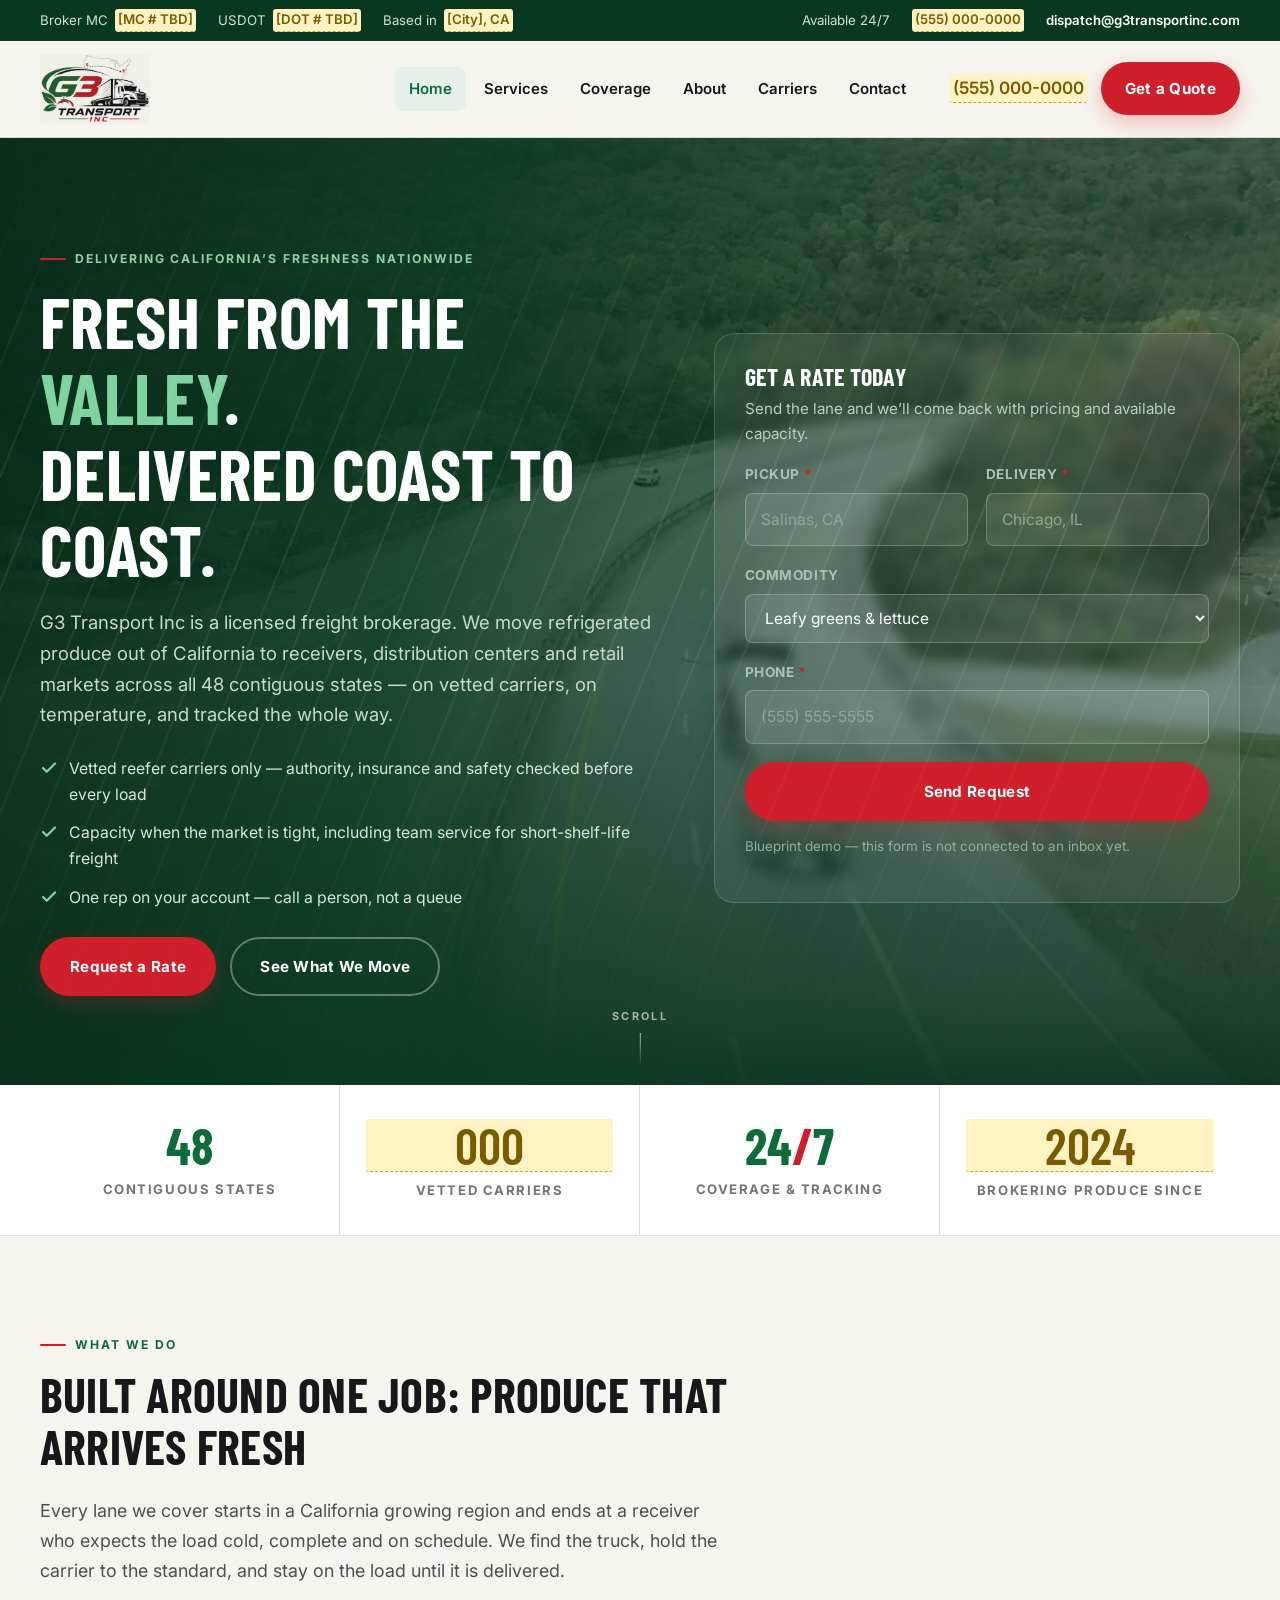
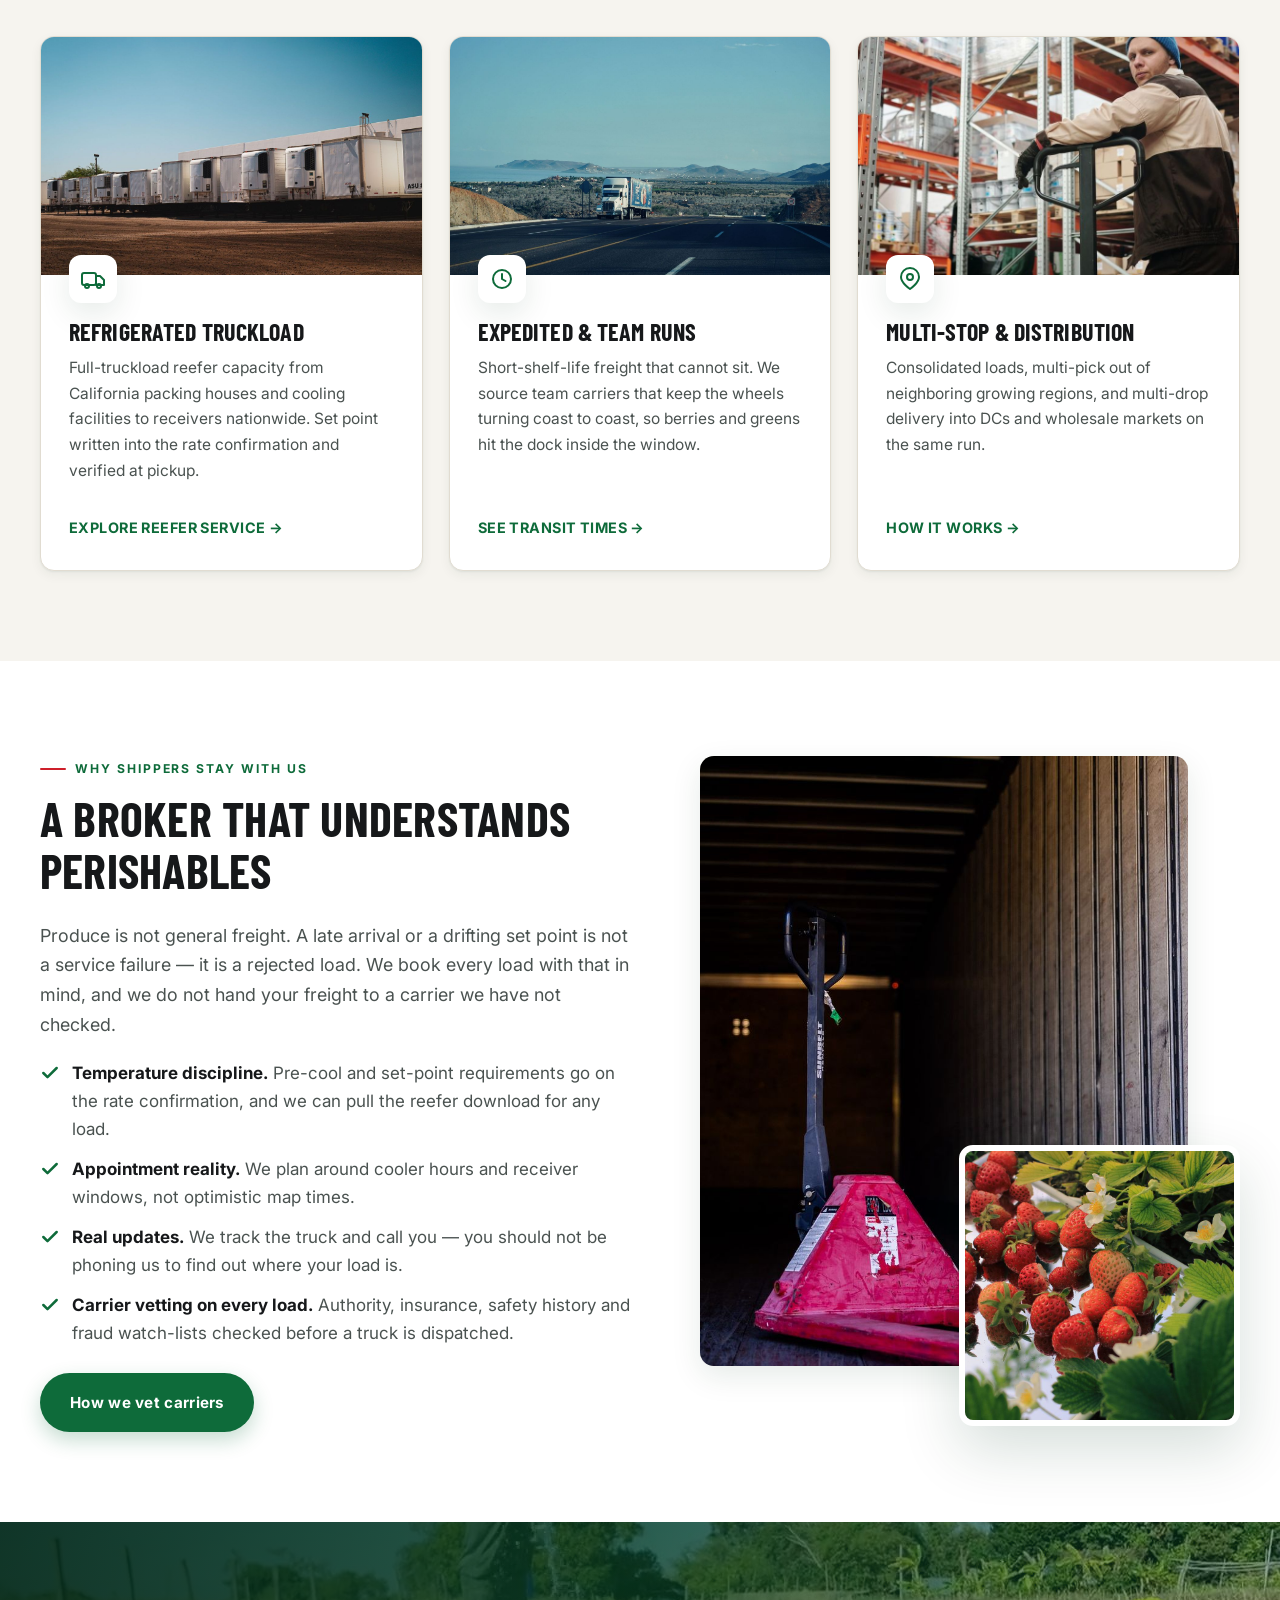
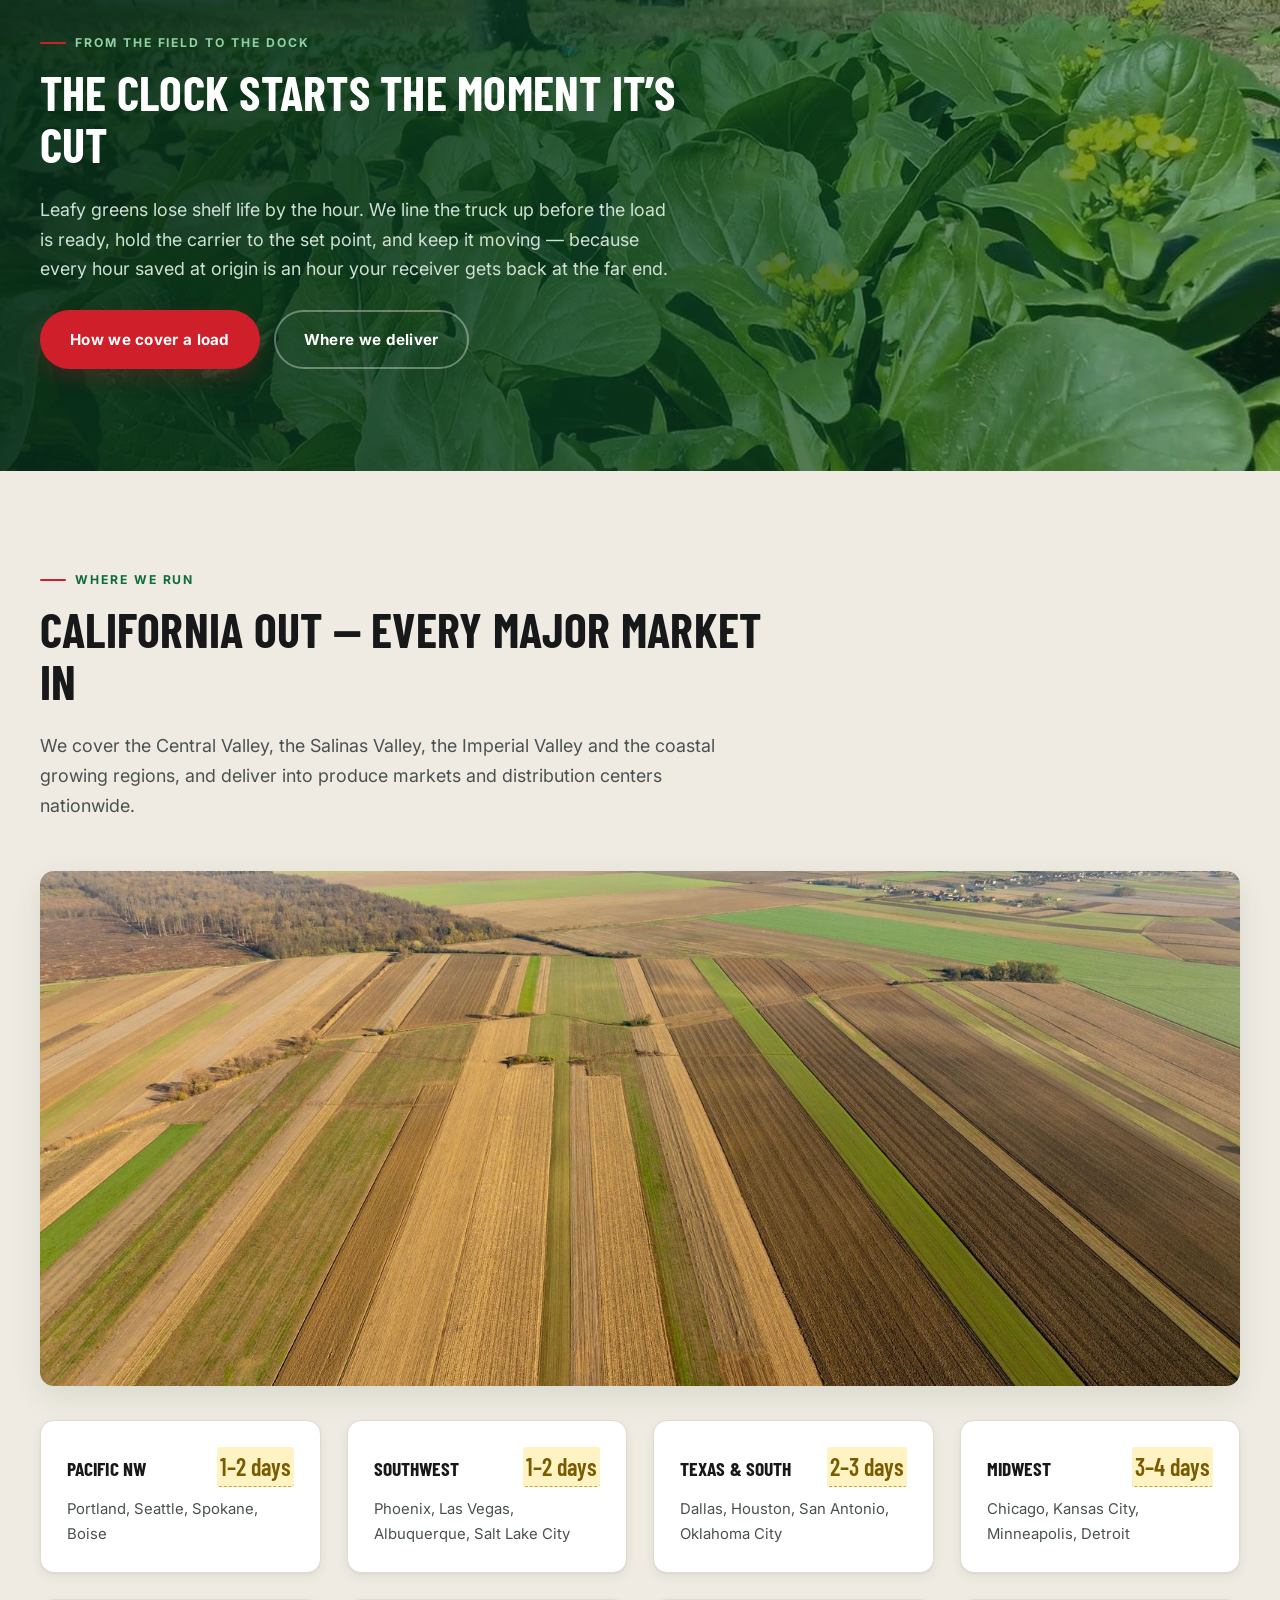
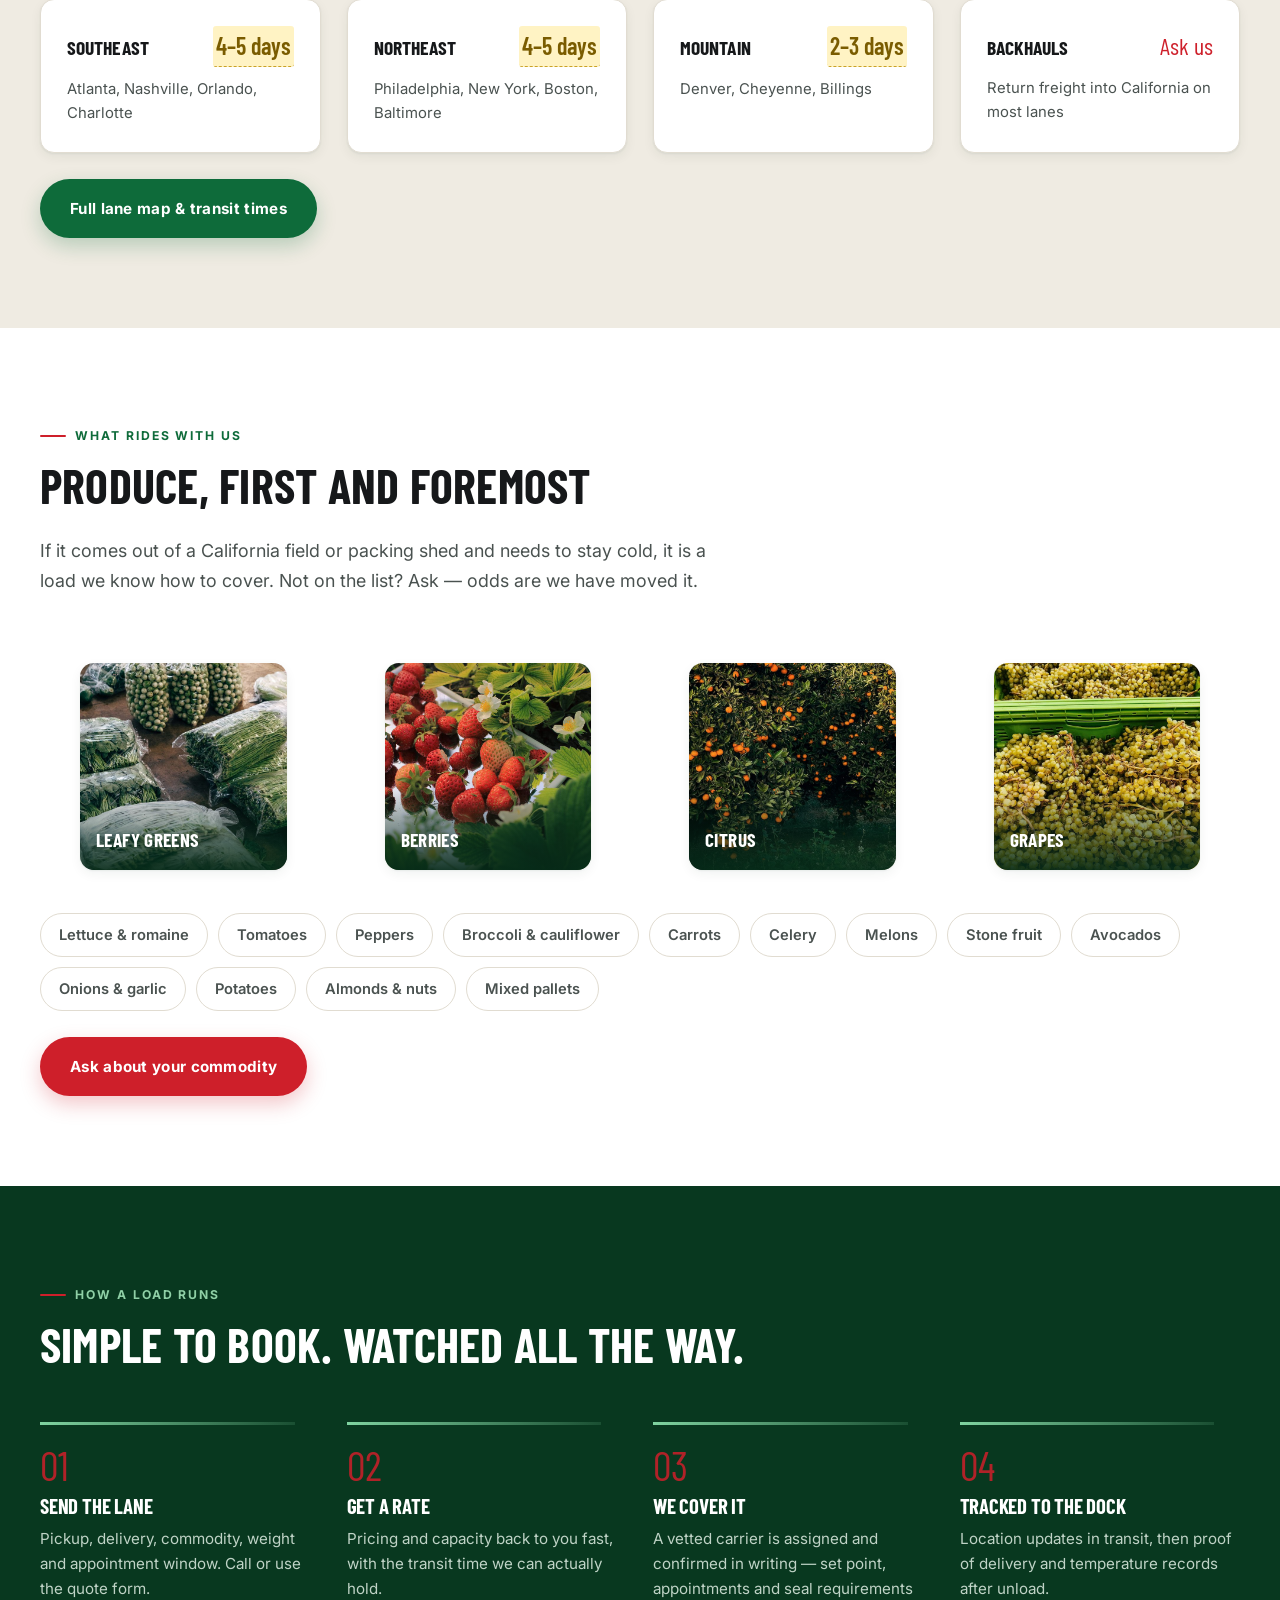
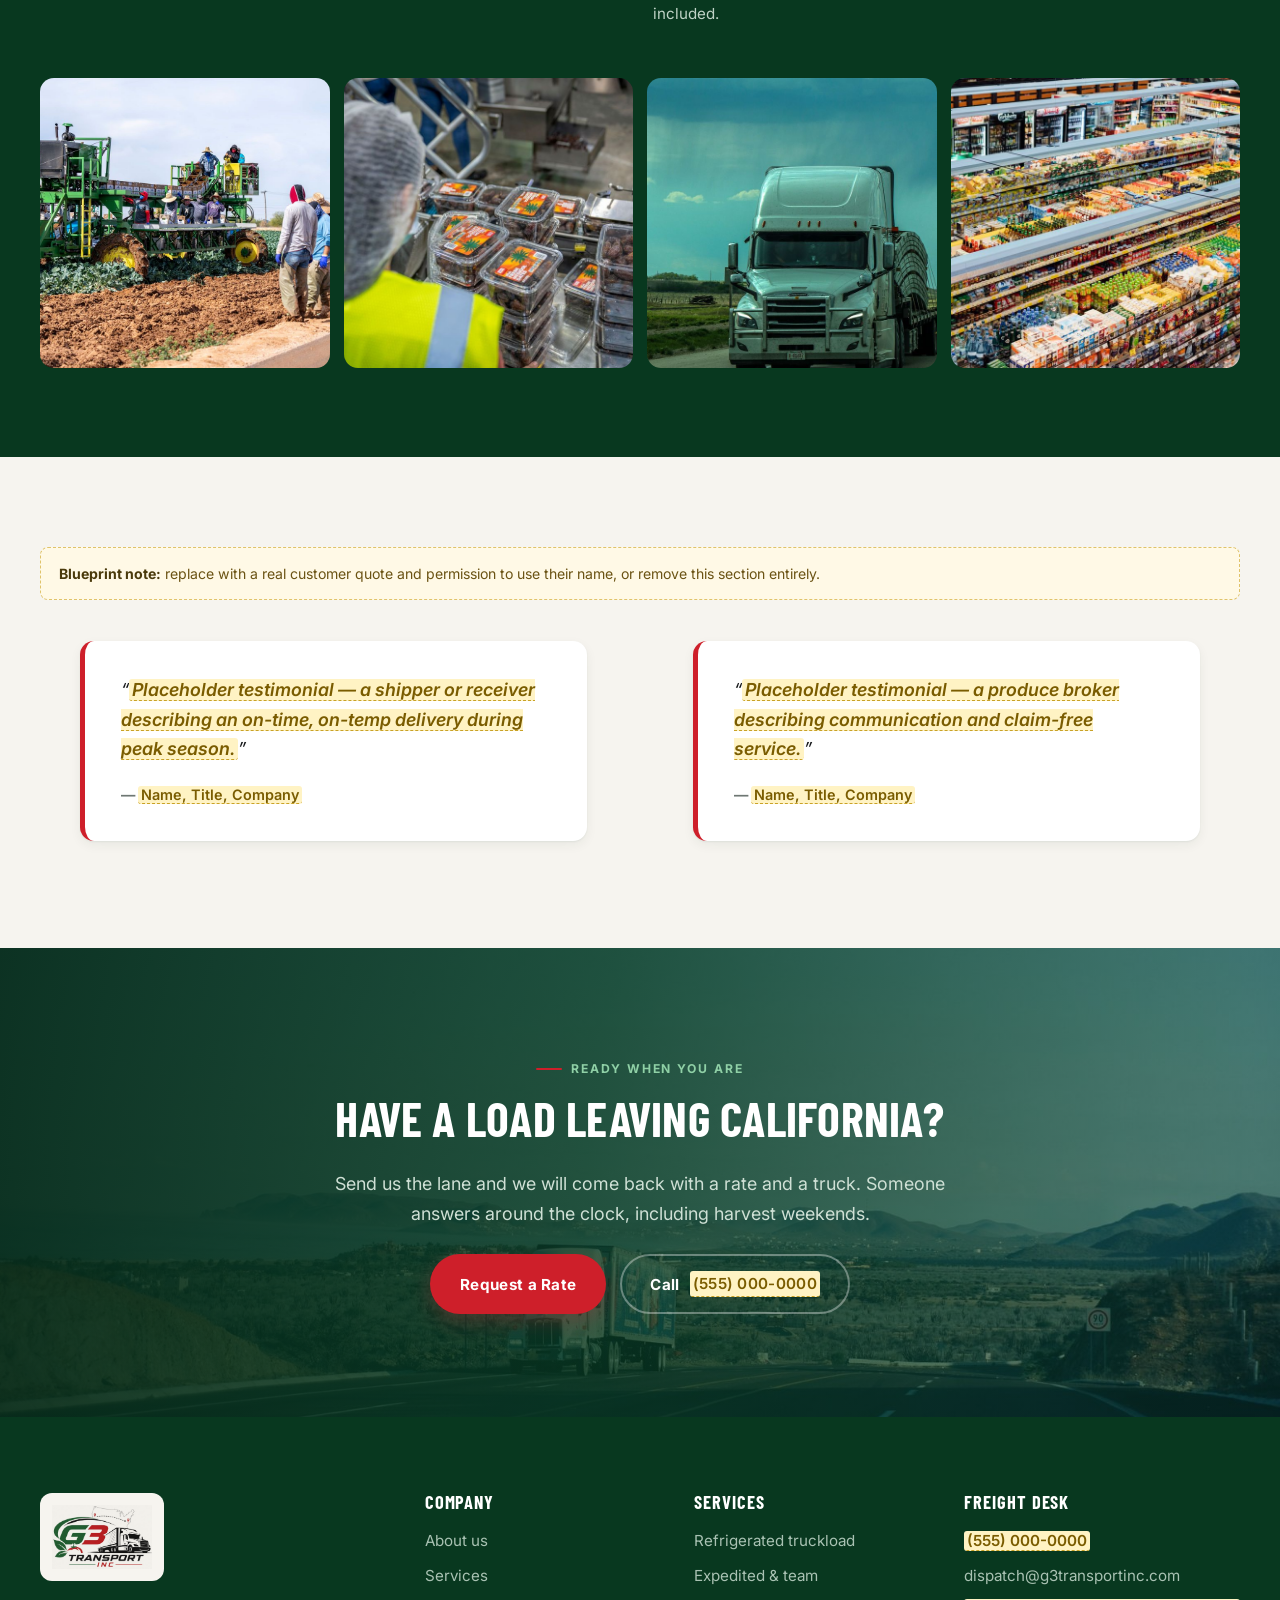
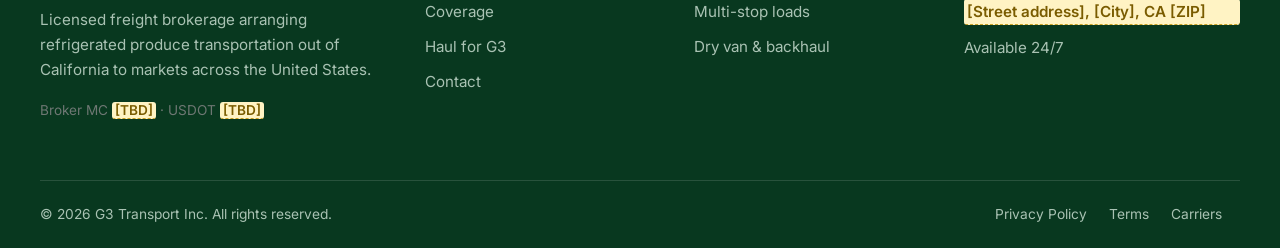
<file: index.html>
<!DOCTYPE html>
<html lang="en">
<head>
<meta charset="utf-8">
<meta name="viewport" content="width=device-width, initial-scale=1">
<title>G3 Transport Inc | California Produce Freight Brokerage</title>
<meta name="description" content="G3 Transport Inc is a licensed freight brokerage moving fresh produce out of California to markets across the United States. Refrigerated truckload capacity from a vetted carrier network, 24/7 dispatch, and temperature-tracked loads.">
<link rel="icon" href="favicon.ico" sizes="any">
<link rel="icon" href="assets/img/favicon-512.png" type="image/png">
<link rel="apple-touch-icon" href="assets/img/apple-touch-icon.png">
<link rel="preconnect" href="https://fonts.googleapis.com">
<link rel="preconnect" href="https://fonts.gstatic.com" crossorigin>
<link href="https://fonts.googleapis.com/css2?family=Barlow+Condensed:wght@600;700&family=Inter:wght@400;500;600;700&display=swap" rel="stylesheet">
<link rel="stylesheet" href="assets/css/styles.css">
</head>
<body>

<!-- ============ TOP BAR ============ -->
<div class="topbar">
  <div class="wrap topbar__row">
    <div class="topbar__list">
      <span>Broker MC <span class="tbd">[MC # TBD]</span></span>
      <span>USDOT <span class="tbd">[DOT # TBD]</span></span>
      <span>Based in <span class="tbd">[City], CA</span></span>
    </div>
    <div class="topbar__list">
      <span>Available 24/7</span>
      <a href="tel:+15550000000" class="tbd">(555) 000-0000</a>
      <a href="mailto:dispatch@g3transportinc.com">dispatch@g3transportinc.com</a>
    </div>
  </div>
</div>

<!-- ============ HEADER ============ -->
<header class="header">
  <div class="wrap header__bar">
    <a class="brand" href="index.html" aria-label="G3 Transport Inc home">
      <img src="assets/img/logo-primary.jpg" alt="G3 Transport Inc" width="620" height="395">
    </a>

    <nav class="nav" id="primary-nav" aria-label="Main">
      <a href="index.html">Home</a>
      <a href="services.html">Services</a>
      <a href="coverage.html">Coverage</a>
      <a href="about.html">About</a>
      <a href="carriers.html">Carriers</a>
      <a href="contact.html">Contact</a>
    </nav>

    <div class="header__cta">
      <a class="header__tel tbd" href="tel:+15550000000">(555) 000-0000</a>
      <a class="btn btn--primary" href="contact.html#quote">Get a Quote</a>
      <button class="navtoggle" type="button" aria-label="Toggle navigation" aria-expanded="false" aria-controls="primary-nav"><span></span></button>
    </div>
  </div>
</header>

<main>

<!-- ============ HERO ============ -->
<section class="hero hero--media">
  <div class="hero__media" aria-hidden="true">
    <img src="assets/img/photos/hero-poster.jpg" alt="" width="1440" height="810">
    <video data-bg autoplay muted loop playsinline preload="metadata" poster="assets/img/photos/hero-poster.jpg">
      <source src="assets/video/hero-road.mp4" type="video/mp4">
    </video>
  </div>
  <div class="hero__scrim" aria-hidden="true"></div>

  <div class="wrap hero__inner">
    <div>
      <span class="eyebrow">Delivering California&rsquo;s freshness nationwide</span>
      <h1>Fresh from the <em>Valley</em>.<br>Delivered coast to coast.</h1>
      <p class="hero__sub">G3 Transport Inc is a licensed freight brokerage. We move refrigerated produce out of California to receivers, distribution centers and retail markets across all 48 contiguous states &mdash; on vetted carriers, on temperature, and tracked the whole way.</p>
      <ul class="hero__points">
        <li>
          <svg width="18" height="18" viewBox="0 0 24 24" fill="none" stroke="currentColor" stroke-width="3" stroke-linecap="round" stroke-linejoin="round" aria-hidden="true"><polyline points="20 6 9 17 4 12"></polyline></svg>
          <span>Vetted reefer carriers only &mdash; authority, insurance and safety checked before every load</span>
        </li>
        <li>
          <svg width="18" height="18" viewBox="0 0 24 24" fill="none" stroke="currentColor" stroke-width="3" stroke-linecap="round" stroke-linejoin="round" aria-hidden="true"><polyline points="20 6 9 17 4 12"></polyline></svg>
          <span>Capacity when the market is tight, including team service for short-shelf-life freight</span>
        </li>
        <li>
          <svg width="18" height="18" viewBox="0 0 24 24" fill="none" stroke="currentColor" stroke-width="3" stroke-linecap="round" stroke-linejoin="round" aria-hidden="true"><polyline points="20 6 9 17 4 12"></polyline></svg>
          <span>One rep on your account &mdash; call a person, not a queue</span>
        </li>
      </ul>
      <div class="btn-row">
        <a class="btn btn--primary" href="contact.html#quote">Request a Rate</a>
        <a class="btn btn--ghost" href="services.html">See What We Move</a>
      </div>
    </div>

    <!-- Quick quote card -->
    <aside class="hero__card">
      <h3>Get a rate today</h3>
      <p>Send the lane and we&rsquo;ll come back with pricing and available capacity.</p>
      <form data-demo-form>
        <div class="field__row">
          <div class="field">
            <label for="h-from">Pickup <span class="req">*</span></label>
            <input id="h-from" name="from" type="text" placeholder="Salinas, CA" required>
          </div>
          <div class="field">
            <label for="h-to">Delivery <span class="req">*</span></label>
            <input id="h-to" name="to" type="text" placeholder="Chicago, IL" required>
          </div>
        </div>
        <div class="field">
          <label for="h-commodity">Commodity</label>
          <select id="h-commodity" name="commodity">
            <option>Leafy greens &amp; lettuce</option>
            <option>Berries &amp; soft fruit</option>
            <option>Citrus</option>
            <option>Tomatoes &amp; peppers</option>
            <option>Melons</option>
            <option>Root vegetables</option>
            <option>Mixed / other</option>
          </select>
        </div>
        <div class="field">
          <label for="h-phone">Phone <span class="req">*</span></label>
          <input id="h-phone" name="phone" type="tel" placeholder="(555) 555-5555" required>
        </div>
        <button class="btn btn--primary btn--wide" type="submit">Send Request</button>
        <p class="form__note">Blueprint demo &mdash; this form is not connected to an inbox yet.</p>
        <div class="formmsg">Thanks &mdash; one of our reps will follow up shortly.</div>
      </form>
    </aside>
  </div>

  <div class="scrollcue" aria-hidden="true"><span>Scroll</span><i></i></div>
</section>

<!-- ============ STATS ============ -->
<section class="stats">
  <div class="wrap">
    <div class="stats__grid">
      <div class="stat">
        <div class="stat__num">48</div>
        <div class="stat__label">Contiguous states</div>
      </div>
      <div class="stat">
        <div class="stat__num tbd">000</div>
        <div class="stat__label">Vetted carriers</div>
      </div>
      <div class="stat">
        <div class="stat__num">24<span>/</span>7</div>
        <div class="stat__label">Coverage &amp; tracking</div>
      </div>
      <div class="stat">
        <div class="stat__num tbd">2024</div>
        <div class="stat__label">Brokering produce since</div>
      </div>
    </div>
  </div>
</section>

<!-- ============ SERVICES ============ -->
<section class="section section--cream">
  <div class="wrap">
    <div class="section-head">
      <span class="eyebrow">What we do</span>
      <h2>Built around one job: produce that arrives fresh</h2>
      <p class="lead">Every lane we cover starts in a California growing region and ends at a receiver who expects the load cold, complete and on schedule. We find the truck, hold the carrier to the standard, and stay on the load until it is delivered.</p>
    </div>

    <div class="grid g-3">
      <article class="card card--photo reveal">
        <span class="media media--zoom">
          <img src="assets/img/photos/reefer-row.jpg" alt="A line of refrigerated trailers staged at a yard" width="1400" height="788" loading="lazy">
        </span>
        <div class="card__body">
          <div class="icon" aria-hidden="true">
            <svg width="24" height="24" viewBox="0 0 24 24" fill="none" stroke="currentColor" stroke-width="2" stroke-linecap="round" stroke-linejoin="round"><rect x="1" y="6" width="14" height="12" rx="2"></rect><path d="M15 9h4l4 4v5h-8z"></path><circle cx="6" cy="19" r="2"></circle><circle cx="18" cy="19" r="2"></circle></svg>
          </div>
          <h3>Refrigerated truckload</h3>
          <p>Full-truckload reefer capacity from California packing houses and cooling facilities to receivers nationwide. Set point written into the rate confirmation and verified at pickup.</p>
          <a class="card__link" href="services.html#reefer">Explore reefer service &rarr;</a>
        </div>
      </article>

      <article class="card card--photo reveal">
        <span class="media media--zoom">
          <img src="assets/img/photos/truck-highway.jpg" alt="Semi truck running a highway through open country" width="1600" height="900" loading="lazy">
        </span>
        <div class="card__body">
          <div class="icon icon--red" aria-hidden="true">
            <svg width="24" height="24" viewBox="0 0 24 24" fill="none" stroke="currentColor" stroke-width="2" stroke-linecap="round" stroke-linejoin="round"><circle cx="12" cy="12" r="9"></circle><polyline points="12 7 12 12 15.5 14"></polyline></svg>
          </div>
          <h3>Expedited &amp; team runs</h3>
          <p>Short-shelf-life freight that cannot sit. We source team carriers that keep the wheels turning coast to coast, so berries and greens hit the dock inside the window.</p>
          <a class="card__link" href="services.html#expedited">See transit times &rarr;</a>
        </div>
      </article>

      <article class="card card--photo reveal">
        <span class="media media--zoom">
          <img src="assets/img/photos/warehouse.jpg" alt="Worker moving pallets inside a distribution warehouse" width="800" height="1000" loading="lazy">
        </span>
        <div class="card__body">
          <div class="icon" aria-hidden="true">
            <svg width="24" height="24" viewBox="0 0 24 24" fill="none" stroke="currentColor" stroke-width="2" stroke-linecap="round" stroke-linejoin="round"><path d="M21 10c0 6-9 12-9 12s-9-6-9-12a9 9 0 0 1 18 0z"></path><circle cx="12" cy="10" r="3"></circle></svg>
          </div>
          <h3>Multi-stop &amp; distribution</h3>
          <p>Consolidated loads, multi-pick out of neighboring growing regions, and multi-drop delivery into DCs and wholesale markets on the same run.</p>
          <a class="card__link" href="services.html#multistop">How it works &rarr;</a>
        </div>
      </article>
    </div>
  </div>
</section>

<!-- ============ WHY US ============ -->
<section class="section section--white">
  <div class="wrap split">
    <div>
      <span class="eyebrow">Why shippers stay with us</span>
      <h2>A broker that understands perishables</h2>
      <p class="lead">Produce is not general freight. A late arrival or a drifting set point is not a service failure &mdash; it is a rejected load. We book every load with that in mind, and we do not hand your freight to a carrier we have not checked.</p>
      <ul class="checks">
        <li>
          <svg width="20" height="20" viewBox="0 0 24 24" fill="none" stroke="currentColor" stroke-width="3" stroke-linecap="round" stroke-linejoin="round" aria-hidden="true"><polyline points="20 6 9 17 4 12"></polyline></svg>
          <span><strong>Temperature discipline.</strong> Pre-cool and set-point requirements go on the rate confirmation, and we can pull the reefer download for any load.</span>
        </li>
        <li>
          <svg width="20" height="20" viewBox="0 0 24 24" fill="none" stroke="currentColor" stroke-width="3" stroke-linecap="round" stroke-linejoin="round" aria-hidden="true"><polyline points="20 6 9 17 4 12"></polyline></svg>
          <span><strong>Appointment reality.</strong> We plan around cooler hours and receiver windows, not optimistic map times.</span>
        </li>
        <li>
          <svg width="20" height="20" viewBox="0 0 24 24" fill="none" stroke="currentColor" stroke-width="3" stroke-linecap="round" stroke-linejoin="round" aria-hidden="true"><polyline points="20 6 9 17 4 12"></polyline></svg>
          <span><strong>Real updates.</strong> We track the truck and call you &mdash; you should not be phoning us to find out where your load is.</span>
        </li>
        <li>
          <svg width="20" height="20" viewBox="0 0 24 24" fill="none" stroke="currentColor" stroke-width="3" stroke-linecap="round" stroke-linejoin="round" aria-hidden="true"><polyline points="20 6 9 17 4 12"></polyline></svg>
          <span><strong>Carrier vetting on every load.</strong> Authority, insurance, safety history and fraud watch-lists checked before a truck is dispatched.</span>
        </li>
      </ul>
      <div class="btn-row">
        <a class="btn btn--green" href="about.html">How we vet carriers</a>
      </div>
    </div>

    <div class="reveal">
      <div class="media-duo">
        <span class="media media--4x5 media--shadow">
          <img src="assets/img/photos/trailer-interior.jpg" alt="Inside a clean, empty refrigerated trailer ready to load" width="800" height="1000" loading="lazy">
        </span>
        <span class="media media--1x1 media-duo__b">
          <img src="assets/img/photos/strawberries.jpg" alt="Freshly picked strawberries in a field crate" width="800" height="800" loading="lazy">
        </span>
      </div>
    </div>
  </div>
</section>

<!-- ============ FIELD VIDEO BAND ============ -->
<section class="band">
  <div class="band__bg" aria-hidden="true">
    <img src="assets/img/photos/field-greens-poster.jpg" alt="" width="1280" height="720">
    <video data-bg muted loop playsinline preload="none" poster="assets/img/photos/field-greens-poster.jpg">
      <source src="assets/video/field-greens.mp4" type="video/mp4">
    </video>
  </div>
  <div class="wrap">
    <div class="band__inner">
      <span class="eyebrow">From the field to the dock</span>
      <h2>The clock starts the moment it&rsquo;s cut</h2>
      <p class="lead">Leafy greens lose shelf life by the hour. We line the truck up before the load is ready, hold the carrier to the set point, and keep it moving &mdash; because every hour saved at origin is an hour your receiver gets back at the far end.</p>
      <div class="btn-row">
        <a class="btn btn--primary" href="services.html">How we cover a load</a>
        <a class="btn btn--ghost" href="coverage.html">Where we deliver</a>
      </div>
    </div>
  </div>
</section>

<!-- ============ COVERAGE ============ -->
<section class="section section--sand">
  <div class="wrap">
    <div class="section-head">
      <span class="eyebrow">Where we run</span>
      <h2>California out &mdash; every major market in</h2>
      <p class="lead">We cover the Central Valley, the Salinas Valley, the Imperial Valley and the coastal growing regions, and deliver into produce markets and distribution centers nationwide.</p>
    </div>

    <span class="media media--21x9 media--shadow reveal" style="margin-bottom:34px">
      <img src="assets/img/photos/aerial-farmland.jpg" alt="Aerial view of California farmland stretching to the horizon" width="1600" height="686" loading="lazy">
    </span>

    <div class="grid g-4">
      <div class="region reveal">
        <div class="region__top"><h3>Pacific NW</h3><span class="region__time tbd">1&ndash;2 days</span></div>
        <p>Portland, Seattle, Spokane, Boise</p>
      </div>
      <div class="region reveal">
        <div class="region__top"><h3>Southwest</h3><span class="region__time tbd">1&ndash;2 days</span></div>
        <p>Phoenix, Las Vegas, Albuquerque, Salt Lake City</p>
      </div>
      <div class="region reveal">
        <div class="region__top"><h3>Texas &amp; South</h3><span class="region__time tbd">2&ndash;3 days</span></div>
        <p>Dallas, Houston, San Antonio, Oklahoma City</p>
      </div>
      <div class="region reveal">
        <div class="region__top"><h3>Midwest</h3><span class="region__time tbd">3&ndash;4 days</span></div>
        <p>Chicago, Kansas City, Minneapolis, Detroit</p>
      </div>
      <div class="region reveal">
        <div class="region__top"><h3>Southeast</h3><span class="region__time tbd">4&ndash;5 days</span></div>
        <p>Atlanta, Nashville, Orlando, Charlotte</p>
      </div>
      <div class="region reveal">
        <div class="region__top"><h3>Northeast</h3><span class="region__time tbd">4&ndash;5 days</span></div>
        <p>Philadelphia, New York, Boston, Baltimore</p>
      </div>
      <div class="region reveal">
        <div class="region__top"><h3>Mountain</h3><span class="region__time tbd">2&ndash;3 days</span></div>
        <p>Denver, Cheyenne, Billings</p>
      </div>
      <div class="region reveal">
        <div class="region__top"><h3>Backhauls</h3><span class="region__time">Ask us</span></div>
        <p>Return freight into California on most lanes</p>
      </div>
    </div>

    <div class="btn-row">
      <a class="btn btn--green" href="coverage.html">Full lane map &amp; transit times</a>
    </div>
  </div>
</section>

<!-- ============ COMMODITIES ============ -->
<section class="section section--white">
  <div class="wrap">
    <div class="section-head">
      <span class="eyebrow">What rides with us</span>
      <h2>Produce, first and foremost</h2>
      <p class="lead">If it comes out of a California field or packing shed and needs to stay cold, it is a load we know how to cover. Not on the list? Ask &mdash; odds are we have moved it.</p>
    </div>

    <div class="tiles reveal">
      <figure class="tile">
        <img src="assets/img/photos/greens-packed.jpg" alt="Packed leafy greens ready for the cooler" width="700" height="700" loading="lazy">
        <b>Leafy greens</b>
      </figure>
      <figure class="tile">
        <img src="assets/img/photos/strawberries.jpg" alt="Strawberries in a harvest crate" width="800" height="800" loading="lazy">
        <b>Berries</b>
      </figure>
      <figure class="tile">
        <img src="assets/img/photos/orange-grove.jpg" alt="Oranges ripening on the tree" width="700" height="700" loading="lazy">
        <b>Citrus</b>
      </figure>
      <figure class="tile">
        <img src="assets/img/photos/grapes.jpg" alt="Freshly picked green grapes in field crates" width="700" height="700" loading="lazy">
        <b>Grapes</b>
      </figure>
    </div>

    <ul class="chips" style="margin-top:26px">
      <li>Lettuce &amp; romaine</li>
      <li>Tomatoes</li>
      <li>Peppers</li>
      <li>Broccoli &amp; cauliflower</li>
      <li>Carrots</li>
      <li>Celery</li>
      <li>Melons</li>
      <li>Stone fruit</li>
      <li>Avocados</li>
      <li>Onions &amp; garlic</li>
      <li>Potatoes</li>
      <li>Almonds &amp; nuts</li>
      <li>Mixed pallets</li>
    </ul>

    <div class="btn-row">
      <a class="btn btn--primary" href="contact.html#quote">Ask about your commodity</a>
    </div>
  </div>
</section>

<!-- ============ PROCESS ============ -->
<section class="section section--dark">
  <div class="wrap">
    <div class="section-head">
      <span class="eyebrow">How a load runs</span>
      <h2>Simple to book. Watched all the way.</h2>
    </div>
    <div class="steps">
      <div class="step reveal">
        <h4>Send the lane</h4>
        <p>Pickup, delivery, commodity, weight and appointment window. Call or use the quote form.</p>
      </div>
      <div class="step reveal">
        <h4>Get a rate</h4>
        <p>Pricing and capacity back to you fast, with the transit time we can actually hold.</p>
      </div>
      <div class="step reveal">
        <h4>We cover it</h4>
        <p>A vetted carrier is assigned and confirmed in writing &mdash; set point, appointments and seal requirements included.</p>
      </div>
      <div class="step reveal">
        <h4>Tracked to the dock</h4>
        <p>Location updates in transit, then proof of delivery and temperature records after unload.</p>
      </div>
    </div>

    <div class="strip reveal" style="margin-top:52px">
      <span class="media media--zoom"><img src="assets/img/photos/harvest-crew.jpg" alt="Harvest crew working a California field" width="1200" height="800" loading="lazy"></span>
      <span class="media media--zoom"><img src="assets/img/photos/packing-line.jpg" alt="Berries moving down a packing line" width="900" height="600" loading="lazy"></span>
      <span class="media media--zoom"><img src="assets/img/photos/truck-front.jpg" alt="Tractor unit rolling out on the highway" width="700" height="875" loading="lazy"></span>
      <span class="media media--zoom"><img src="assets/img/photos/market-aisle.jpg" alt="Fresh produce on display at a retail market" width="900" height="600" loading="lazy"></span>
    </div>
  </div>
</section>

<!-- ============ TESTIMONIAL ============ -->
<section class="section section--cream">
  <div class="wrap">
    <p class="note"><strong>Blueprint note:</strong> replace with a real customer quote and permission to use their name, or remove this section entirely.</p>
    <div class="grid g-2">
      <blockquote class="quote">
        <p>&ldquo;<span class="tbd">Placeholder testimonial &mdash; a shipper or receiver describing an on-time, on-temp delivery during peak season.</span>&rdquo;</p>
        <footer>&mdash; <span class="tbd">Name, Title, Company</span></footer>
      </blockquote>
      <blockquote class="quote">
        <p>&ldquo;<span class="tbd">Placeholder testimonial &mdash; a produce broker describing communication and claim-free service.</span>&rdquo;</p>
        <footer>&mdash; <span class="tbd">Name, Title, Company</span></footer>
      </blockquote>
    </div>
  </div>
</section>

<!-- ============ CTA BAND ============ -->
<section class="band band--center">
  <div class="band__bg" aria-hidden="true">
    <img src="assets/img/photos/truck-highway.jpg" alt="" width="1600" height="900" loading="lazy">
  </div>
  <div class="wrap">
    <div class="band__inner">
      <span class="eyebrow" style="justify-content:center">Ready when you are</span>
      <h2>Have a load leaving California?</h2>
      <p class="lead">Send us the lane and we will come back with a rate and a truck. Someone answers around the clock, including harvest weekends.</p>
      <div class="btn-row">
        <a class="btn btn--primary" href="contact.html#quote">Request a Rate</a>
        <a class="btn btn--ghost" href="tel:+15550000000">Call <span class="tbd">(555) 000-0000</span></a>
      </div>
    </div>
  </div>
</section>

</main>

<!-- ============ FOOTER ============ -->
<footer class="footer">
  <div class="wrap">
    <div class="footer__grid">
      <div>
        <span class="footer__logo"><img src="assets/img/logo-primary.jpg" alt="G3 Transport Inc" width="620" height="395"></span>
        <p>Licensed freight brokerage arranging refrigerated produce transportation out of California to markets across the United States.</p>
        <p class="muted" style="font-size:.85rem">Broker MC <span class="tbd">[TBD]</span> &middot; USDOT <span class="tbd">[TBD]</span></p>
      </div>
      <div>
        <h4>Company</h4>
        <ul>
          <li><a href="about.html">About us</a></li>
          <li><a href="services.html">Services</a></li>
          <li><a href="coverage.html">Coverage</a></li>
          <li><a href="carriers.html">Haul for G3</a></li>
          <li><a href="contact.html">Contact</a></li>
        </ul>
      </div>
      <div>
        <h4>Services</h4>
        <ul>
          <li><a href="services.html#reefer">Refrigerated truckload</a></li>
          <li><a href="services.html#expedited">Expedited &amp; team</a></li>
          <li><a href="services.html#multistop">Multi-stop loads</a></li>
          <li><a href="services.html#dry">Dry van &amp; backhaul</a></li>
        </ul>
      </div>
      <div>
        <h4>Freight desk</h4>
        <ul>
          <li><a class="tbd" href="tel:+15550000000">(555) 000-0000</a></li>
          <li><a href="mailto:dispatch@g3transportinc.com">dispatch@g3transportinc.com</a></li>
          <li class="tbd">[Street address], [City], CA [ZIP]</li>
          <li>Available 24/7</li>
        </ul>
      </div>
    </div>
    <div class="footer__bottom">
      <div>&copy; <span data-year>2026</span> G3 Transport Inc. All rights reserved.</div>
      <div>
        <a href="#">Privacy Policy</a>
        <a href="#">Terms</a>
        <a href="carriers.html">Carriers</a>
      </div>
    </div>
  </div>
</footer>

<script src="assets/js/main.js"></script>
</body>
</html>
</file>
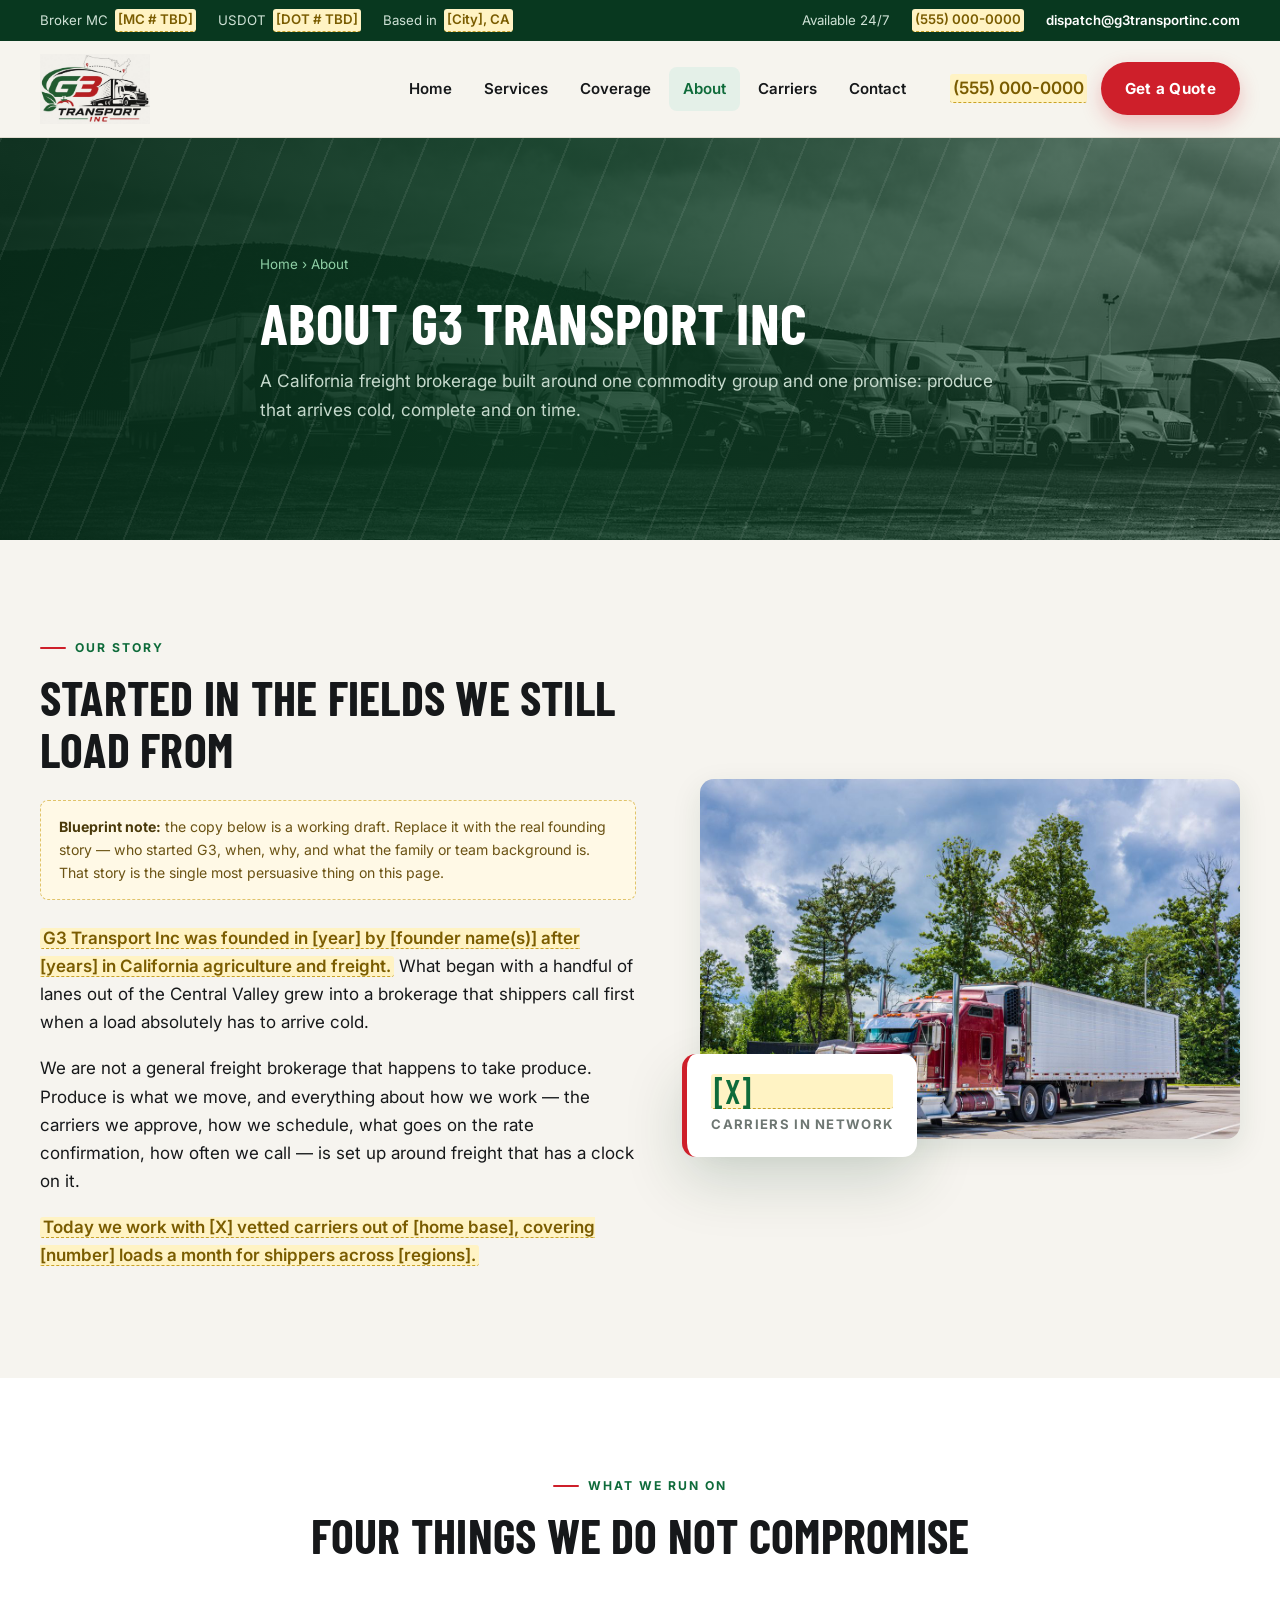
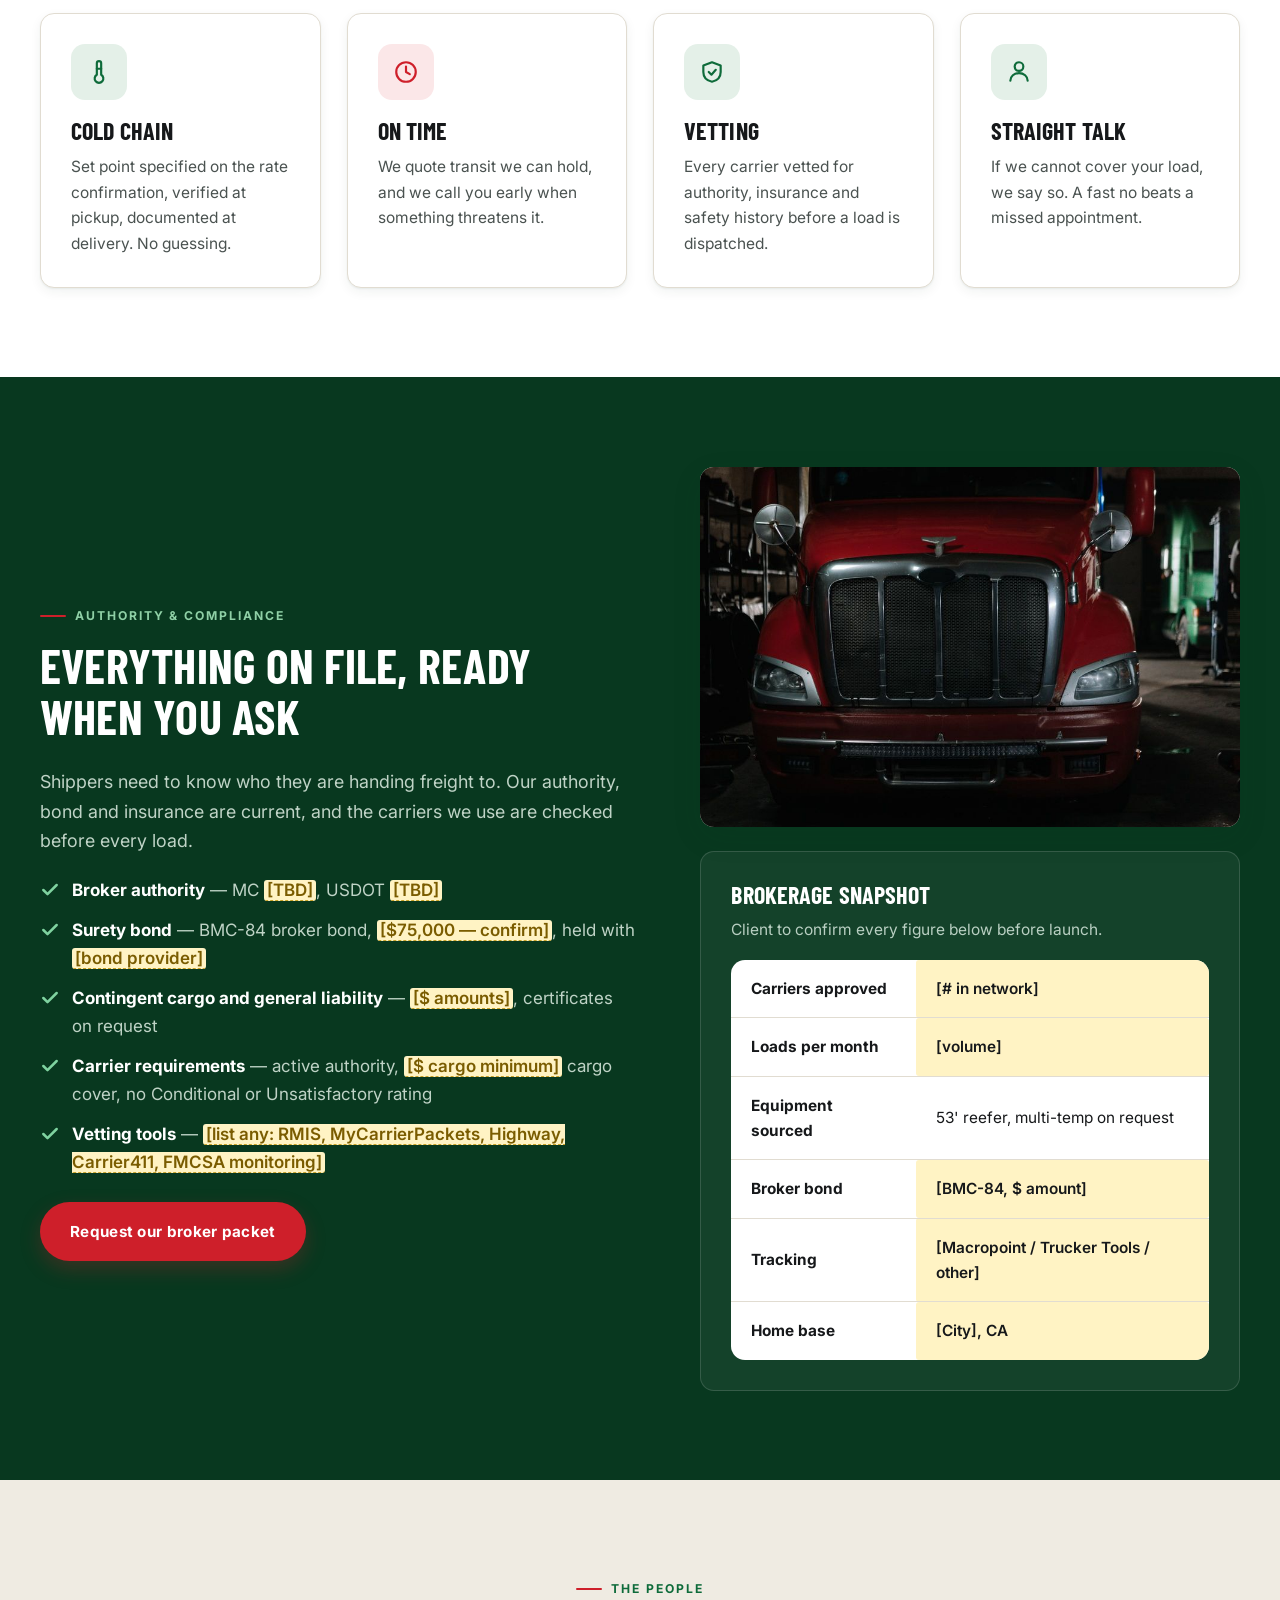
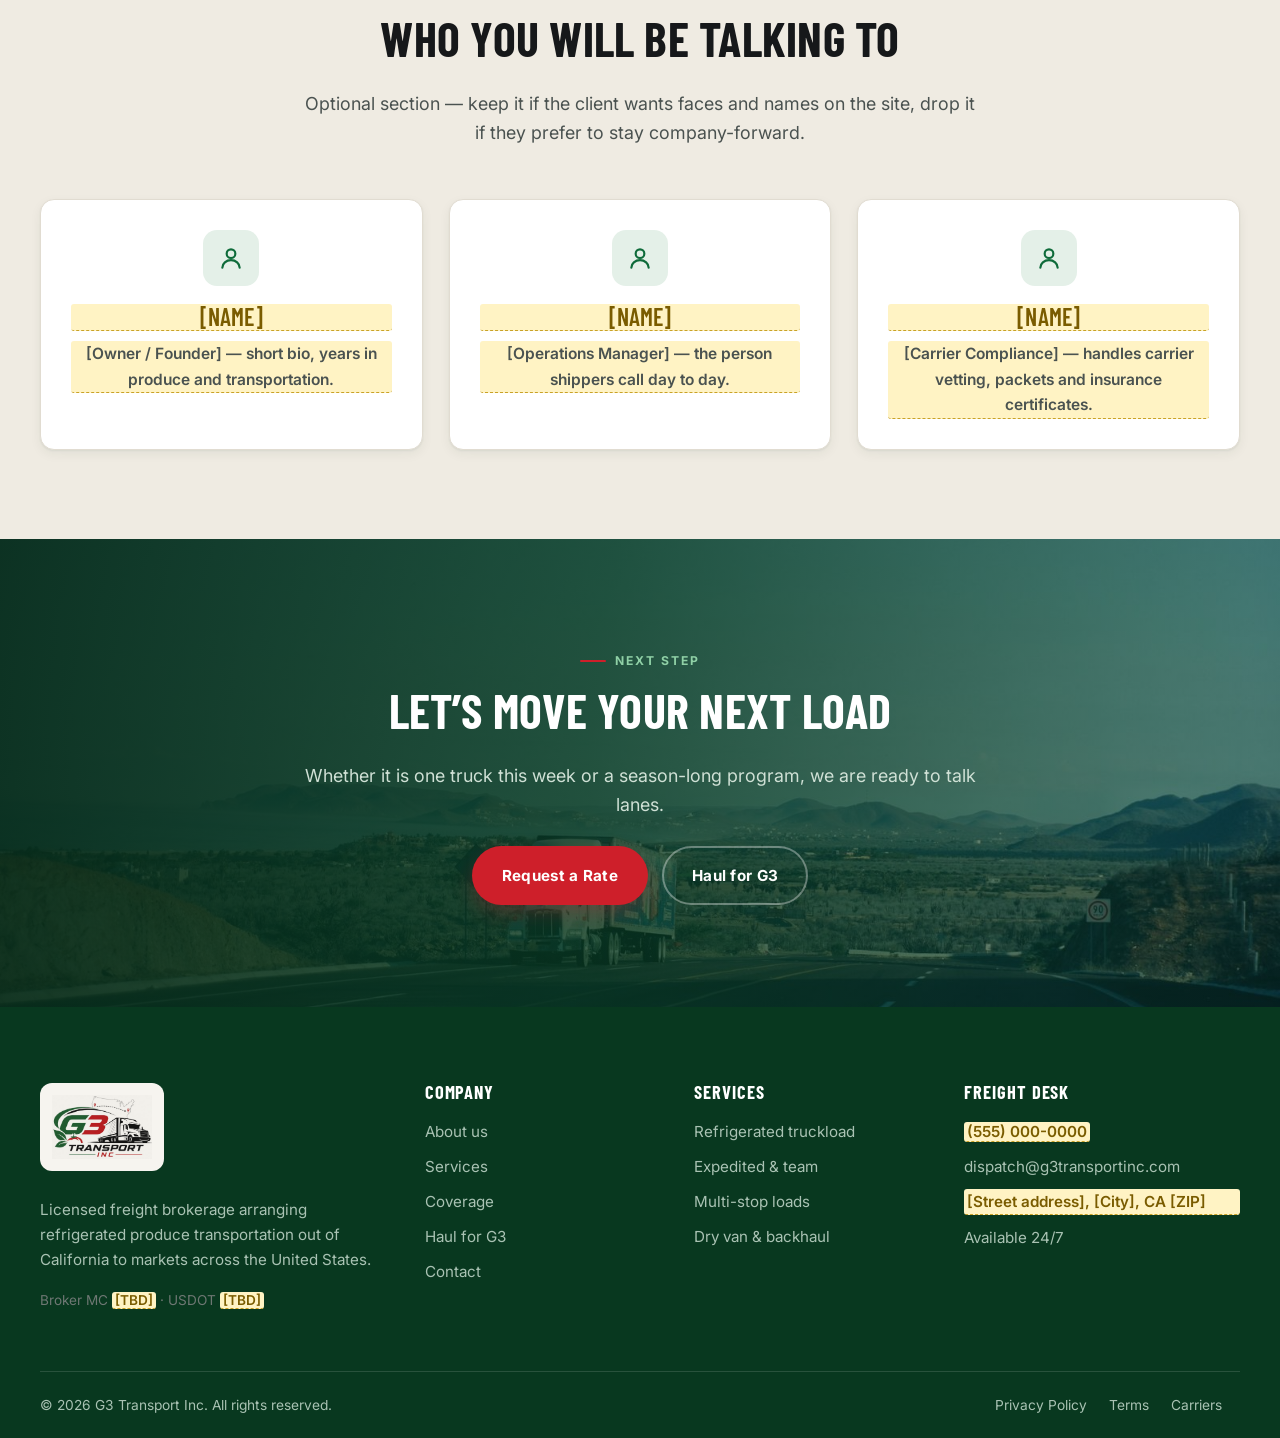
<file: about.html>
<!DOCTYPE html>
<html lang="en">
<head>
<meta charset="utf-8">
<meta name="viewport" content="width=device-width, initial-scale=1">
<title>About | G3 Transport Inc</title>
<meta name="description" content="G3 Transport Inc is a California-based licensed freight brokerage arranging refrigerated produce transportation to markets across the United States.">
<link rel="icon" href="favicon.ico" sizes="any">
<link rel="icon" href="assets/img/favicon-512.png" type="image/png">
<link rel="apple-touch-icon" href="assets/img/apple-touch-icon.png">
<link rel="preconnect" href="https://fonts.googleapis.com">
<link rel="preconnect" href="https://fonts.gstatic.com" crossorigin>
<link href="https://fonts.googleapis.com/css2?family=Barlow+Condensed:wght@600;700&family=Inter:wght@400;500;600;700&display=swap" rel="stylesheet">
<link rel="stylesheet" href="assets/css/styles.css">
</head>
<body>

<div class="topbar">
  <div class="wrap topbar__row">
    <div class="topbar__list">
      <span>Broker MC <span class="tbd">[MC # TBD]</span></span>
      <span>USDOT <span class="tbd">[DOT # TBD]</span></span>
      <span>Based in <span class="tbd">[City], CA</span></span>
    </div>
    <div class="topbar__list">
      <span>Available 24/7</span>
      <a href="tel:+15550000000" class="tbd">(555) 000-0000</a>
      <a href="mailto:dispatch@g3transportinc.com">dispatch@g3transportinc.com</a>
    </div>
  </div>
</div>

<header class="header">
  <div class="wrap header__bar">
    <a class="brand" href="index.html" aria-label="G3 Transport Inc home">
      <img src="assets/img/logo-primary.jpg" alt="G3 Transport Inc" width="620" height="395">
    </a>
    <nav class="nav" id="primary-nav" aria-label="Main">
      <a href="index.html">Home</a>
      <a href="services.html">Services</a>
      <a href="coverage.html">Coverage</a>
      <a href="about.html">About</a>
      <a href="carriers.html">Carriers</a>
      <a href="contact.html">Contact</a>
    </nav>
    <div class="header__cta">
      <a class="header__tel tbd" href="tel:+15550000000">(555) 000-0000</a>
      <a class="btn btn--primary" href="contact.html#quote">Get a Quote</a>
      <button class="navtoggle" type="button" aria-label="Toggle navigation" aria-expanded="false" aria-controls="primary-nav"><span></span></button>
    </div>
  </div>
</header>

<main>

<section class="pagehero pagehero--photo">
  <div class="pagehero__bg" aria-hidden="true">
    <img src="assets/img/photos/fleet-bw.jpg" alt="" width="1400" height="600">
  </div>
  <div class="wrap pagehero__inner">
    <div class="crumbs"><a href="index.html">Home</a> &rsaquo; About</div>
    <h1>About G3 Transport Inc</h1>
    <p>A California freight brokerage built around one commodity group and one promise: produce that arrives cold, complete and on time.</p>
  </div>
</section>

<!-- STORY -->
<section class="section section--cream">
  <div class="wrap split">
    <div>
      <span class="eyebrow">Our story</span>
      <h2>Started in the fields we still load from</h2>
      <p class="note"><strong>Blueprint note:</strong> the copy below is a working draft. Replace it with the real founding story &mdash; who started G3, when, why, and what the family or team background is. That story is the single most persuasive thing on this page.</p>
      <p><span class="tbd">G3 Transport Inc was founded in [year] by [founder name(s)] after [years] in California agriculture and freight.</span> What began with a handful of lanes out of the Central Valley grew into a brokerage that shippers call first when a load absolutely has to arrive cold.</p>
      <p>We are not a general freight brokerage that happens to take produce. Produce is what we move, and everything about how we work &mdash; the carriers we approve, how we schedule, what goes on the rate confirmation, how often we call &mdash; is set up around freight that has a clock on it.</p>
      <p><span class="tbd">Today we work with [X] vetted carriers out of [home base], covering [number] loads a month for shippers across [regions].</span></p>
    </div>
    <div class="reveal">
      <div class="media-stack">
        <span class="media media--3x2 media--shadow">
          <img src="assets/img/photos/truck-red-parked.jpg" alt="A carrier tractor and refrigerated trailer staged for a produce load" width="1200" height="800" loading="lazy">
        </span>
        <div class="media-stack__badge">
          <strong class="tbd">[X]</strong>
          <span>Carriers in network</span>
        </div>
      </div>
    </div>
  </div>
</section>

<!-- VALUES -->
<section class="section section--white">
  <div class="wrap">
    <div class="section-head center">
      <span class="eyebrow" style="justify-content:center">What we run on</span>
      <h2>Four things we do not compromise</h2>
    </div>
    <div class="grid g-4">
      <article class="card reveal">
        <div class="icon" aria-hidden="true"><svg width="26" height="26" viewBox="0 0 24 24" fill="none" stroke="currentColor" stroke-width="2" stroke-linecap="round" stroke-linejoin="round"><path d="M14 4v10.5a4 4 0 1 1-4 0V4a2 2 0 0 1 4 0z"></path><path d="M10 9h4"></path></svg></div>
        <h3>Cold chain</h3>
        <p>Set point specified on the rate confirmation, verified at pickup, documented at delivery. No guessing.</p>
      </article>
      <article class="card reveal">
        <div class="icon icon--red" aria-hidden="true"><svg width="26" height="26" viewBox="0 0 24 24" fill="none" stroke="currentColor" stroke-width="2" stroke-linecap="round" stroke-linejoin="round"><circle cx="12" cy="12" r="9"></circle><polyline points="12 7 12 12 15.5 14"></polyline></svg></div>
        <h3>On time</h3>
        <p>We quote transit we can hold, and we call you early when something threatens it.</p>
      </article>
      <article class="card reveal">
        <div class="icon" aria-hidden="true"><svg width="26" height="26" viewBox="0 0 24 24" fill="none" stroke="currentColor" stroke-width="2" stroke-linecap="round" stroke-linejoin="round"><path d="M12 3l8 3v6c0 5-3.4 8-8 9-4.6-1-8-4-8-9V6z"></path><polyline points="9 12 11.5 14.5 15.5 10"></polyline></svg></div>
        <h3>Vetting</h3>
        <p>Every carrier vetted for authority, insurance and safety history before a load is dispatched.</p>
      </article>
      <article class="card reveal">
        <div class="icon" aria-hidden="true"><svg width="26" height="26" viewBox="0 0 24 24" fill="none" stroke="currentColor" stroke-width="2" stroke-linecap="round" stroke-linejoin="round"><path d="M4 20c0-4 3.6-7 8-7s8 3 8 7"></path><circle cx="12" cy="7" r="4"></circle></svg></div>
        <h3>Straight talk</h3>
        <p>If we cannot cover your load, we say so. A fast no beats a missed appointment.</p>
      </article>
    </div>
  </div>
</section>

<!-- COMPLIANCE -->
<section class="section section--dark">
  <div class="wrap split">
    <div>
      <span class="eyebrow">Authority &amp; compliance</span>
      <h2>Everything on file, ready when you ask</h2>
      <p class="lead">Shippers need to know who they are handing freight to. Our authority, bond and insurance are current, and the carriers we use are checked before every load.</p>
      <ul class="checks">
        <li><svg width="20" height="20" viewBox="0 0 24 24" fill="none" stroke="currentColor" stroke-width="3" stroke-linecap="round" stroke-linejoin="round" aria-hidden="true"><polyline points="20 6 9 17 4 12"></polyline></svg><span><strong>Broker authority</strong> &mdash; MC <span class="tbd">[TBD]</span>, USDOT <span class="tbd">[TBD]</span></span></li>
        <li><svg width="20" height="20" viewBox="0 0 24 24" fill="none" stroke="currentColor" stroke-width="3" stroke-linecap="round" stroke-linejoin="round" aria-hidden="true"><polyline points="20 6 9 17 4 12"></polyline></svg><span><strong>Surety bond</strong> &mdash; BMC-84 broker bond, <span class="tbd">[$75,000 &mdash; confirm]</span>, held with <span class="tbd">[bond provider]</span></span></li>
        <li><svg width="20" height="20" viewBox="0 0 24 24" fill="none" stroke="currentColor" stroke-width="3" stroke-linecap="round" stroke-linejoin="round" aria-hidden="true"><polyline points="20 6 9 17 4 12"></polyline></svg><span><strong>Contingent cargo and general liability</strong> &mdash; <span class="tbd">[$ amounts]</span>, certificates on request</span></li>
        <li><svg width="20" height="20" viewBox="0 0 24 24" fill="none" stroke="currentColor" stroke-width="3" stroke-linecap="round" stroke-linejoin="round" aria-hidden="true"><polyline points="20 6 9 17 4 12"></polyline></svg><span><strong>Carrier requirements</strong> &mdash; active authority, <span class="tbd">[$ cargo minimum]</span> cargo cover, no Conditional or Unsatisfactory rating</span></li>
        <li><svg width="20" height="20" viewBox="0 0 24 24" fill="none" stroke="currentColor" stroke-width="3" stroke-linecap="round" stroke-linejoin="round" aria-hidden="true"><polyline points="20 6 9 17 4 12"></polyline></svg><span><strong>Vetting tools</strong> &mdash; <span class="tbd">[list any: RMIS, MyCarrierPackets, Highway, Carrier411, FMCSA monitoring]</span></span></li>
      </ul>
      <div class="btn-row">
        <a class="btn btn--primary" href="contact.html">Request our broker packet</a>
      </div>
    </div>
    <div>
      <span class="media media--3x2 media--shadow reveal" style="margin-bottom:24px">
        <img src="assets/img/photos/truck-grille.jpg" alt="A carrier tractor of the kind approved to run G3 loads" width="900" height="600" loading="lazy">
      </span>
      <div class="card">
      <h3>Brokerage snapshot</h3>
      <p>Client to confirm every figure below before launch.</p>
      <div class="table-scroll" style="border:0;box-shadow:none">
        <table class="lanes" style="min-width:0">
          <tbody>
            <tr><td>Carriers approved</td><td class="tbd">[# in network]</td></tr>
            <tr><td>Loads per month</td><td class="tbd">[volume]</td></tr>
            <tr><td>Equipment sourced</td><td>53&#39; reefer, multi-temp on request</td></tr>
            <tr><td>Broker bond</td><td class="tbd">[BMC-84, $ amount]</td></tr>
            <tr><td>Tracking</td><td class="tbd">[Macropoint / Trucker Tools / other]</td></tr>
            <tr><td>Home base</td><td class="tbd">[City], CA</td></tr>
          </tbody>
        </table>
      </div>
      </div>
    </div>
  </div>
</section>

<!-- TEAM -->
<section class="section section--sand">
  <div class="wrap">
    <div class="section-head center">
      <span class="eyebrow" style="justify-content:center">The people</span>
      <h2>Who you will be talking to</h2>
      <p class="lead">Optional section &mdash; keep it if the client wants faces and names on the site, drop it if they prefer to stay company-forward.</p>
    </div>
    <div class="grid g-3">
      <article class="card reveal center">
        <div class="icon" style="margin-inline:auto" aria-hidden="true"><svg width="26" height="26" viewBox="0 0 24 24" fill="none" stroke="currentColor" stroke-width="2" stroke-linecap="round" stroke-linejoin="round"><circle cx="12" cy="8" r="4"></circle><path d="M4 21c0-4 3.6-7 8-7s8 3 8 7"></path></svg></div>
        <h3 class="tbd">[Name]</h3>
        <p class="tbd">[Owner / Founder] &mdash; short bio, years in produce and transportation.</p>
      </article>
      <article class="card reveal center">
        <div class="icon" style="margin-inline:auto" aria-hidden="true"><svg width="26" height="26" viewBox="0 0 24 24" fill="none" stroke="currentColor" stroke-width="2" stroke-linecap="round" stroke-linejoin="round"><circle cx="12" cy="8" r="4"></circle><path d="M4 21c0-4 3.6-7 8-7s8 3 8 7"></path></svg></div>
        <h3 class="tbd">[Name]</h3>
        <p class="tbd">[Operations Manager] &mdash; the person shippers call day to day.</p>
      </article>
      <article class="card reveal center">
        <div class="icon" style="margin-inline:auto" aria-hidden="true"><svg width="26" height="26" viewBox="0 0 24 24" fill="none" stroke="currentColor" stroke-width="2" stroke-linecap="round" stroke-linejoin="round"><circle cx="12" cy="8" r="4"></circle><path d="M4 21c0-4 3.6-7 8-7s8 3 8 7"></path></svg></div>
        <h3 class="tbd">[Name]</h3>
        <p class="tbd">[Carrier Compliance] &mdash; handles carrier vetting, packets and insurance certificates.</p>
      </article>
    </div>
  </div>
</section>

<section class="band band--center">
  <div class="band__bg" aria-hidden="true">
    <img src="assets/img/photos/truck-highway.jpg" alt="" width="1600" height="900" loading="lazy">
  </div>
  <div class="wrap">
    <div class="band__inner">
      <span class="eyebrow" style="justify-content:center">Next step</span>
      <h2>Let&rsquo;s move your next load</h2>
      <p class="lead">Whether it is one truck this week or a season-long program, we are ready to talk lanes.</p>
      <div class="btn-row">
        <a class="btn btn--primary" href="contact.html#quote">Request a Rate</a>
        <a class="btn btn--ghost" href="carriers.html">Haul for G3</a>
      </div>
    </div>
  </div>
</section>

</main>

<footer class="footer">
  <div class="wrap">
    <div class="footer__grid">
      <div>
        <span class="footer__logo"><img src="assets/img/logo-primary.jpg" alt="G3 Transport Inc" width="620" height="395"></span>
        <p>Licensed freight brokerage arranging refrigerated produce transportation out of California to markets across the United States.</p>
        <p class="muted" style="font-size:.85rem">Broker MC <span class="tbd">[TBD]</span> &middot; USDOT <span class="tbd">[TBD]</span></p>
      </div>
      <div>
        <h4>Company</h4>
        <ul>
          <li><a href="about.html">About us</a></li>
          <li><a href="services.html">Services</a></li>
          <li><a href="coverage.html">Coverage</a></li>
          <li><a href="carriers.html">Haul for G3</a></li>
          <li><a href="contact.html">Contact</a></li>
        </ul>
      </div>
      <div>
        <h4>Services</h4>
        <ul>
          <li><a href="services.html#reefer">Refrigerated truckload</a></li>
          <li><a href="services.html#expedited">Expedited &amp; team</a></li>
          <li><a href="services.html#multistop">Multi-stop loads</a></li>
          <li><a href="services.html#dry">Dry van &amp; backhaul</a></li>
        </ul>
      </div>
      <div>
        <h4>Freight desk</h4>
        <ul>
          <li><a class="tbd" href="tel:+15550000000">(555) 000-0000</a></li>
          <li><a href="mailto:dispatch@g3transportinc.com">dispatch@g3transportinc.com</a></li>
          <li class="tbd">[Street address], [City], CA [ZIP]</li>
          <li>Available 24/7</li>
        </ul>
      </div>
    </div>
    <div class="footer__bottom">
      <div>&copy; <span data-year>2026</span> G3 Transport Inc. All rights reserved.</div>
      <div>
        <a href="#">Privacy Policy</a>
        <a href="#">Terms</a>
        <a href="carriers.html">Carriers</a>
      </div>
    </div>
  </div>
</footer>

<script src="assets/js/main.js"></script>
</body>
</html>
</file>
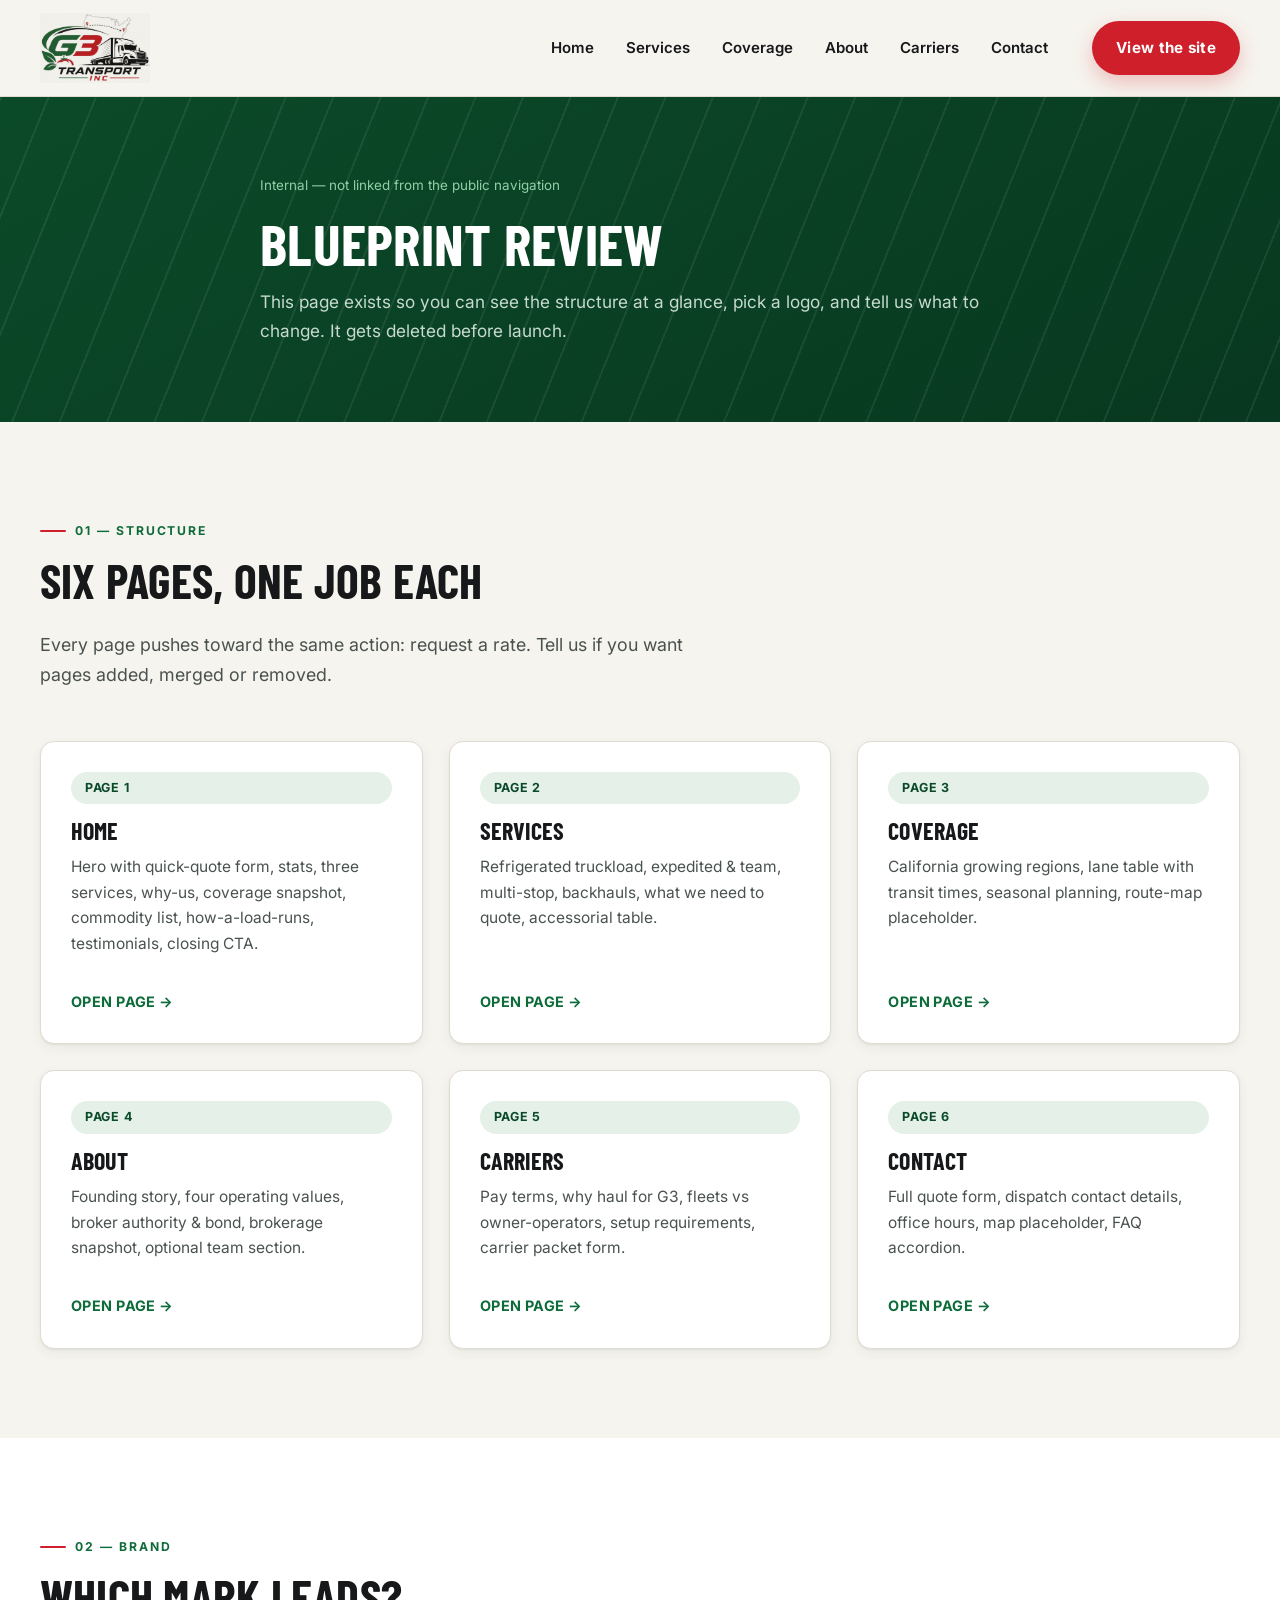
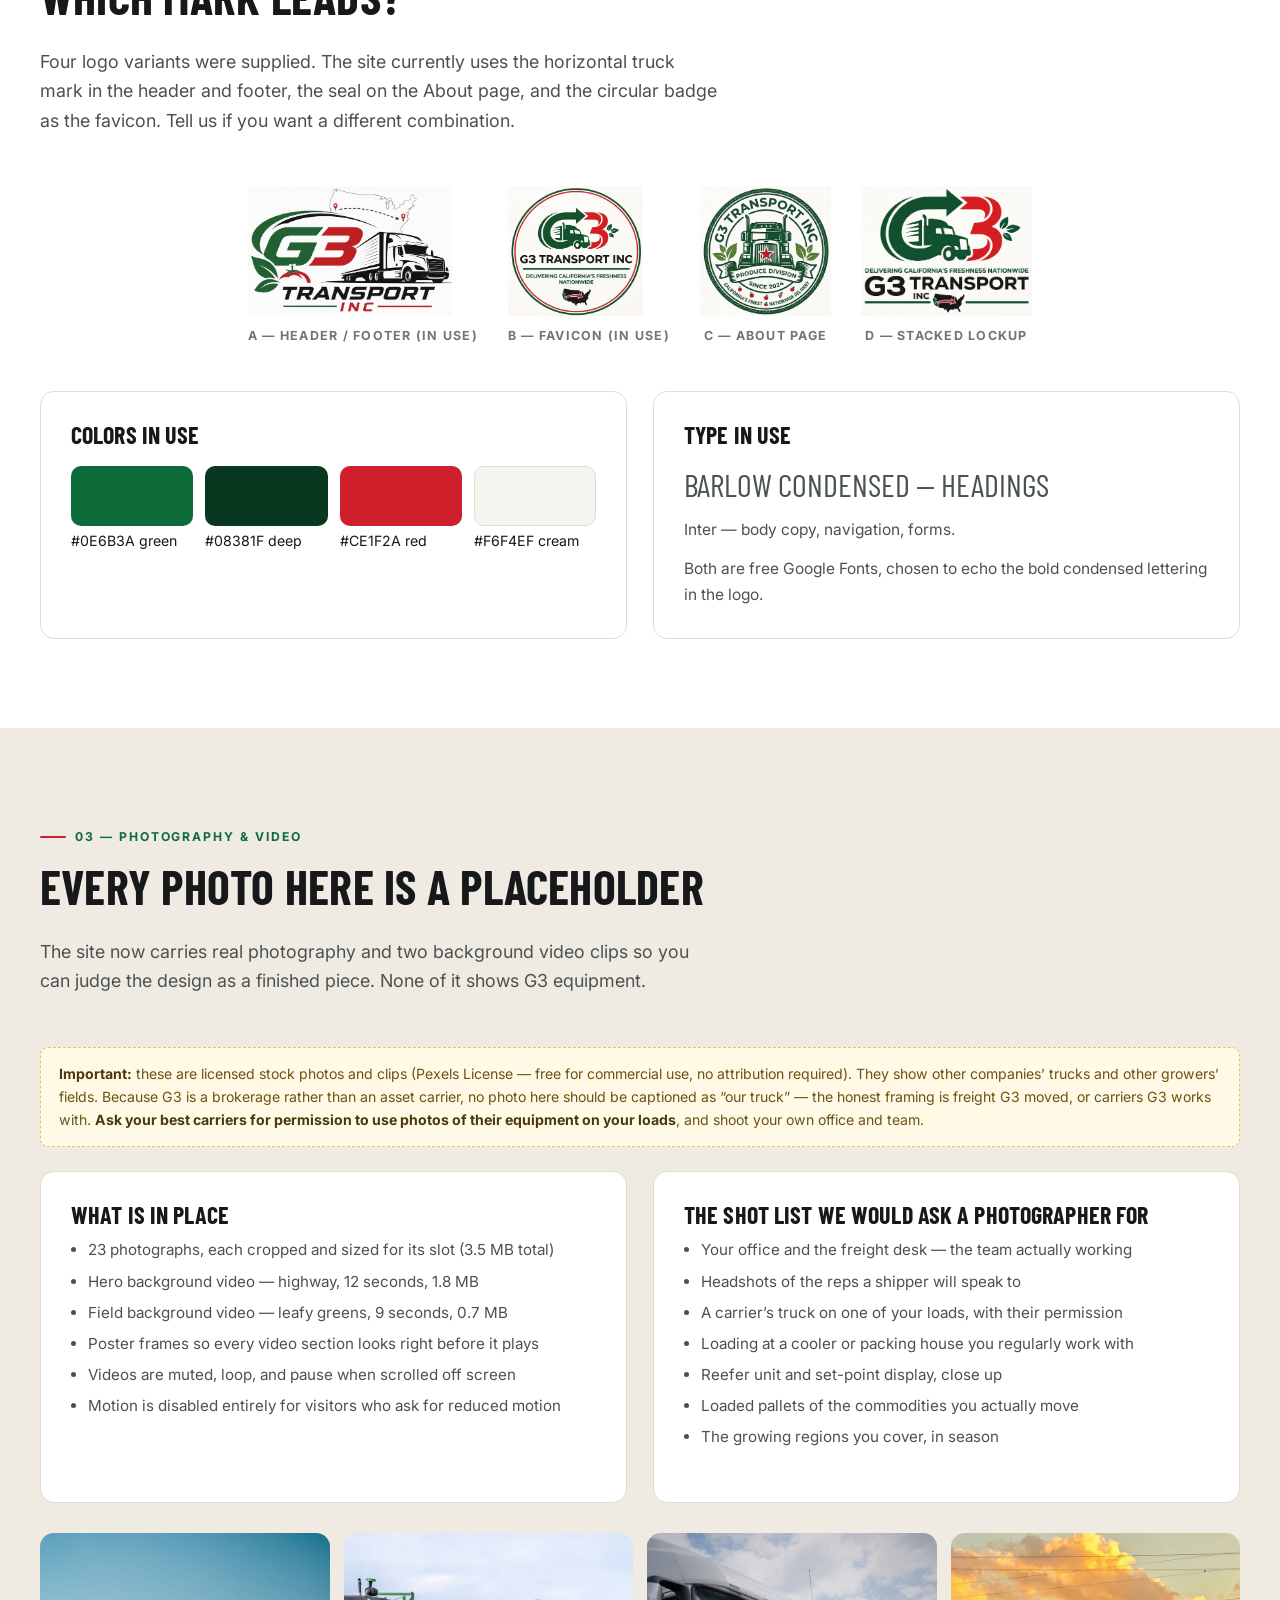
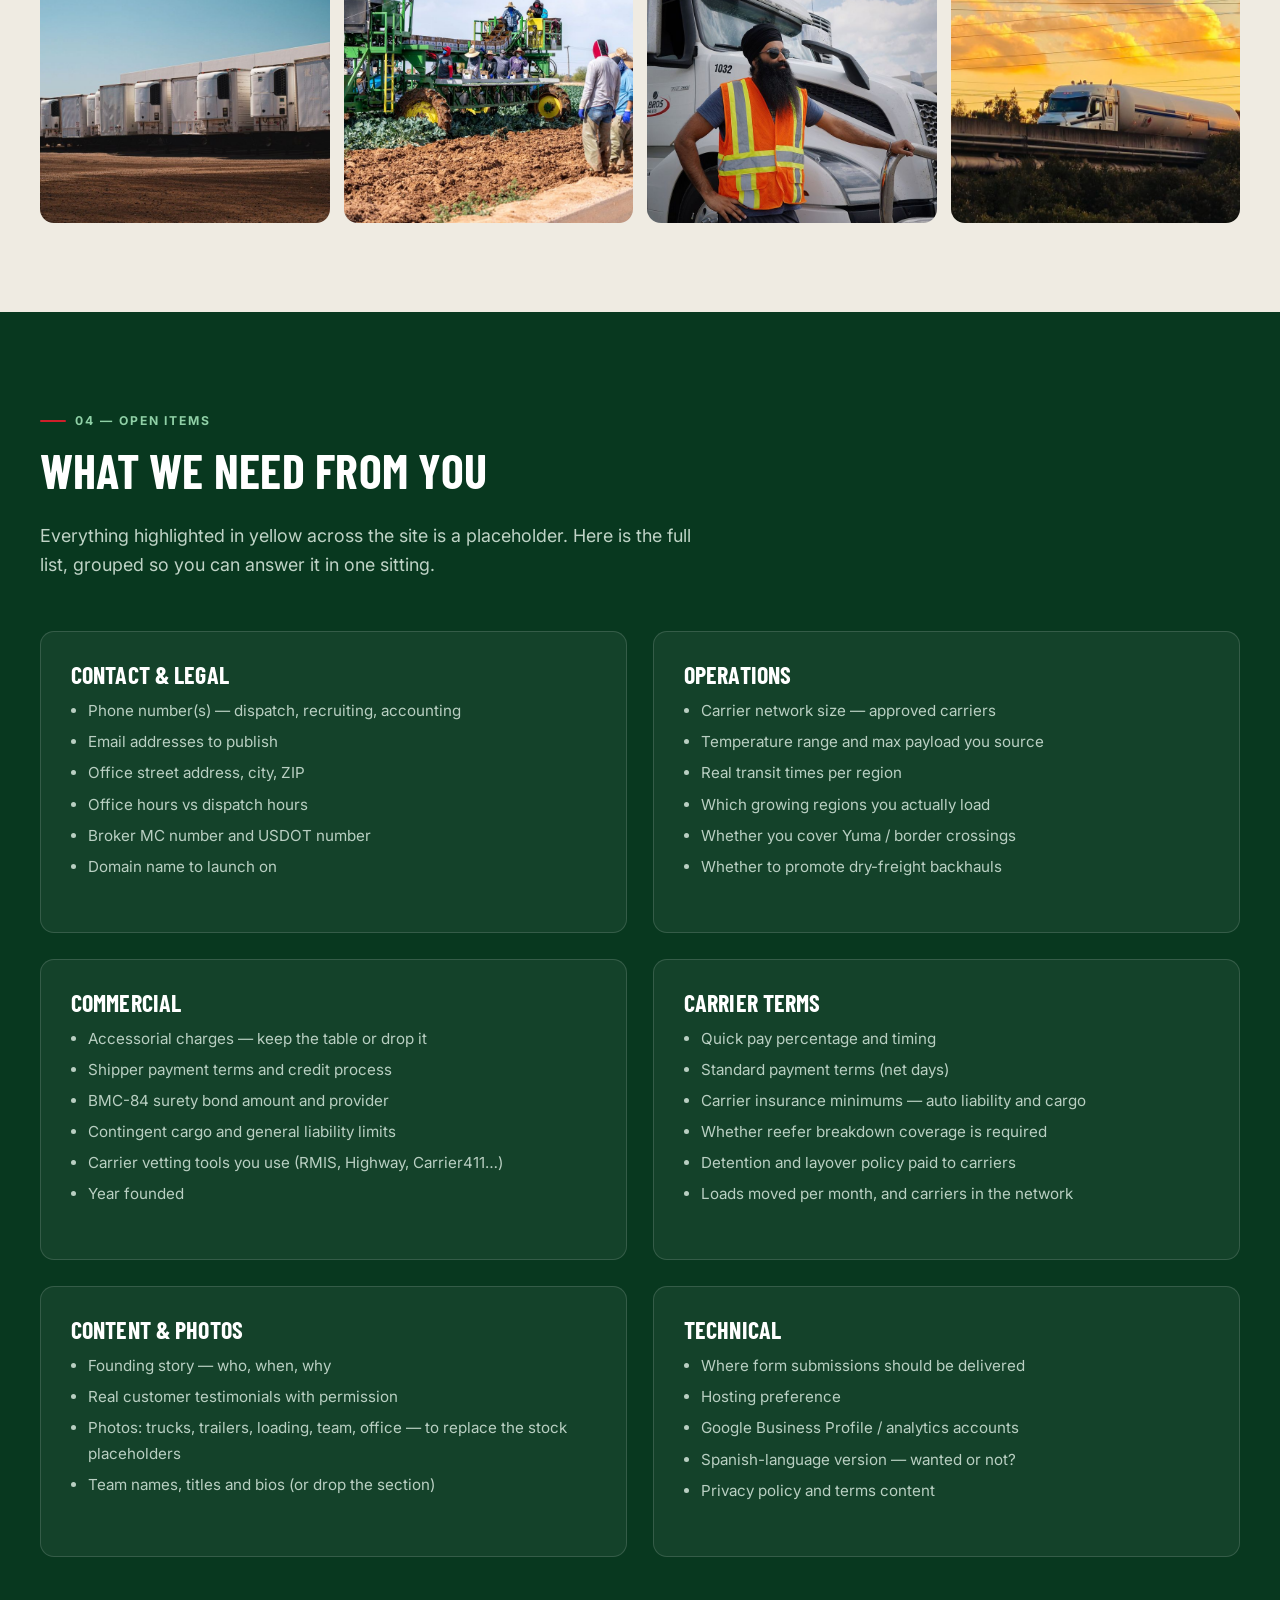
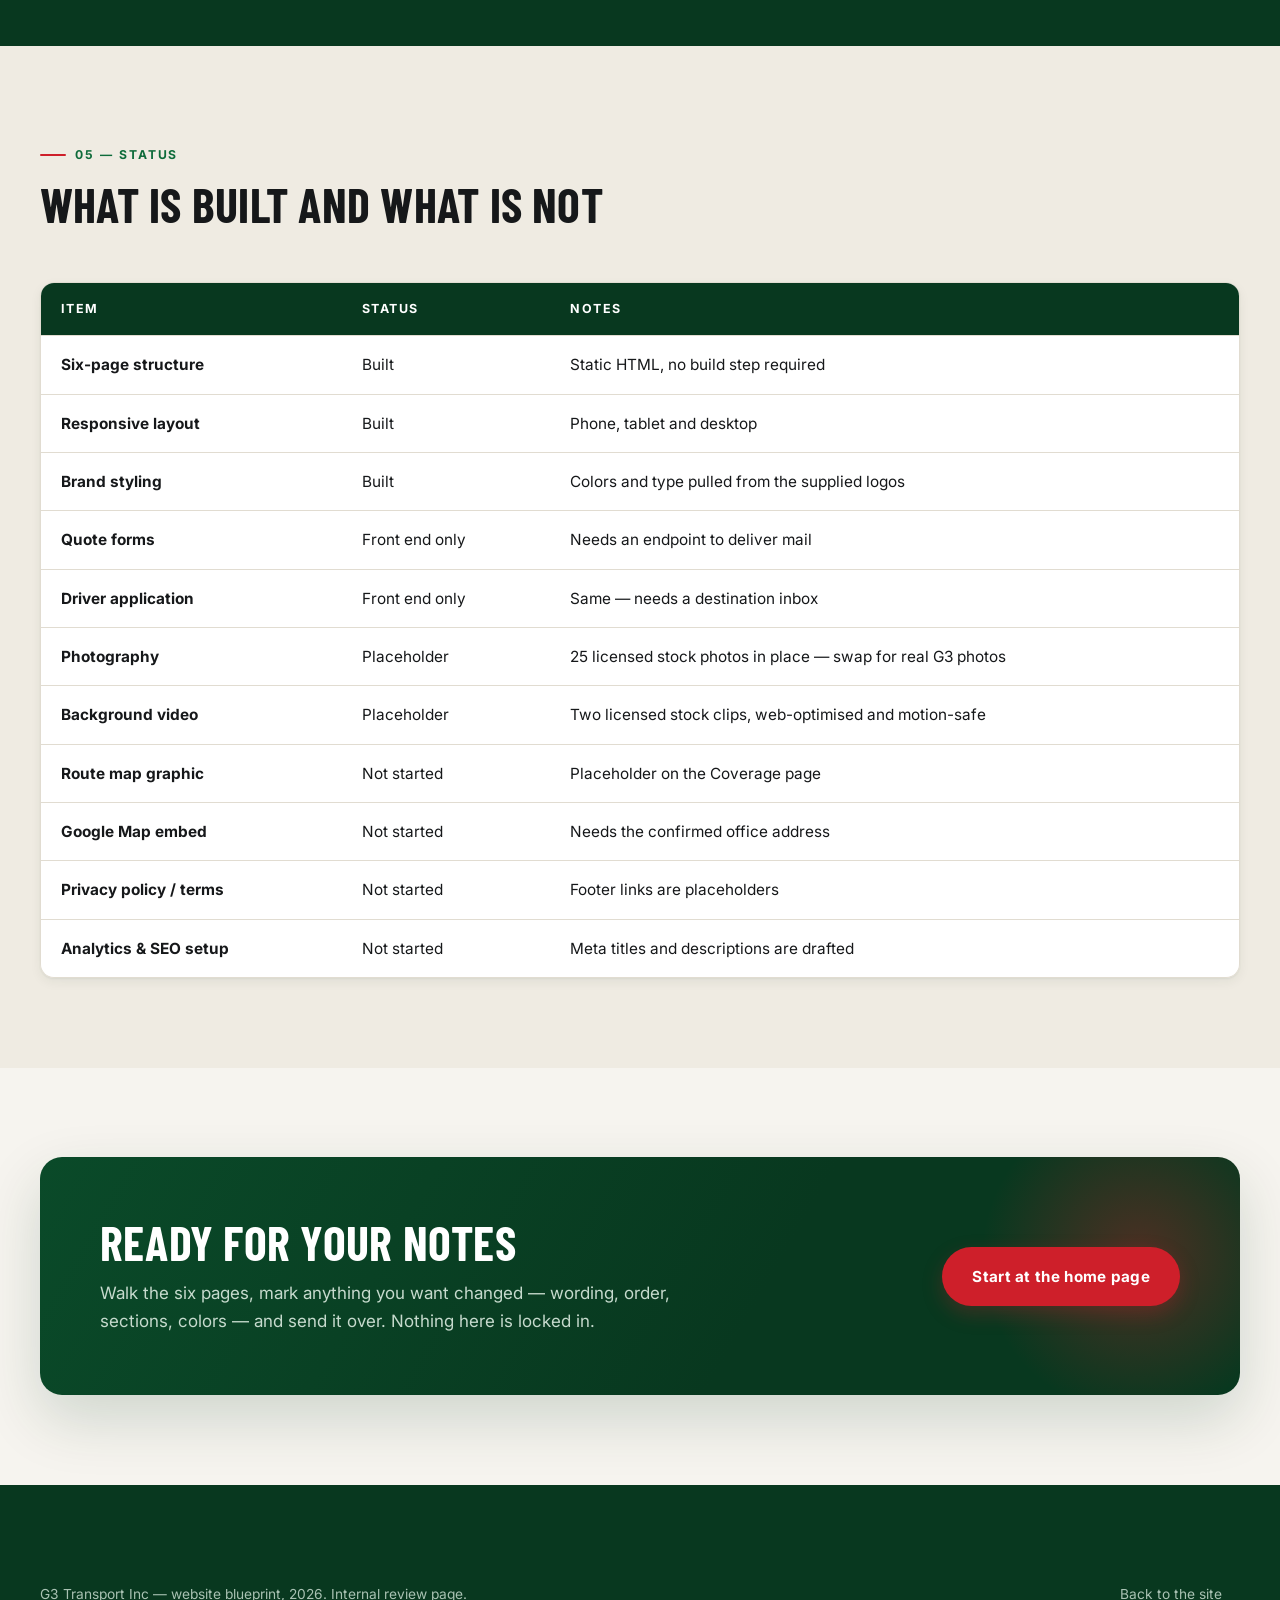
<file: blueprint.html>
<!DOCTYPE html>
<html lang="en">
<head>
<meta charset="utf-8">
<meta name="viewport" content="width=device-width, initial-scale=1">
<title>Blueprint Review | G3 Transport Inc</title>
<meta name="robots" content="noindex">
<meta name="description" content="Internal review page for the G3 Transport Inc website blueprint.">
<link rel="icon" href="favicon.ico" sizes="any">
<link rel="icon" href="assets/img/favicon-512.png" type="image/png">
<link rel="apple-touch-icon" href="assets/img/apple-touch-icon.png">
<link rel="preconnect" href="https://fonts.googleapis.com">
<link rel="preconnect" href="https://fonts.gstatic.com" crossorigin>
<link href="https://fonts.googleapis.com/css2?family=Barlow+Condensed:wght@600;700&family=Inter:wght@400;500;600;700&display=swap" rel="stylesheet">
<link rel="stylesheet" href="assets/css/styles.css">
</head>
<body>

<header class="header">
  <div class="wrap header__bar">
    <a class="brand" href="index.html" aria-label="G3 Transport Inc home">
      <img src="assets/img/logo-primary.jpg" alt="G3 Transport Inc" width="620" height="395">
    </a>
    <nav class="nav" id="primary-nav" aria-label="Main">
      <a href="index.html">Home</a>
      <a href="services.html">Services</a>
      <a href="coverage.html">Coverage</a>
      <a href="about.html">About</a>
      <a href="carriers.html">Carriers</a>
      <a href="contact.html">Contact</a>
    </nav>
    <div class="header__cta">
      <a class="btn btn--primary" href="index.html">View the site</a>
      <button class="navtoggle" type="button" aria-label="Toggle navigation" aria-expanded="false" aria-controls="primary-nav"><span></span></button>
    </div>
  </div>
</header>

<main>

<section class="pagehero">
  <div class="wrap pagehero__inner">
    <div class="crumbs">Internal &mdash; not linked from the public navigation</div>
    <h1>Blueprint review</h1>
    <p>This page exists so you can see the structure at a glance, pick a logo, and tell us what to change. It gets deleted before launch.</p>
  </div>
</section>

<!-- SITEMAP -->
<section class="section section--cream">
  <div class="wrap">
    <div class="section-head">
      <span class="eyebrow">01 &mdash; Structure</span>
      <h2>Six pages, one job each</h2>
      <p class="lead">Every page pushes toward the same action: request a rate. Tell us if you want pages added, merged or removed.</p>
    </div>

    <div class="grid g-3">
      <article class="card">
        <span class="pill">Page 1</span>
        <h3 style="margin-top:14px">Home</h3>
        <p>Hero with quick-quote form, stats, three services, why-us, coverage snapshot, commodity list, how-a-load-runs, testimonials, closing CTA.</p>
        <a class="card__link" href="index.html">Open page &rarr;</a>
      </article>
      <article class="card">
        <span class="pill">Page 2</span>
        <h3 style="margin-top:14px">Services</h3>
        <p>Refrigerated truckload, expedited &amp; team, multi-stop, backhauls, what we need to quote, accessorial table.</p>
        <a class="card__link" href="services.html">Open page &rarr;</a>
      </article>
      <article class="card">
        <span class="pill">Page 3</span>
        <h3 style="margin-top:14px">Coverage</h3>
        <p>California growing regions, lane table with transit times, seasonal planning, route-map placeholder.</p>
        <a class="card__link" href="coverage.html">Open page &rarr;</a>
      </article>
      <article class="card">
        <span class="pill">Page 4</span>
        <h3 style="margin-top:14px">About</h3>
        <p>Founding story, four operating values, broker authority &amp; bond, brokerage snapshot, optional team section.</p>
        <a class="card__link" href="about.html">Open page &rarr;</a>
      </article>
      <article class="card">
        <span class="pill">Page 5</span>
        <h3 style="margin-top:14px">Carriers</h3>
        <p>Pay terms, why haul for G3, fleets vs owner-operators, setup requirements, carrier packet form.</p>
        <a class="card__link" href="carriers.html">Open page &rarr;</a>
      </article>
      <article class="card">
        <span class="pill">Page 6</span>
        <h3 style="margin-top:14px">Contact</h3>
        <p>Full quote form, dispatch contact details, office hours, map placeholder, FAQ accordion.</p>
        <a class="card__link" href="contact.html">Open page &rarr;</a>
      </article>
    </div>
  </div>
</section>

<!-- LOGO PICK -->
<section class="section section--white">
  <div class="wrap">
    <div class="section-head">
      <span class="eyebrow">02 &mdash; Brand</span>
      <h2>Which mark leads?</h2>
      <p class="lead">Four logo variants were supplied. The site currently uses the horizontal truck mark in the header and footer, the seal on the About page, and the circular badge as the favicon. Tell us if you want a different combination.</p>
    </div>

    <div class="logostrip">
      <figure>
        <img src="assets/img/logo-primary.jpg" alt="Horizontal G3 mark with truck and US map" width="620" height="395">
        <figcaption>A &mdash; Header / footer (in use)</figcaption>
      </figure>
      <figure>
        <img src="assets/img/logo-badge.jpg" alt="Circular G3 badge" width="840" height="810">
        <figcaption>B &mdash; Favicon (in use)</figcaption>
      </figure>
      <figure>
        <img src="assets/img/logo-seal.jpg" alt="Produce division seal" width="760" height="754">
        <figcaption>C &mdash; About page</figcaption>
      </figure>
      <figure>
        <img src="assets/img/logo-stacked.jpg" alt="Stacked G3 lockup with tagline" width="920" height="698">
        <figcaption>D &mdash; Stacked lockup</figcaption>
      </figure>
    </div>

    <div class="grid g-2" style="margin-top:44px">
      <div class="card card--flat">
        <h3>Colors in use</h3>
        <div style="display:flex;gap:12px;flex-wrap:wrap;margin-top:8px">
          <div style="flex:1;min-width:90px"><div style="height:60px;border-radius:10px;background:#0E6B3A"></div><small>#0E6B3A green</small></div>
          <div style="flex:1;min-width:90px"><div style="height:60px;border-radius:10px;background:#08381F"></div><small>#08381F deep</small></div>
          <div style="flex:1;min-width:90px"><div style="height:60px;border-radius:10px;background:#CE1F2A"></div><small>#CE1F2A red</small></div>
          <div style="flex:1;min-width:90px"><div style="height:60px;border-radius:10px;background:#F6F4EF;border:1px solid var(--line)"></div><small>#F6F4EF cream</small></div>
        </div>
      </div>
      <div class="card card--flat">
        <h3>Type in use</h3>
        <p style="font-family:var(--ff-display);font-size:2rem;text-transform:uppercase;margin:0">Barlow Condensed &mdash; headings</p>
        <p style="margin:6px 0 0">Inter &mdash; body copy, navigation, forms.</p>
        <p class="form__note">Both are free Google Fonts, chosen to echo the bold condensed lettering in the logo.</p>
      </div>
    </div>
  </div>
</section>

<!-- MEDIA -->
<section class="section section--sand">
  <div class="wrap">
    <div class="section-head">
      <span class="eyebrow">03 &mdash; Photography &amp; video</span>
      <h2>Every photo here is a placeholder</h2>
      <p class="lead">The site now carries real photography and two background video clips so you can judge the design as a finished piece. None of it shows G3 equipment.</p>
    </div>

    <p class="note"><strong>Important:</strong> these are licensed stock photos and clips (Pexels License &mdash; free for commercial use, no attribution required). They show other companies&rsquo; trucks and other growers&rsquo; fields. Because G3 is a brokerage rather than an asset carrier, no photo here should be captioned as &ldquo;our truck&rdquo; &mdash; the honest framing is freight G3 moved, or carriers G3 works with. <strong>Ask your best carriers for permission to use photos of their equipment on your loads</strong>, and shoot your own office and team.</p>

    <div class="grid g-2">
      <article class="card card--flat">
        <h3>What is in place</h3>
        <ul>
          <li>23 photographs, each cropped and sized for its slot (3.5&nbsp;MB total)</li>
          <li>Hero background video &mdash; highway, 12 seconds, 1.8&nbsp;MB</li>
          <li>Field background video &mdash; leafy greens, 9 seconds, 0.7&nbsp;MB</li>
          <li>Poster frames so every video section looks right before it plays</li>
          <li>Videos are muted, loop, and pause when scrolled off screen</li>
          <li>Motion is disabled entirely for visitors who ask for reduced motion</li>
        </ul>
      </article>
      <article class="card card--flat">
        <h3>The shot list we would ask a photographer for</h3>
        <ul>
          <li>Your office and the freight desk &mdash; the team actually working</li>
          <li>Headshots of the reps a shipper will speak to</li>
          <li>A carrier&rsquo;s truck on one of your loads, with their permission</li>
          <li>Loading at a cooler or packing house you regularly work with</li>
          <li>Reefer unit and set-point display, close up</li>
          <li>Loaded pallets of the commodities you actually move</li>
          <li>The growing regions you cover, in season</li>
        </ul>
      </article>
    </div>

    <div class="strip" style="margin-top:30px">
      <span class="media media--zoom"><img src="assets/img/photos/reefer-row.jpg" alt="Placeholder: refrigerated trailers" width="1400" height="788" loading="lazy"></span>
      <span class="media media--zoom"><img src="assets/img/photos/harvest-crew.jpg" alt="Placeholder: harvest crew" width="1200" height="800" loading="lazy"></span>
      <span class="media media--zoom"><img src="assets/img/photos/driver.jpg" alt="Placeholder: driver portrait" width="800" height="1000" loading="lazy"></span>
      <span class="media media--zoom"><img src="assets/img/photos/truck-sunset.jpg" alt="Placeholder: truck at sunset" width="1600" height="686" loading="lazy"></span>
    </div>
  </div>
</section>

<!-- WHAT WE NEED -->
<section class="section section--dark">
  <div class="wrap">
    <div class="section-head">
      <span class="eyebrow">04 &mdash; Open items</span>
      <h2>What we need from you</h2>
      <p class="lead">Everything highlighted in yellow across the site is a placeholder. Here is the full list, grouped so you can answer it in one sitting.</p>
    </div>

    <div class="grid g-2">
      <article class="card">
        <h3>Contact &amp; legal</h3>
        <ul>
          <li>Phone number(s) &mdash; dispatch, recruiting, accounting</li>
          <li>Email addresses to publish</li>
          <li>Office street address, city, ZIP</li>
          <li>Office hours vs dispatch hours</li>
          <li>Broker MC number and USDOT number</li>
          <li>Domain name to launch on</li>
        </ul>
      </article>
      <article class="card">
        <h3>Operations</h3>
        <ul>
          <li>Carrier network size &mdash; approved carriers</li>
          <li>Temperature range and max payload you source</li>
          <li>Real transit times per region</li>
          <li>Which growing regions you actually load</li>
          <li>Whether you cover Yuma / border crossings</li>
          <li>Whether to promote dry-freight backhauls</li>
        </ul>
      </article>
      <article class="card">
        <h3>Commercial</h3>
        <ul>
          <li>Accessorial charges &mdash; keep the table or drop it</li>
          <li>Shipper payment terms and credit process</li>
          <li>BMC-84 surety bond amount and provider</li>
          <li>Contingent cargo and general liability limits</li>
          <li>Carrier vetting tools you use (RMIS, Highway, Carrier411&hellip;)</li>
          <li>Year founded</li>
        </ul>
      </article>
      <article class="card">
        <h3>Carrier terms</h3>
        <ul>
          <li>Quick pay percentage and timing</li>
          <li>Standard payment terms (net days)</li>
          <li>Carrier insurance minimums &mdash; auto liability and cargo</li>
          <li>Whether reefer breakdown coverage is required</li>
          <li>Detention and layover policy paid to carriers</li>
          <li>Loads moved per month, and carriers in the network</li>
        </ul>
      </article>
      <article class="card">
        <h3>Content &amp; photos</h3>
        <ul>
          <li>Founding story &mdash; who, when, why</li>
          <li>Real customer testimonials with permission</li>
          <li>Photos: trucks, trailers, loading, team, office &mdash; to replace the stock placeholders</li>
          <li>Team names, titles and bios (or drop the section)</li>
        </ul>
      </article>
      <article class="card">
        <h3>Technical</h3>
        <ul>
          <li>Where form submissions should be delivered</li>
          <li>Hosting preference</li>
          <li>Google Business Profile / analytics accounts</li>
          <li>Spanish-language version &mdash; wanted or not?</li>
          <li>Privacy policy and terms content</li>
        </ul>
      </article>
    </div>
  </div>
</section>

<!-- STATUS -->
<section class="section section--sand">
  <div class="wrap">
    <div class="section-head">
      <span class="eyebrow">05 &mdash; Status</span>
      <h2>What is built and what is not</h2>
    </div>
    <div class="table-scroll">
      <table class="lanes">
        <thead>
          <tr><th scope="col">Item</th><th scope="col">Status</th><th scope="col">Notes</th></tr>
        </thead>
        <tbody>
          <tr><td>Six-page structure</td><td>Built</td><td>Static HTML, no build step required</td></tr>
          <tr><td>Responsive layout</td><td>Built</td><td>Phone, tablet and desktop</td></tr>
          <tr><td>Brand styling</td><td>Built</td><td>Colors and type pulled from the supplied logos</td></tr>
          <tr><td>Quote forms</td><td>Front end only</td><td>Needs an endpoint to deliver mail</td></tr>
          <tr><td>Driver application</td><td>Front end only</td><td>Same &mdash; needs a destination inbox</td></tr>
          <tr><td>Photography</td><td>Placeholder</td><td>25 licensed stock photos in place &mdash; swap for real G3 photos</td></tr>
          <tr><td>Background video</td><td>Placeholder</td><td>Two licensed stock clips, web-optimised and motion-safe</td></tr>
          <tr><td>Route map graphic</td><td>Not started</td><td>Placeholder on the Coverage page</td></tr>
          <tr><td>Google Map embed</td><td>Not started</td><td>Needs the confirmed office address</td></tr>
          <tr><td>Privacy policy / terms</td><td>Not started</td><td>Footer links are placeholders</td></tr>
          <tr><td>Analytics &amp; SEO setup</td><td>Not started</td><td>Meta titles and descriptions are drafted</td></tr>
        </tbody>
      </table>
    </div>
  </div>
</section>

<section class="section section--cream">
  <div class="wrap">
    <div class="cta">
      <div>
        <h2>Ready for your notes</h2>
        <p>Walk the six pages, mark anything you want changed &mdash; wording, order, sections, colors &mdash; and send it over. Nothing here is locked in.</p>
      </div>
      <div class="cta__actions">
        <a class="btn btn--primary btn--wide" href="index.html">Start at the home page</a>
      </div>
    </div>
  </div>
</section>

</main>

<footer class="footer">
  <div class="wrap">
    <div class="footer__bottom" style="border-top:0">
      <div>G3 Transport Inc &mdash; website blueprint, <span data-year>2026</span>. Internal review page.</div>
      <div><a href="index.html">Back to the site</a></div>
    </div>
  </div>
</footer>

<script src="assets/js/main.js"></script>
</body>
</html>
</file>
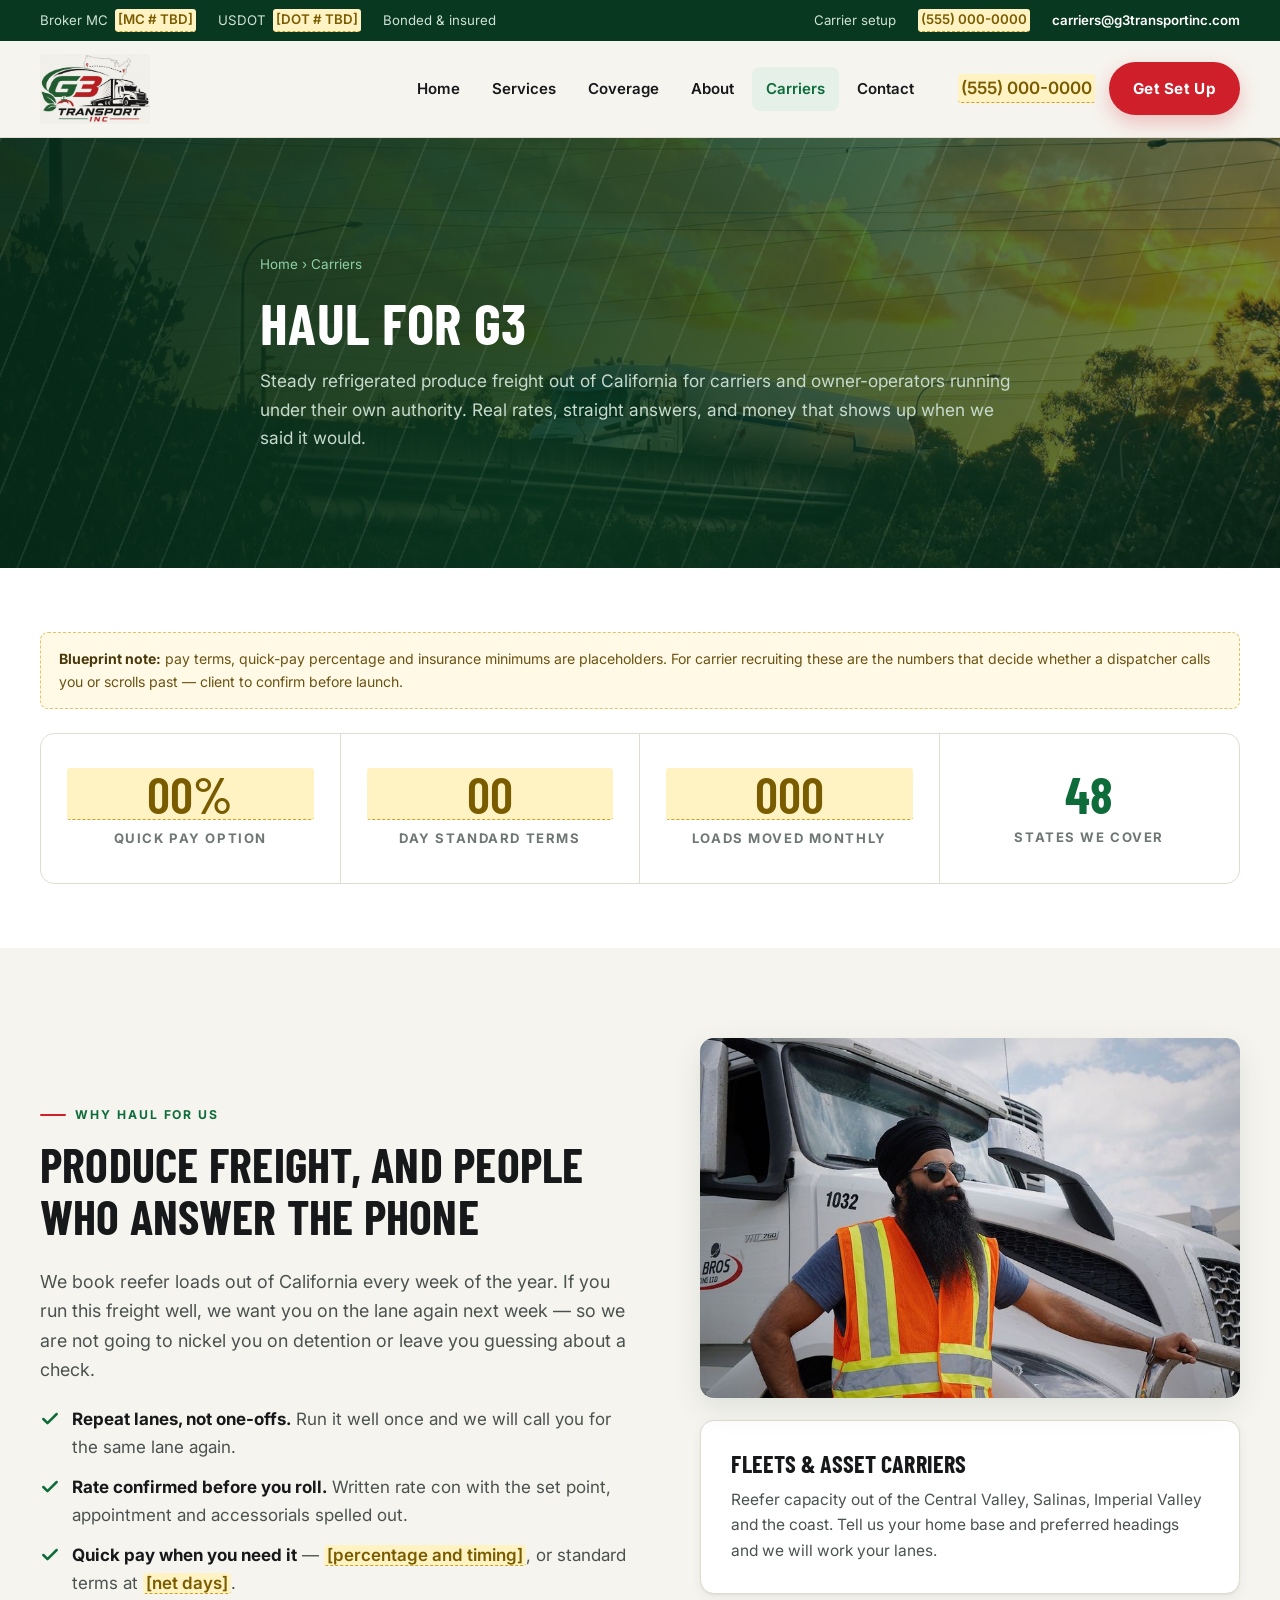
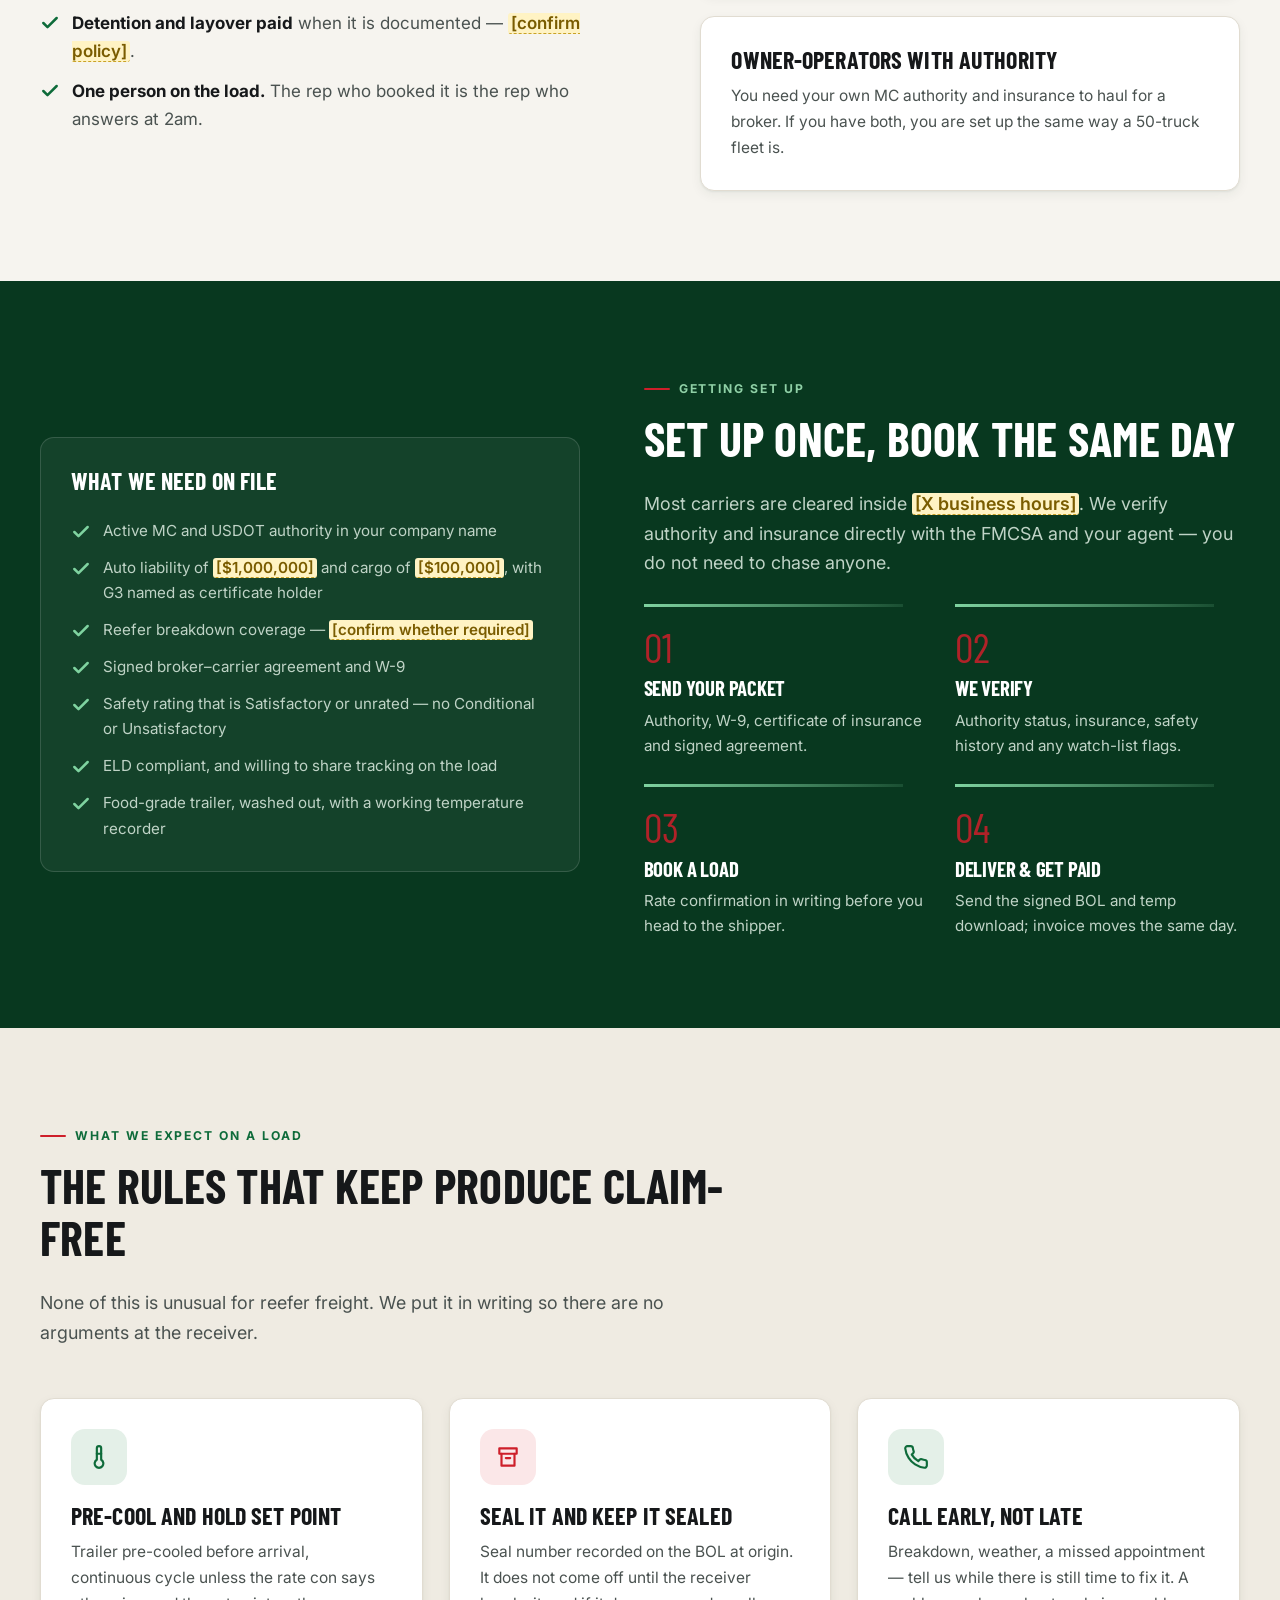
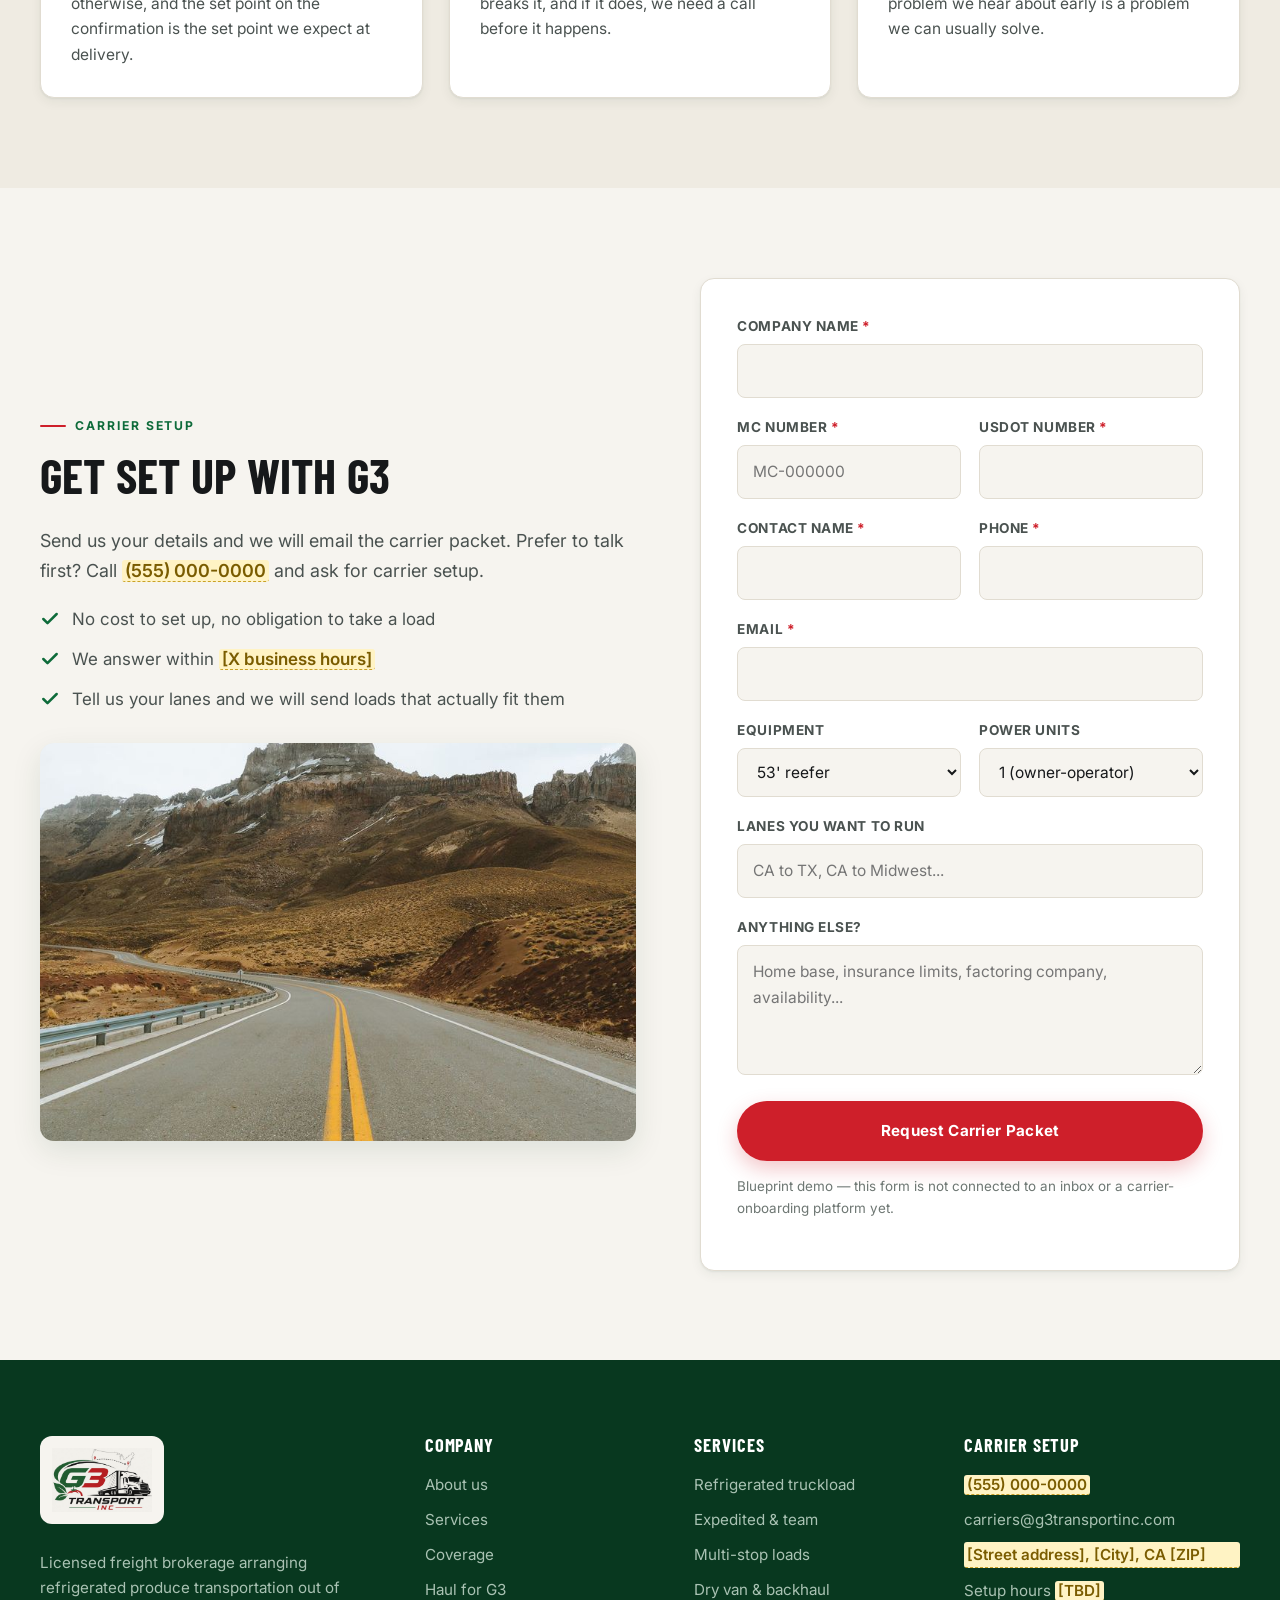
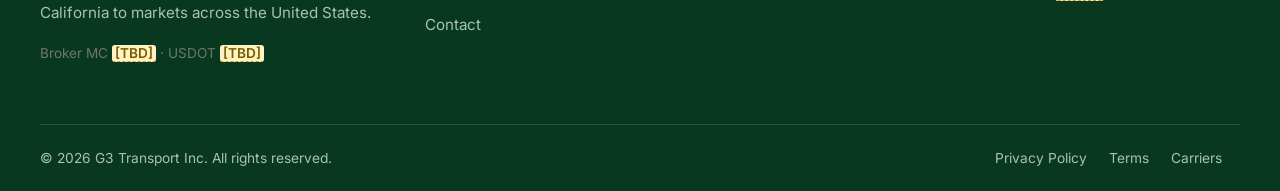
<file: carriers.html>
<!DOCTYPE html>
<html lang="en">
<head>
<meta charset="utf-8">
<meta name="viewport" content="width=device-width, initial-scale=1">
<title>Haul for G3 | Reefer Carrier Partners &mdash; G3 Transport Inc</title>
<meta name="description" content="Run refrigerated produce loads out of California for G3 Transport Inc. Consistent lanes, fair rates and quick pay for vetted carriers and owner-operators with their own authority.">
<link rel="icon" href="favicon.ico" sizes="any">
<link rel="icon" href="assets/img/favicon-512.png" type="image/png">
<link rel="apple-touch-icon" href="assets/img/apple-touch-icon.png">
<link rel="preconnect" href="https://fonts.googleapis.com">
<link rel="preconnect" href="https://fonts.gstatic.com" crossorigin>
<link href="https://fonts.googleapis.com/css2?family=Barlow+Condensed:wght@600;700&family=Inter:wght@400;500;600;700&display=swap" rel="stylesheet">
<link rel="stylesheet" href="assets/css/styles.css">
</head>
<body>

<div class="topbar">
  <div class="wrap topbar__row">
    <div class="topbar__list">
      <span>Broker MC <span class="tbd">[MC # TBD]</span></span>
      <span>USDOT <span class="tbd">[DOT # TBD]</span></span>
      <span>Bonded &amp; insured</span>
    </div>
    <div class="topbar__list">
      <span>Carrier setup</span>
      <a href="tel:+15550000000" class="tbd">(555) 000-0000</a>
      <a href="mailto:carriers@g3transportinc.com">carriers@g3transportinc.com</a>
    </div>
  </div>
</div>

<header class="header">
  <div class="wrap header__bar">
    <a class="brand" href="index.html" aria-label="G3 Transport Inc home">
      <img src="assets/img/logo-primary.jpg" alt="G3 Transport Inc" width="620" height="395">
    </a>
    <nav class="nav" id="primary-nav" aria-label="Main">
      <a href="index.html">Home</a>
      <a href="services.html">Services</a>
      <a href="coverage.html">Coverage</a>
      <a href="about.html">About</a>
      <a href="carriers.html">Carriers</a>
      <a href="contact.html">Contact</a>
    </nav>
    <div class="header__cta">
      <a class="header__tel tbd" href="tel:+15550000000">(555) 000-0000</a>
      <a class="btn btn--primary" href="#setup">Get Set Up</a>
      <button class="navtoggle" type="button" aria-label="Toggle navigation" aria-expanded="false" aria-controls="primary-nav"><span></span></button>
    </div>
  </div>
</header>

<main>

<section class="pagehero pagehero--photo">
  <div class="pagehero__bg" aria-hidden="true">
    <img src="assets/img/photos/truck-sunset.jpg" alt="" width="1600" height="686">
  </div>
  <div class="wrap pagehero__inner">
    <div class="crumbs"><a href="index.html">Home</a> &rsaquo; Carriers</div>
    <h1>Haul for G3</h1>
    <p>Steady refrigerated produce freight out of California for carriers and owner-operators running under their own authority. Real rates, straight answers, and money that shows up when we said it would.</p>
  </div>
</section>

<section class="section section--tight section--white">
  <div class="wrap">
    <p class="note"><strong>Blueprint note:</strong> pay terms, quick-pay percentage and insurance minimums are placeholders. For carrier recruiting these are the numbers that decide whether a dispatcher calls you or scrolls past &mdash; client to confirm before launch.</p>
    <div class="stats__grid" style="border:1px solid var(--line);border-radius:14px;overflow:hidden">
      <div class="stat">
        <div class="stat__num tbd">00%</div>
        <div class="stat__label">Quick pay option</div>
      </div>
      <div class="stat">
        <div class="stat__num tbd">00</div>
        <div class="stat__label">Day standard terms</div>
      </div>
      <div class="stat">
        <div class="stat__num tbd">000</div>
        <div class="stat__label">Loads moved monthly</div>
      </div>
      <div class="stat">
        <div class="stat__num">48</div>
        <div class="stat__label">States we cover</div>
      </div>
    </div>
  </div>
</section>

<!-- WHY HAUL -->
<section class="section section--cream">
  <div class="wrap split">
    <div>
      <span class="eyebrow">Why haul for us</span>
      <h2>Produce freight, and people who answer the phone</h2>
      <p class="lead">We book reefer loads out of California every week of the year. If you run this freight well, we want you on the lane again next week &mdash; so we are not going to nickel you on detention or leave you guessing about a check.</p>
      <ul class="checks">
        <li><svg width="20" height="20" viewBox="0 0 24 24" fill="none" stroke="currentColor" stroke-width="3" stroke-linecap="round" stroke-linejoin="round" aria-hidden="true"><polyline points="20 6 9 17 4 12"></polyline></svg><span><strong>Repeat lanes, not one-offs.</strong> Run it well once and we will call you for the same lane again.</span></li>
        <li><svg width="20" height="20" viewBox="0 0 24 24" fill="none" stroke="currentColor" stroke-width="3" stroke-linecap="round" stroke-linejoin="round" aria-hidden="true"><polyline points="20 6 9 17 4 12"></polyline></svg><span><strong>Rate confirmed before you roll.</strong> Written rate con with the set point, appointment and accessorials spelled out.</span></li>
        <li><svg width="20" height="20" viewBox="0 0 24 24" fill="none" stroke="currentColor" stroke-width="3" stroke-linecap="round" stroke-linejoin="round" aria-hidden="true"><polyline points="20 6 9 17 4 12"></polyline></svg><span><strong>Quick pay when you need it</strong> &mdash; <span class="tbd">[percentage and timing]</span>, or standard terms at <span class="tbd">[net days]</span>.</span></li>
        <li><svg width="20" height="20" viewBox="0 0 24 24" fill="none" stroke="currentColor" stroke-width="3" stroke-linecap="round" stroke-linejoin="round" aria-hidden="true"><polyline points="20 6 9 17 4 12"></polyline></svg><span><strong>Detention and layover paid</strong> when it is documented &mdash; <span class="tbd">[confirm policy]</span>.</span></li>
        <li><svg width="20" height="20" viewBox="0 0 24 24" fill="none" stroke="currentColor" stroke-width="3" stroke-linecap="round" stroke-linejoin="round" aria-hidden="true"><polyline points="20 6 9 17 4 12"></polyline></svg><span><strong>One person on the load.</strong> The rep who booked it is the rep who answers at 2am.</span></li>
      </ul>
    </div>
    <div class="grid" style="gap:22px">
      <span class="media media--3x2 media--shadow reveal">
        <img src="assets/img/photos/driver.jpg" alt="Carrier partner beside his tractor" width="800" height="1000" loading="lazy">
      </span>
      <article class="card">
        <h3>Fleets &amp; asset carriers</h3>
        <p>Reefer capacity out of the Central Valley, Salinas, Imperial Valley and the coast. Tell us your home base and preferred headings and we will work your lanes.</p>
      </article>
      <article class="card">
        <h3>Owner-operators with authority</h3>
        <p>You need your own MC authority and insurance to haul for a broker. If you have both, you are set up the same way a 50-truck fleet is.</p>
      </article>
    </div>
  </div>
</section>

<!-- REQUIREMENTS -->
<section class="section section--dark">
  <div class="wrap split split--wide-right">
    <div class="card">
      <h3>What we need on file</h3>
      <ul class="checks" style="margin-top:14px">
        <li><svg width="20" height="20" viewBox="0 0 24 24" fill="none" stroke="currentColor" stroke-width="3" stroke-linecap="round" stroke-linejoin="round" aria-hidden="true"><polyline points="20 6 9 17 4 12"></polyline></svg><span>Active MC and USDOT authority in your company name</span></li>
        <li><svg width="20" height="20" viewBox="0 0 24 24" fill="none" stroke="currentColor" stroke-width="3" stroke-linecap="round" stroke-linejoin="round" aria-hidden="true"><polyline points="20 6 9 17 4 12"></polyline></svg><span>Auto liability of <span class="tbd">[$1,000,000]</span> and cargo of <span class="tbd">[$100,000]</span>, with G3 named as certificate holder</span></li>
        <li><svg width="20" height="20" viewBox="0 0 24 24" fill="none" stroke="currentColor" stroke-width="3" stroke-linecap="round" stroke-linejoin="round" aria-hidden="true"><polyline points="20 6 9 17 4 12"></polyline></svg><span>Reefer breakdown coverage &mdash; <span class="tbd">[confirm whether required]</span></span></li>
        <li><svg width="20" height="20" viewBox="0 0 24 24" fill="none" stroke="currentColor" stroke-width="3" stroke-linecap="round" stroke-linejoin="round" aria-hidden="true"><polyline points="20 6 9 17 4 12"></polyline></svg><span>Signed broker&ndash;carrier agreement and W-9</span></li>
        <li><svg width="20" height="20" viewBox="0 0 24 24" fill="none" stroke="currentColor" stroke-width="3" stroke-linecap="round" stroke-linejoin="round" aria-hidden="true"><polyline points="20 6 9 17 4 12"></polyline></svg><span>Safety rating that is Satisfactory or unrated &mdash; no Conditional or Unsatisfactory</span></li>
        <li><svg width="20" height="20" viewBox="0 0 24 24" fill="none" stroke="currentColor" stroke-width="3" stroke-linecap="round" stroke-linejoin="round" aria-hidden="true"><polyline points="20 6 9 17 4 12"></polyline></svg><span>ELD compliant, and willing to share tracking on the load</span></li>
        <li><svg width="20" height="20" viewBox="0 0 24 24" fill="none" stroke="currentColor" stroke-width="3" stroke-linecap="round" stroke-linejoin="round" aria-hidden="true"><polyline points="20 6 9 17 4 12"></polyline></svg><span>Food-grade trailer, washed out, with a working temperature recorder</span></li>
      </ul>
    </div>
    <div>
      <span class="eyebrow">Getting set up</span>
      <h2>Set up once, book the same day</h2>
      <p class="lead">Most carriers are cleared inside <span class="tbd">[X business hours]</span>. We verify authority and insurance directly with the FMCSA and your agent &mdash; you do not need to chase anyone.</p>
      <div class="steps" style="grid-template-columns:1fr 1fr;margin-top:26px">
        <div class="step"><h4>Send your packet</h4><p>Authority, W-9, certificate of insurance and signed agreement.</p></div>
        <div class="step"><h4>We verify</h4><p>Authority status, insurance, safety history and any watch-list flags.</p></div>
        <div class="step"><h4>Book a load</h4><p>Rate confirmation in writing before you head to the shipper.</p></div>
        <div class="step"><h4>Deliver &amp; get paid</h4><p>Send the signed BOL and temp download; invoice moves the same day.</p></div>
      </div>
    </div>
  </div>
</section>

<!-- ON THE LOAD -->
<section class="section section--sand">
  <div class="wrap">
    <div class="section-head">
      <span class="eyebrow">What we expect on a load</span>
      <h2>The rules that keep produce claim-free</h2>
      <p class="lead">None of this is unusual for reefer freight. We put it in writing so there are no arguments at the receiver.</p>
    </div>
    <div class="grid g-3">
      <article class="card reveal">
        <div class="icon" aria-hidden="true"><svg width="26" height="26" viewBox="0 0 24 24" fill="none" stroke="currentColor" stroke-width="2" stroke-linecap="round" stroke-linejoin="round"><path d="M14 4v10.5a4 4 0 1 1-4 0V4a2 2 0 0 1 4 0z"></path><path d="M10 9h4"></path></svg></div>
        <h3>Pre-cool and hold set point</h3>
        <p>Trailer pre-cooled before arrival, continuous cycle unless the rate con says otherwise, and the set point on the confirmation is the set point we expect at delivery.</p>
      </article>
      <article class="card reveal">
        <div class="icon icon--red" aria-hidden="true"><svg width="26" height="26" viewBox="0 0 24 24" fill="none" stroke="currentColor" stroke-width="2" stroke-linecap="round" stroke-linejoin="round"><path d="M4 4h16v5H4z"></path><path d="M6 9v11h12V9"></path><path d="M10 13h4"></path></svg></div>
        <h3>Seal it and keep it sealed</h3>
        <p>Seal number recorded on the BOL at origin. It does not come off until the receiver breaks it, and if it does, we need a call before it happens.</p>
      </article>
      <article class="card reveal">
        <div class="icon" aria-hidden="true"><svg width="26" height="26" viewBox="0 0 24 24" fill="none" stroke="currentColor" stroke-width="2" stroke-linecap="round" stroke-linejoin="round"><path d="M22 16.9v3a2 2 0 0 1-2.2 2 19.8 19.8 0 0 1-8.6-3.1 19.5 19.5 0 0 1-6-6A19.8 19.8 0 0 1 2.1 4.2 2 2 0 0 1 4.1 2h3a2 2 0 0 1 2 1.7c.1 1 .4 1.9.7 2.8a2 2 0 0 1-.5 2.1L8.1 9.8a16 16 0 0 0 6 6l1.2-1.2a2 2 0 0 1 2.1-.5c.9.3 1.8.6 2.8.7a2 2 0 0 1 1.8 2.1z"></path></svg></div>
        <h3>Call early, not late</h3>
        <p>Breakdown, weather, a missed appointment &mdash; tell us while there is still time to fix it. A problem we hear about early is a problem we can usually solve.</p>
      </article>
    </div>
  </div>
</section>

<!-- SETUP FORM -->
<section class="section section--cream" id="setup">
  <div class="wrap split">
    <div>
      <span class="eyebrow">Carrier setup</span>
      <h2>Get set up with G3</h2>
      <p class="lead">Send us your details and we will email the carrier packet. Prefer to talk first? Call <a class="tbd" href="tel:+15550000000">(555) 000-0000</a> and ask for carrier setup.</p>
      <ul class="checks">
        <li><svg width="20" height="20" viewBox="0 0 24 24" fill="none" stroke="currentColor" stroke-width="3" stroke-linecap="round" stroke-linejoin="round" aria-hidden="true"><polyline points="20 6 9 17 4 12"></polyline></svg><span>No cost to set up, no obligation to take a load</span></li>
        <li><svg width="20" height="20" viewBox="0 0 24 24" fill="none" stroke="currentColor" stroke-width="3" stroke-linecap="round" stroke-linejoin="round" aria-hidden="true"><polyline points="20 6 9 17 4 12"></polyline></svg><span>We answer within <span class="tbd">[X business hours]</span></span></li>
        <li><svg width="20" height="20" viewBox="0 0 24 24" fill="none" stroke="currentColor" stroke-width="3" stroke-linecap="round" stroke-linejoin="round" aria-hidden="true"><polyline points="20 6 9 17 4 12"></polyline></svg><span>Tell us your lanes and we will send loads that actually fit them</span></li>
      </ul>
      <span class="media media--3x2 media--shadow reveal" style="margin-top:30px">
        <img src="assets/img/photos/open-road.jpg" alt="Open highway heading east out of California" width="800" height="1000" loading="lazy">
      </span>
    </div>

    <form class="form" data-demo-form>
      <div class="field">
        <label for="c-company">Company name <span class="req">*</span></label>
        <input id="c-company" name="company" type="text" required>
      </div>
      <div class="field__row">
        <div class="field">
          <label for="c-mc">MC number <span class="req">*</span></label>
          <input id="c-mc" name="mc" type="text" placeholder="MC-000000" required>
        </div>
        <div class="field">
          <label for="c-dot">USDOT number <span class="req">*</span></label>
          <input id="c-dot" name="dot" type="text" required>
        </div>
      </div>
      <div class="field__row">
        <div class="field">
          <label for="c-contact">Contact name <span class="req">*</span></label>
          <input id="c-contact" name="contact" type="text" required>
        </div>
        <div class="field">
          <label for="c-phone">Phone <span class="req">*</span></label>
          <input id="c-phone" name="phone" type="tel" required>
        </div>
      </div>
      <div class="field">
        <label for="c-email">Email <span class="req">*</span></label>
        <input id="c-email" name="email" type="email" required>
      </div>
      <div class="field__row">
        <div class="field">
          <label for="c-equip">Equipment</label>
          <select id="c-equip" name="equipment">
            <option>53&#39; reefer</option>
            <option>48&#39; reefer</option>
            <option>Reefer and dry van</option>
            <option>Dry van only</option>
            <option>Other</option>
          </select>
        </div>
        <div class="field">
          <label for="c-trucks">Power units</label>
          <select id="c-trucks" name="trucks">
            <option>1 (owner-operator)</option>
            <option>2&ndash;5</option>
            <option>6&ndash;20</option>
            <option>21&ndash;50</option>
            <option>50+</option>
          </select>
        </div>
      </div>
      <div class="field">
        <label for="c-lanes">Lanes you want to run</label>
        <input id="c-lanes" name="lanes" type="text" placeholder="CA to TX, CA to Midwest...">
      </div>
      <div class="field">
        <label for="c-notes">Anything else?</label>
        <textarea id="c-notes" name="notes" placeholder="Home base, insurance limits, factoring company, availability..."></textarea>
      </div>
      <button class="btn btn--primary btn--wide" type="submit">Request Carrier Packet</button>
      <p class="form__note">Blueprint demo &mdash; this form is not connected to an inbox or a carrier-onboarding platform yet.</p>
      <div class="formmsg">Thanks &mdash; we will send the carrier packet shortly.</div>
    </form>
  </div>
</section>

</main>

<footer class="footer">
  <div class="wrap">
    <div class="footer__grid">
      <div>
        <span class="footer__logo"><img src="assets/img/logo-primary.jpg" alt="G3 Transport Inc" width="620" height="395"></span>
        <p>Licensed freight brokerage arranging refrigerated produce transportation out of California to markets across the United States.</p>
        <p class="muted" style="font-size:.85rem">Broker MC <span class="tbd">[TBD]</span> &middot; USDOT <span class="tbd">[TBD]</span></p>
      </div>
      <div>
        <h4>Company</h4>
        <ul>
          <li><a href="about.html">About us</a></li>
          <li><a href="services.html">Services</a></li>
          <li><a href="coverage.html">Coverage</a></li>
          <li><a href="carriers.html">Haul for G3</a></li>
          <li><a href="contact.html">Contact</a></li>
        </ul>
      </div>
      <div>
        <h4>Services</h4>
        <ul>
          <li><a href="services.html#reefer">Refrigerated truckload</a></li>
          <li><a href="services.html#expedited">Expedited &amp; team</a></li>
          <li><a href="services.html#multistop">Multi-stop loads</a></li>
          <li><a href="services.html#dry">Dry van &amp; backhaul</a></li>
        </ul>
      </div>
      <div>
        <h4>Carrier setup</h4>
        <ul>
          <li><a class="tbd" href="tel:+15550000000">(555) 000-0000</a></li>
          <li><a href="mailto:carriers@g3transportinc.com">carriers@g3transportinc.com</a></li>
          <li class="tbd">[Street address], [City], CA [ZIP]</li>
          <li>Setup hours <span class="tbd">[TBD]</span></li>
        </ul>
      </div>
    </div>
    <div class="footer__bottom">
      <div>&copy; <span data-year>2026</span> G3 Transport Inc. All rights reserved.</div>
      <div>
        <a href="#">Privacy Policy</a>
        <a href="#">Terms</a>
        <a href="carriers.html">Carriers</a>
      </div>
    </div>
  </div>
</footer>

<script src="assets/js/main.js"></script>
</body>
</html>
</file>
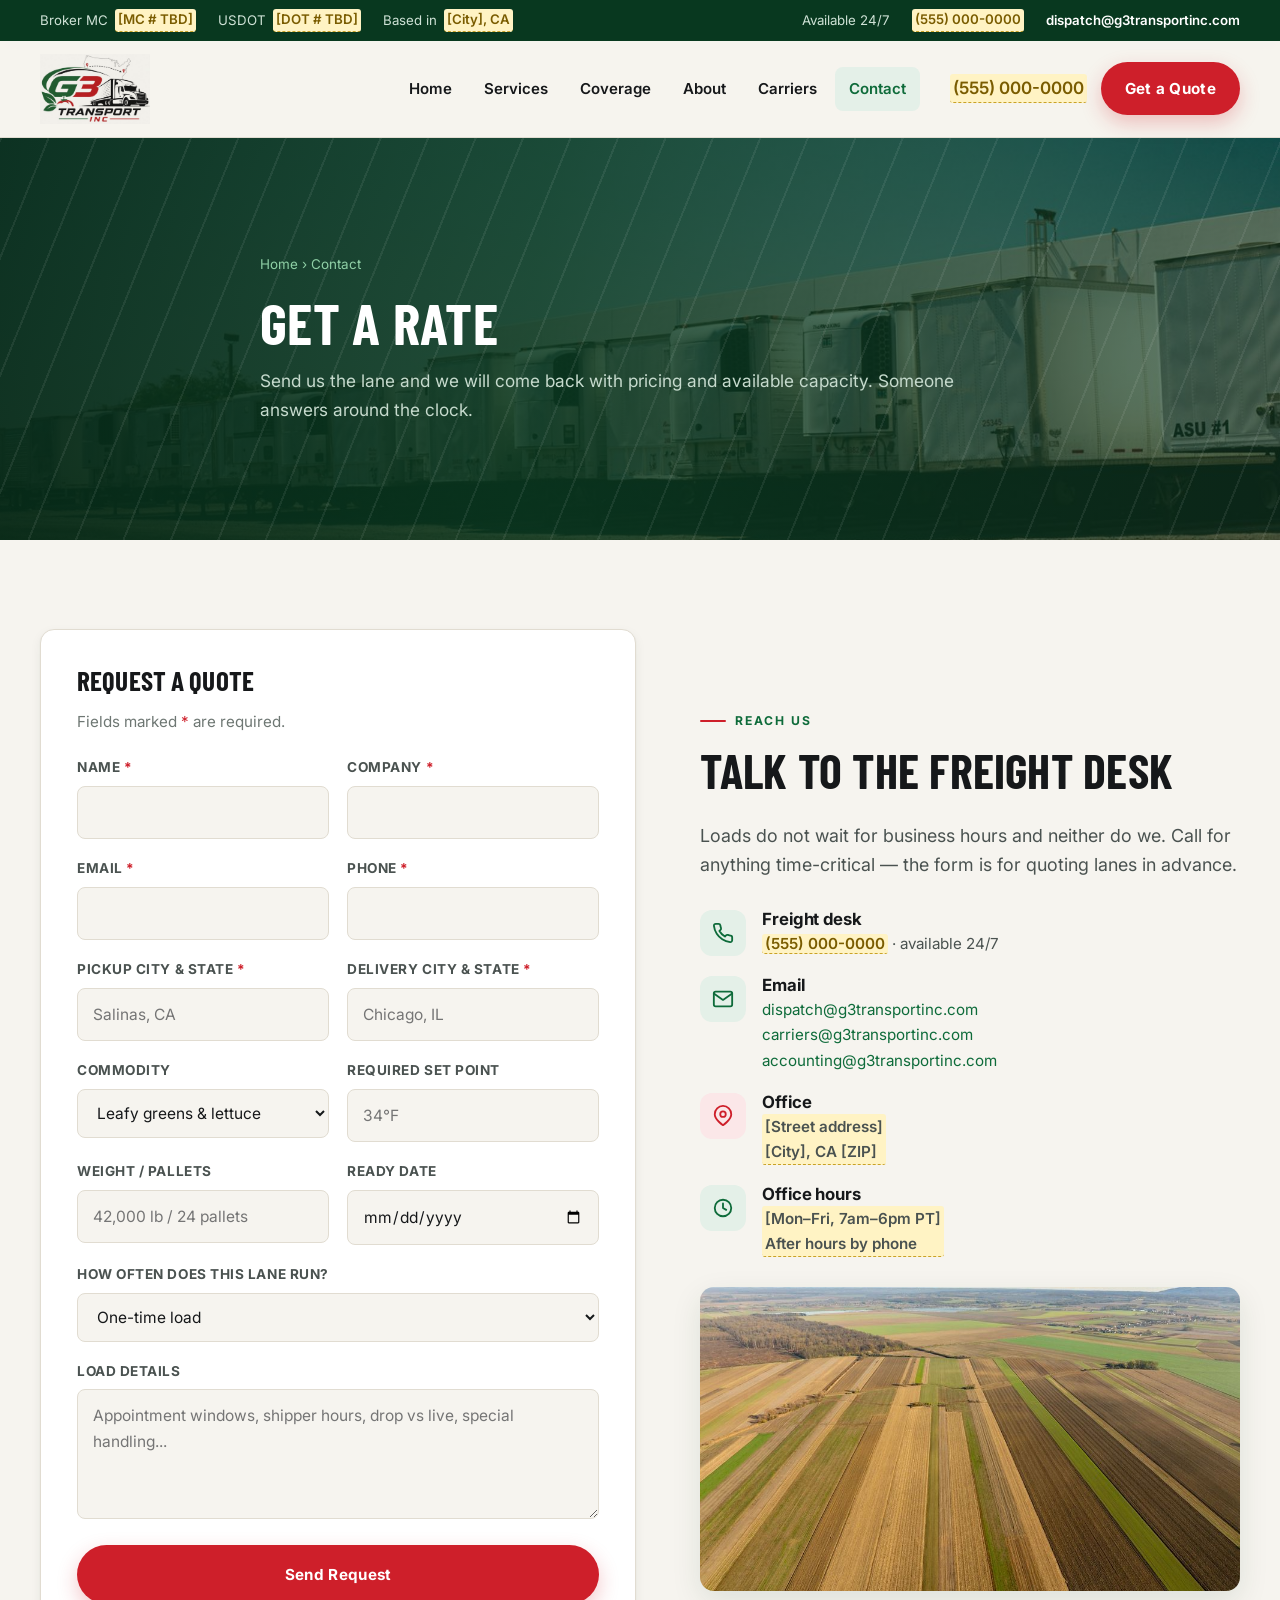
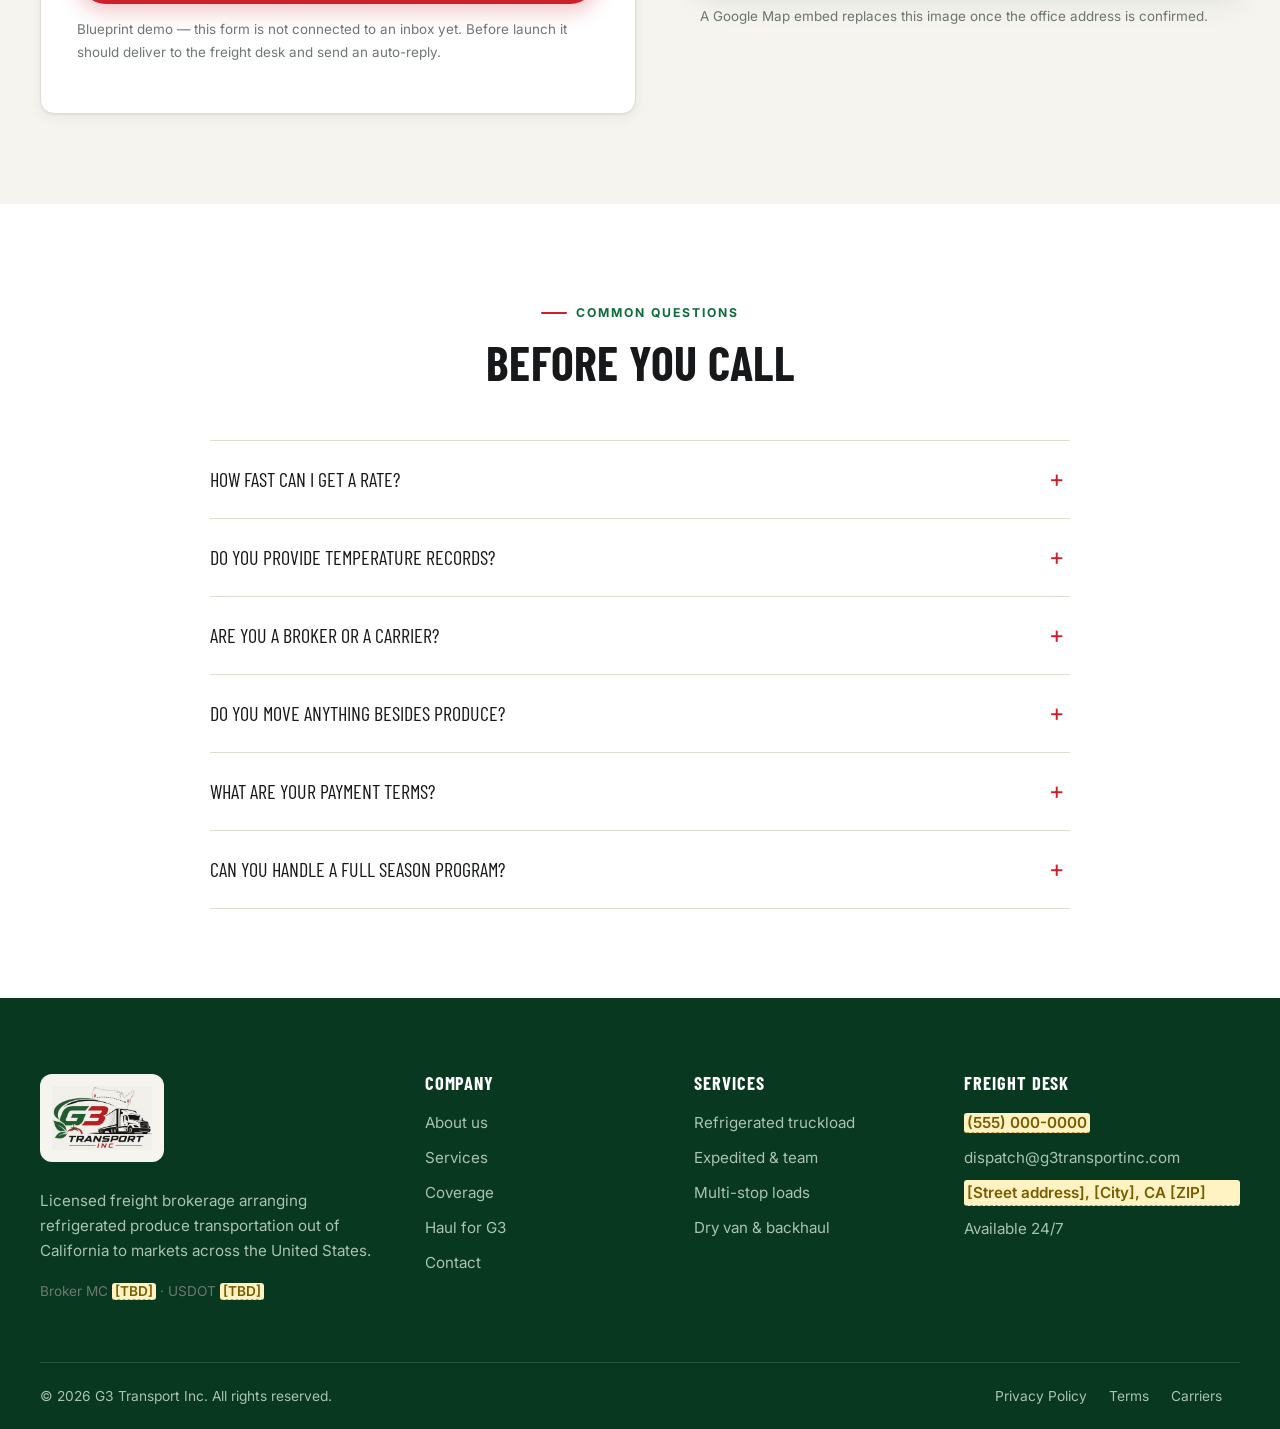
<file: contact.html>
<!DOCTYPE html>
<html lang="en">
<head>
<meta charset="utf-8">
<meta name="viewport" content="width=device-width, initial-scale=1">
<title>Contact &amp; Get a Quote | G3 Transport Inc</title>
<meta name="description" content="Request a rate for refrigerated produce freight out of California, or reach the G3 Transport Inc brokerage team 24/7.">
<link rel="icon" href="favicon.ico" sizes="any">
<link rel="icon" href="assets/img/favicon-512.png" type="image/png">
<link rel="apple-touch-icon" href="assets/img/apple-touch-icon.png">
<link rel="preconnect" href="https://fonts.googleapis.com">
<link rel="preconnect" href="https://fonts.gstatic.com" crossorigin>
<link href="https://fonts.googleapis.com/css2?family=Barlow+Condensed:wght@600;700&family=Inter:wght@400;500;600;700&display=swap" rel="stylesheet">
<link rel="stylesheet" href="assets/css/styles.css">
</head>
<body>

<div class="topbar">
  <div class="wrap topbar__row">
    <div class="topbar__list">
      <span>Broker MC <span class="tbd">[MC # TBD]</span></span>
      <span>USDOT <span class="tbd">[DOT # TBD]</span></span>
      <span>Based in <span class="tbd">[City], CA</span></span>
    </div>
    <div class="topbar__list">
      <span>Available 24/7</span>
      <a href="tel:+15550000000" class="tbd">(555) 000-0000</a>
      <a href="mailto:dispatch@g3transportinc.com">dispatch@g3transportinc.com</a>
    </div>
  </div>
</div>

<header class="header">
  <div class="wrap header__bar">
    <a class="brand" href="index.html" aria-label="G3 Transport Inc home">
      <img src="assets/img/logo-primary.jpg" alt="G3 Transport Inc" width="620" height="395">
    </a>
    <nav class="nav" id="primary-nav" aria-label="Main">
      <a href="index.html">Home</a>
      <a href="services.html">Services</a>
      <a href="coverage.html">Coverage</a>
      <a href="about.html">About</a>
      <a href="carriers.html">Carriers</a>
      <a href="contact.html">Contact</a>
    </nav>
    <div class="header__cta">
      <a class="header__tel tbd" href="tel:+15550000000">(555) 000-0000</a>
      <a class="btn btn--primary" href="#quote">Get a Quote</a>
      <button class="navtoggle" type="button" aria-label="Toggle navigation" aria-expanded="false" aria-controls="primary-nav"><span></span></button>
    </div>
  </div>
</header>

<main>

<section class="pagehero pagehero--photo">
  <div class="pagehero__bg" aria-hidden="true">
    <img src="assets/img/photos/reefer-row.jpg" alt="" width="1400" height="788">
  </div>
  <div class="wrap pagehero__inner">
    <div class="crumbs"><a href="index.html">Home</a> &rsaquo; Contact</div>
    <h1>Get a rate</h1>
    <p>Send us the lane and we will come back with pricing and available capacity. Someone answers around the clock.</p>
  </div>
</section>

<!-- QUOTE FORM -->
<section class="section section--cream" id="quote">
  <div class="wrap split">
    <form class="form" data-demo-form>
      <h2 style="font-size:1.7rem">Request a quote</h2>
      <p class="muted" style="font-size:.95rem;margin-bottom:22px">Fields marked <span class="req" style="color:var(--red)">*</span> are required.</p>

      <div class="field__row">
        <div class="field">
          <label for="c-name">Name <span class="req">*</span></label>
          <input id="c-name" name="name" type="text" required>
        </div>
        <div class="field">
          <label for="c-company">Company <span class="req">*</span></label>
          <input id="c-company" name="company" type="text" required>
        </div>
      </div>

      <div class="field__row">
        <div class="field">
          <label for="c-email">Email <span class="req">*</span></label>
          <input id="c-email" name="email" type="email" required>
        </div>
        <div class="field">
          <label for="c-phone">Phone <span class="req">*</span></label>
          <input id="c-phone" name="phone" type="tel" required>
        </div>
      </div>

      <div class="field__row">
        <div class="field">
          <label for="c-from">Pickup city &amp; state <span class="req">*</span></label>
          <input id="c-from" name="from" type="text" placeholder="Salinas, CA" required>
        </div>
        <div class="field">
          <label for="c-to">Delivery city &amp; state <span class="req">*</span></label>
          <input id="c-to" name="to" type="text" placeholder="Chicago, IL" required>
        </div>
      </div>

      <div class="field__row">
        <div class="field">
          <label for="c-commodity">Commodity</label>
          <select id="c-commodity" name="commodity">
            <option>Leafy greens &amp; lettuce</option>
            <option>Berries &amp; soft fruit</option>
            <option>Citrus</option>
            <option>Grapes</option>
            <option>Tomatoes &amp; peppers</option>
            <option>Melons</option>
            <option>Root vegetables</option>
            <option>Stone fruit</option>
            <option>Nuts &amp; dry goods</option>
            <option>Mixed / other</option>
          </select>
        </div>
        <div class="field">
          <label for="c-temp">Required set point</label>
          <input id="c-temp" name="temp" type="text" placeholder="34&deg;F">
        </div>
      </div>

      <div class="field__row">
        <div class="field">
          <label for="c-weight">Weight / pallets</label>
          <input id="c-weight" name="weight" type="text" placeholder="42,000 lb / 24 pallets">
        </div>
        <div class="field">
          <label for="c-date">Ready date</label>
          <input id="c-date" name="date" type="date">
        </div>
      </div>

      <div class="field">
        <label for="c-freq">How often does this lane run?</label>
        <select id="c-freq" name="frequency">
          <option>One-time load</option>
          <option>Weekly</option>
          <option>Several times per week</option>
          <option>Seasonal program</option>
        </select>
      </div>

      <div class="field">
        <label for="c-notes">Load details</label>
        <textarea id="c-notes" name="notes" placeholder="Appointment windows, shipper hours, drop vs live, special handling..."></textarea>
      </div>

      <button class="btn btn--primary btn--wide" type="submit">Send Request</button>
      <p class="form__note">Blueprint demo &mdash; this form is not connected to an inbox yet. Before launch it should deliver to the freight desk and send an auto-reply.</p>
      <div class="formmsg">Thanks &mdash; one of our reps will follow up shortly.</div>
    </form>

    <div>
      <span class="eyebrow">Reach us</span>
      <h2>Talk to the freight desk</h2>
      <p class="lead">Loads do not wait for business hours and neither do we. Call for anything time-critical &mdash; the form is for quoting lanes in advance.</p>

      <ul class="infolist" style="margin-top:30px">
        <li>
          <div class="icon" aria-hidden="true"><svg width="22" height="22" viewBox="0 0 24 24" fill="none" stroke="currentColor" stroke-width="2" stroke-linecap="round" stroke-linejoin="round"><path d="M22 16.9v3a2 2 0 0 1-2.2 2 19.8 19.8 0 0 1-8.6-3.1 19.5 19.5 0 0 1-6-6A19.8 19.8 0 0 1 2.1 4.2 2 2 0 0 1 4.1 2h3a2 2 0 0 1 2 1.7c.1 1 .4 1.9.7 2.8a2 2 0 0 1-.5 2.1L8.1 9.8a16 16 0 0 0 6 6l1.2-1.2a2 2 0 0 1 2.1-.5c.9.3 1.8.6 2.8.7a2 2 0 0 1 1.8 2.1z"></path></svg></div>
          <div>
            <h4>Freight desk</h4>
            <p><a class="tbd" href="tel:+15550000000">(555) 000-0000</a> &middot; available 24/7</p>
          </div>
        </li>
        <li>
          <div class="icon" aria-hidden="true"><svg width="22" height="22" viewBox="0 0 24 24" fill="none" stroke="currentColor" stroke-width="2" stroke-linecap="round" stroke-linejoin="round"><rect x="2" y="4" width="20" height="16" rx="2"></rect><path d="m22 6-10 7L2 6"></path></svg></div>
          <div>
            <h4>Email</h4>
            <p><a href="mailto:dispatch@g3transportinc.com">dispatch@g3transportinc.com</a><br><a href="mailto:carriers@g3transportinc.com">carriers@g3transportinc.com</a><br><a href="mailto:accounting@g3transportinc.com">accounting@g3transportinc.com</a></p>
          </div>
        </li>
        <li>
          <div class="icon icon--red" aria-hidden="true"><svg width="22" height="22" viewBox="0 0 24 24" fill="none" stroke="currentColor" stroke-width="2" stroke-linecap="round" stroke-linejoin="round"><path d="M21 10c0 6-9 12-9 12s-9-6-9-12a9 9 0 0 1 18 0z"></path><circle cx="12" cy="10" r="3"></circle></svg></div>
          <div>
            <h4>Office</h4>
            <p class="tbd">[Street address]<br>[City], CA [ZIP]</p>
          </div>
        </li>
        <li>
          <div class="icon" aria-hidden="true"><svg width="22" height="22" viewBox="0 0 24 24" fill="none" stroke="currentColor" stroke-width="2" stroke-linecap="round" stroke-linejoin="round"><circle cx="12" cy="12" r="9"></circle><polyline points="12 7 12 12 15.5 14"></polyline></svg></div>
          <div>
            <h4>Office hours</h4>
            <p class="tbd">[Mon&ndash;Fri, 7am&ndash;6pm PT]<br>After hours by phone</p>
          </div>
        </li>
      </ul>

      <span class="media media--16x9 media--shadow" style="margin-top:30px">
        <img src="assets/img/photos/farm-aerial.jpg" alt="Farmland around the growing regions G3 Transport loads from" width="900" height="506" loading="lazy">
      </span>
      <p class="form__note">A Google Map embed replaces this image once the office address is confirmed.</p>
    </div>
  </div>
</section>

<!-- FAQ -->
<section class="section section--white">
  <div class="wrap" style="max-width:860px">
    <div class="section-head center">
      <span class="eyebrow" style="justify-content:center">Common questions</span>
      <h2>Before you call</h2>
    </div>

    <div class="faq">
      <div class="faq__item">
        <button class="faq__q" type="button" aria-expanded="false">How fast can I get a rate?</button>
        <div class="faq__a"><p>Send the lane, commodity, weight and ready date and we typically respond the same business day. For a load that needs to move today, call us directly.</p></div>
      </div>
      <div class="faq__item">
        <button class="faq__q" type="button" aria-expanded="false">Do you provide temperature records?</button>
        <div class="faq__a"><p>Yes. The set point goes on the rate confirmation, the carrier runs continuous unless you say otherwise, and we can pull the reefer download after delivery.</p></div>
      </div>
      <div class="faq__item">
        <button class="faq__q" type="button" aria-expanded="false">Are you a broker or a carrier?</button>
        <div class="faq__a"><p>G3 Transport Inc is a licensed freight brokerage &mdash; we arrange your freight with vetted carriers rather than running our own trucks. That means we can scale capacity in peak season instead of turning you away when our own equipment is committed. Our broker authority is MC <span class="tbd">[TBD]</span> and we carry a BMC-84 surety bond of <span class="tbd">[$ amount]</span>.</p></div>
      </div>
      <div class="faq__item">
        <button class="faq__q" type="button" aria-expanded="false">Do you move anything besides produce?</button>
        <div class="faq__a"><p>Produce is our focus, but we also cover other refrigerated food-grade freight and, on return legs, dry palletised goods. Ask and we will tell you honestly whether it fits.</p></div>
      </div>
      <div class="faq__item">
        <button class="faq__q" type="button" aria-expanded="false">What are your payment terms?</button>
        <div class="faq__a"><p><span class="tbd">[Client to confirm &mdash; e.g. net 30 on approved credit, quick-pay option available.]</span></p></div>
      </div>
      <div class="faq__item">
        <button class="faq__q" type="button" aria-expanded="false">Can you handle a full season program?</button>
        <div class="faq__a"><p>Yes. Tell us the weeks, the volume and the destinations and we will line up committed carriers ahead of your peak rather than quoting week to week.</p></div>
      </div>
    </div>
  </div>
</section>

</main>

<footer class="footer">
  <div class="wrap">
    <div class="footer__grid">
      <div>
        <span class="footer__logo"><img src="assets/img/logo-primary.jpg" alt="G3 Transport Inc" width="620" height="395"></span>
        <p>Licensed freight brokerage arranging refrigerated produce transportation out of California to markets across the United States.</p>
        <p class="muted" style="font-size:.85rem">Broker MC <span class="tbd">[TBD]</span> &middot; USDOT <span class="tbd">[TBD]</span></p>
      </div>
      <div>
        <h4>Company</h4>
        <ul>
          <li><a href="about.html">About us</a></li>
          <li><a href="services.html">Services</a></li>
          <li><a href="coverage.html">Coverage</a></li>
          <li><a href="carriers.html">Haul for G3</a></li>
          <li><a href="contact.html">Contact</a></li>
        </ul>
      </div>
      <div>
        <h4>Services</h4>
        <ul>
          <li><a href="services.html#reefer">Refrigerated truckload</a></li>
          <li><a href="services.html#expedited">Expedited &amp; team</a></li>
          <li><a href="services.html#multistop">Multi-stop loads</a></li>
          <li><a href="services.html#dry">Dry van &amp; backhaul</a></li>
        </ul>
      </div>
      <div>
        <h4>Freight desk</h4>
        <ul>
          <li><a class="tbd" href="tel:+15550000000">(555) 000-0000</a></li>
          <li><a href="mailto:dispatch@g3transportinc.com">dispatch@g3transportinc.com</a></li>
          <li class="tbd">[Street address], [City], CA [ZIP]</li>
          <li>Available 24/7</li>
        </ul>
      </div>
    </div>
    <div class="footer__bottom">
      <div>&copy; <span data-year>2026</span> G3 Transport Inc. All rights reserved.</div>
      <div>
        <a href="#">Privacy Policy</a>
        <a href="#">Terms</a>
        <a href="carriers.html">Carriers</a>
      </div>
    </div>
  </div>
</footer>

<script src="assets/js/main.js"></script>
</body>
</html>
</file>
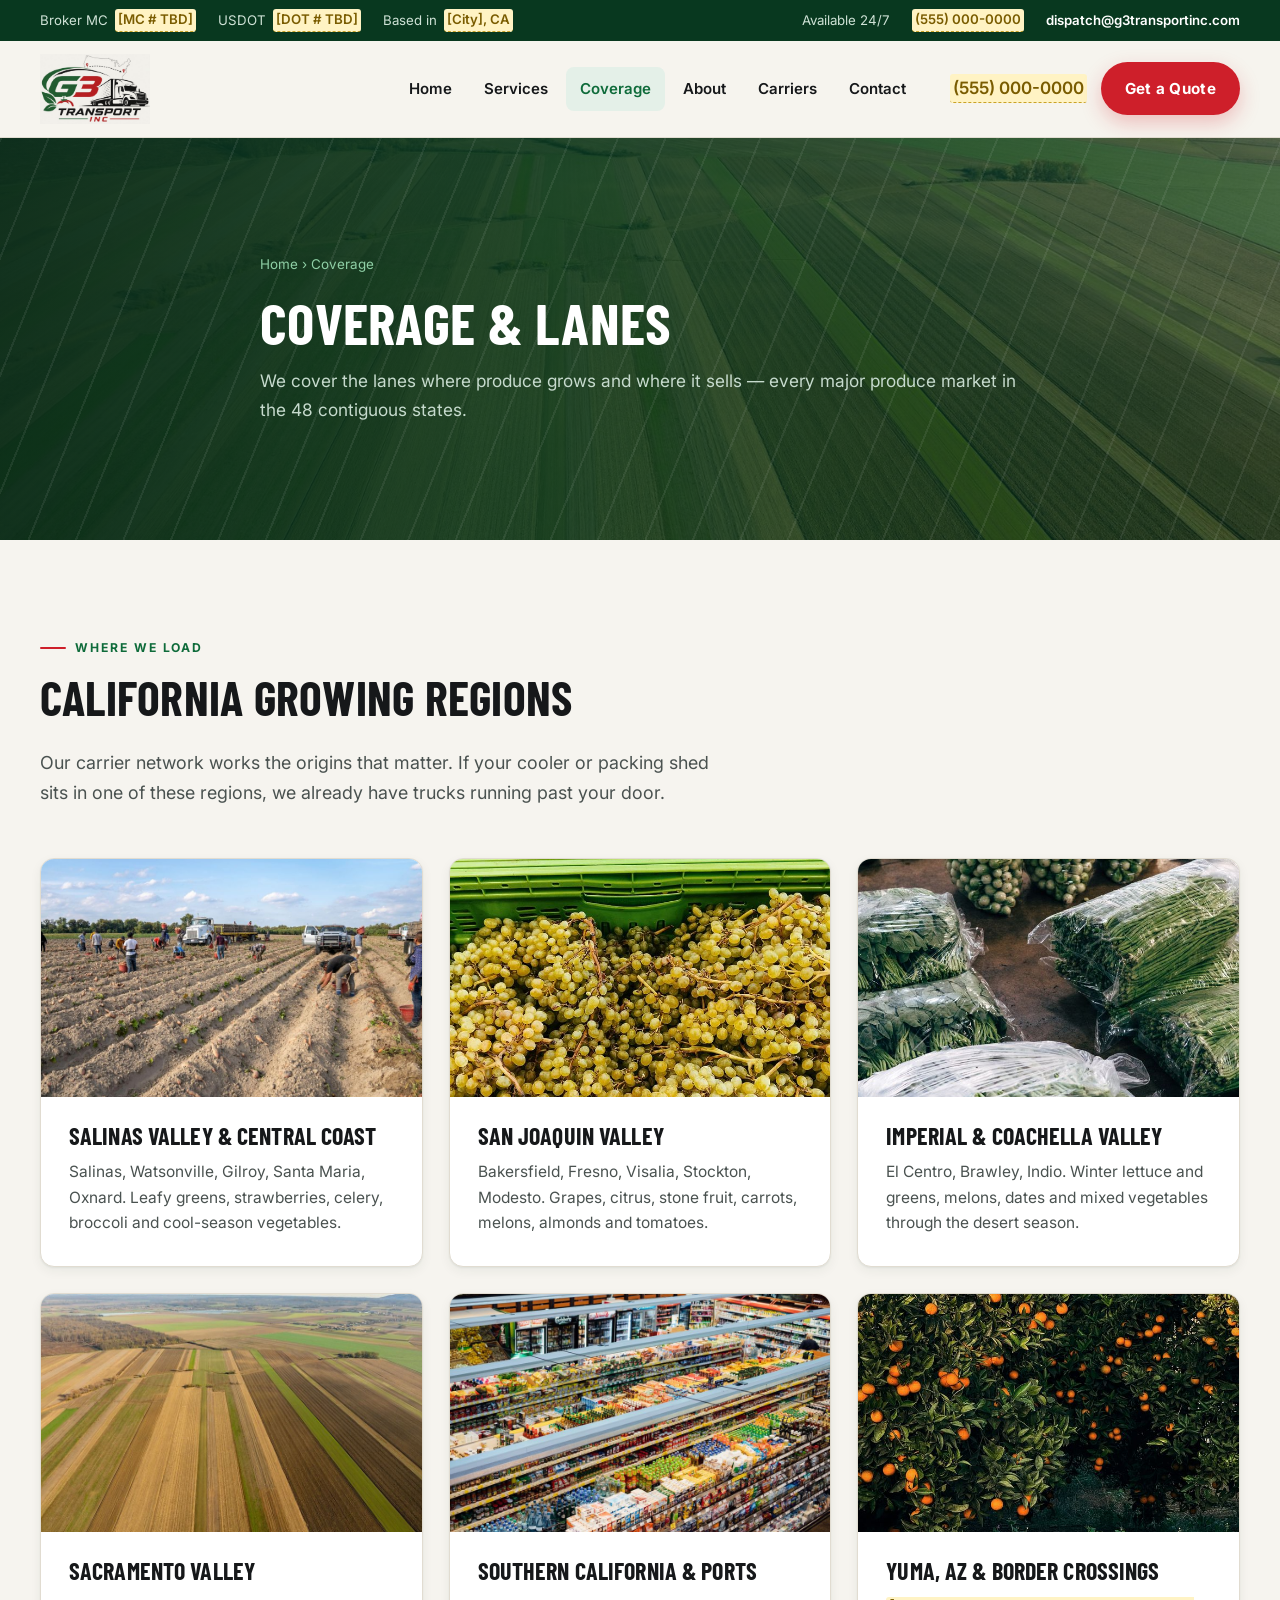
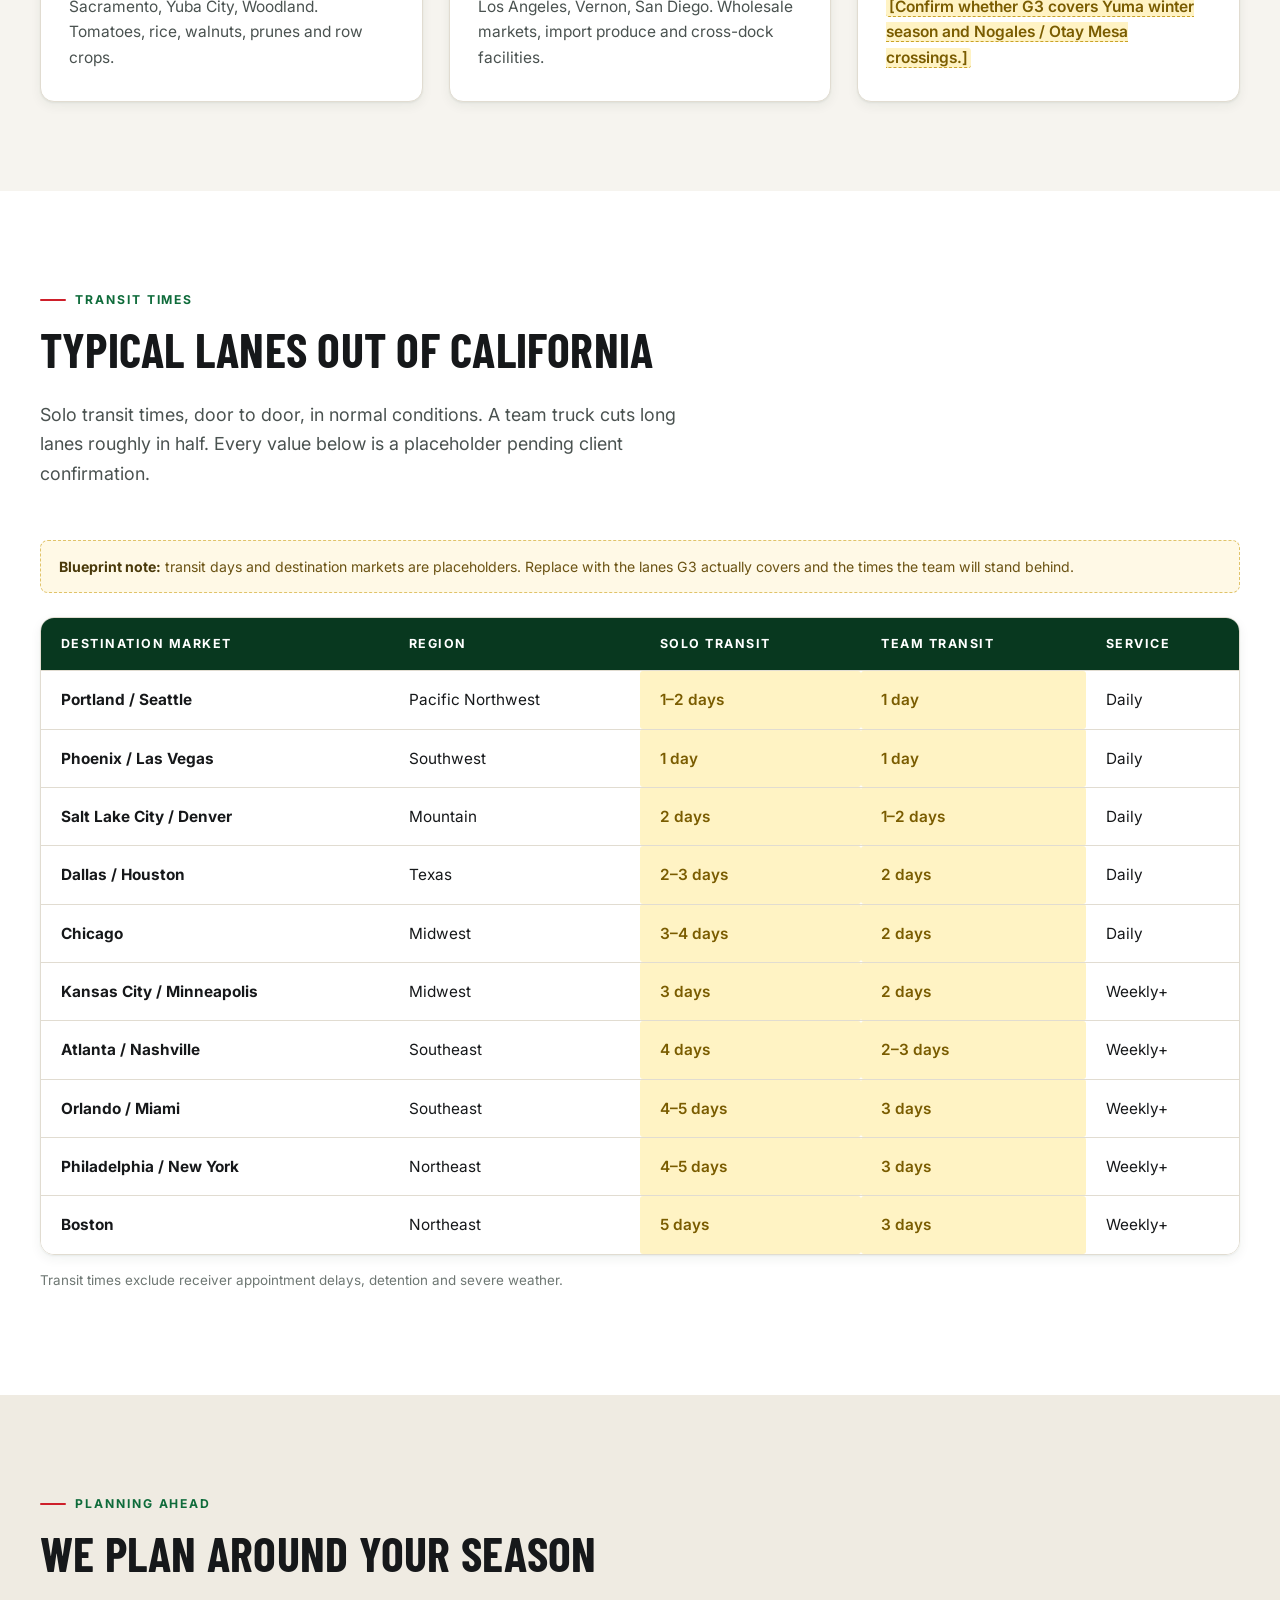
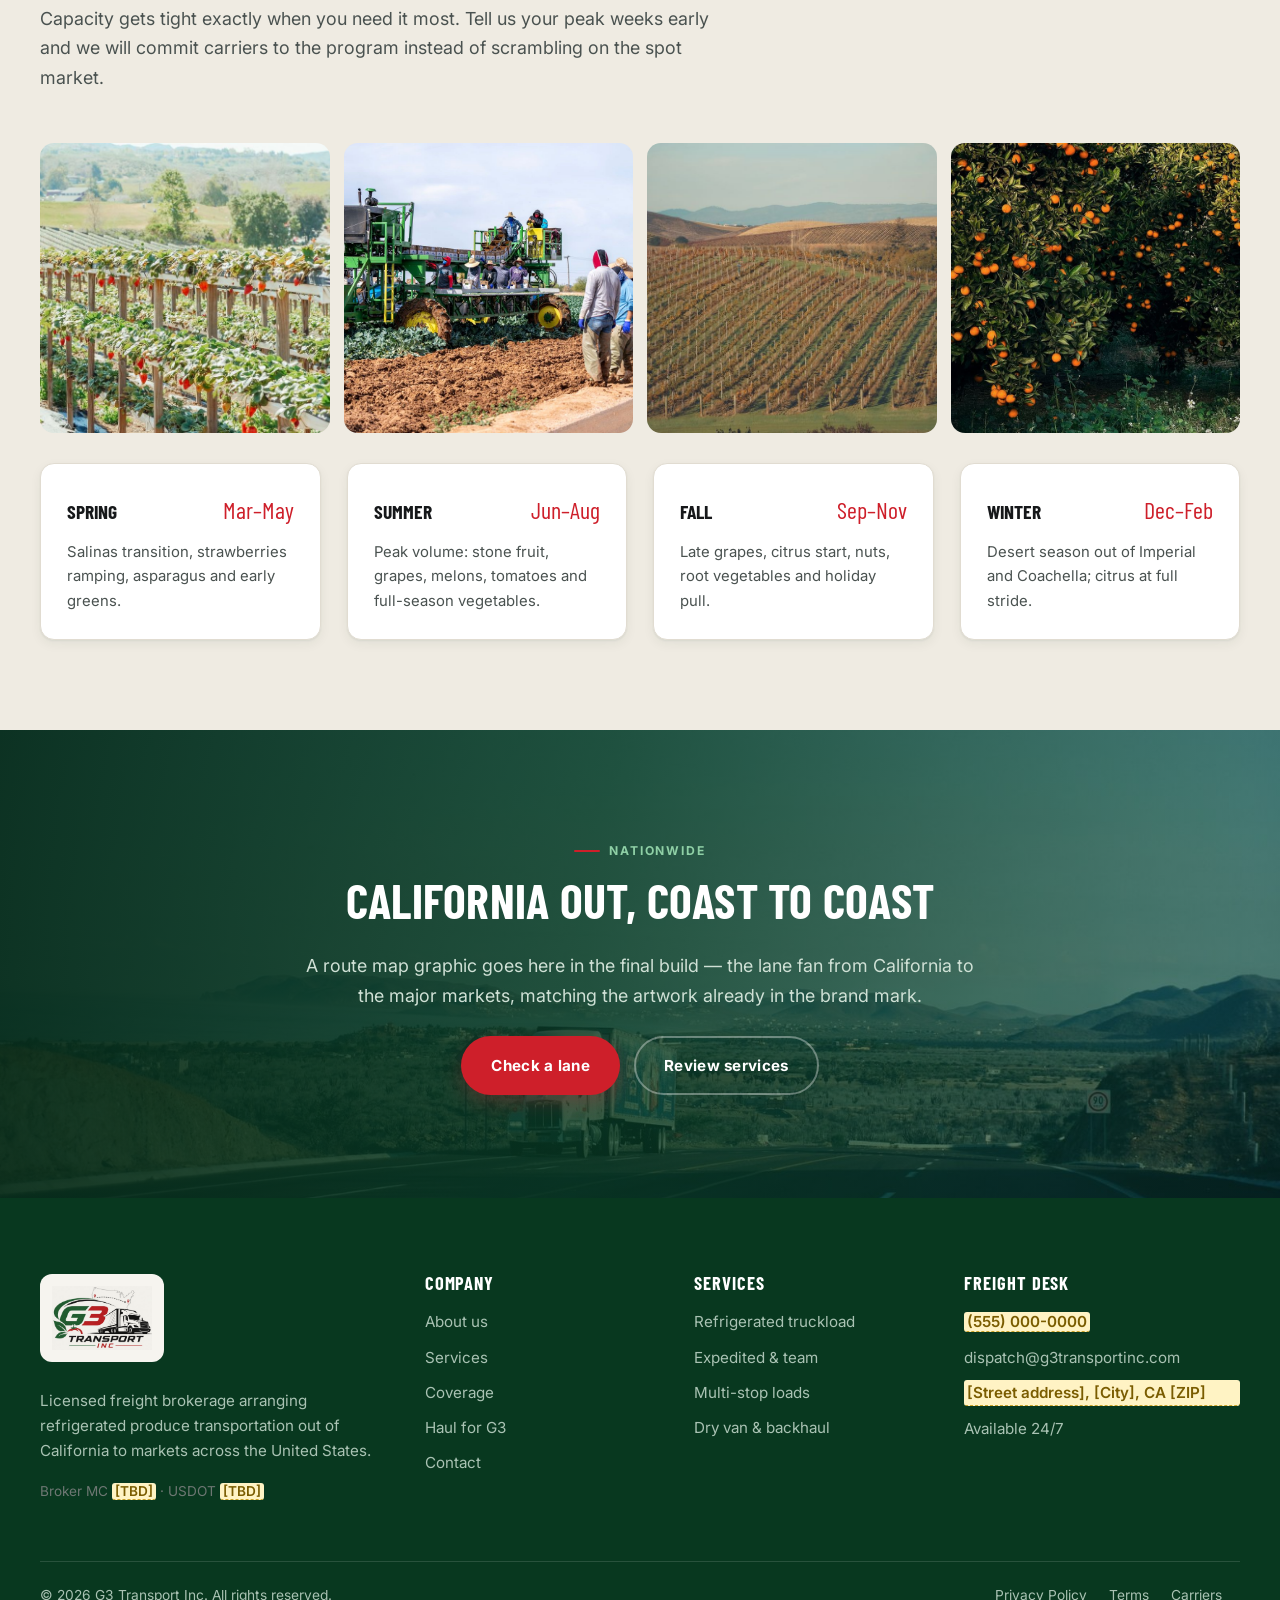
<file: coverage.html>
<!DOCTYPE html>
<html lang="en">
<head>
<meta charset="utf-8">
<meta name="viewport" content="width=device-width, initial-scale=1">
<title>Coverage &amp; Lanes | G3 Transport Inc</title>
<meta name="description" content="California produce origins and nationwide destination markets covered by G3 Transport Inc, a licensed freight brokerage, with typical transit times by region.">
<link rel="icon" href="favicon.ico" sizes="any">
<link rel="icon" href="assets/img/favicon-512.png" type="image/png">
<link rel="apple-touch-icon" href="assets/img/apple-touch-icon.png">
<link rel="preconnect" href="https://fonts.googleapis.com">
<link rel="preconnect" href="https://fonts.gstatic.com" crossorigin>
<link href="https://fonts.googleapis.com/css2?family=Barlow+Condensed:wght@600;700&family=Inter:wght@400;500;600;700&display=swap" rel="stylesheet">
<link rel="stylesheet" href="assets/css/styles.css">
</head>
<body>

<div class="topbar">
  <div class="wrap topbar__row">
    <div class="topbar__list">
      <span>Broker MC <span class="tbd">[MC # TBD]</span></span>
      <span>USDOT <span class="tbd">[DOT # TBD]</span></span>
      <span>Based in <span class="tbd">[City], CA</span></span>
    </div>
    <div class="topbar__list">
      <span>Available 24/7</span>
      <a href="tel:+15550000000" class="tbd">(555) 000-0000</a>
      <a href="mailto:dispatch@g3transportinc.com">dispatch@g3transportinc.com</a>
    </div>
  </div>
</div>

<header class="header">
  <div class="wrap header__bar">
    <a class="brand" href="index.html" aria-label="G3 Transport Inc home">
      <img src="assets/img/logo-primary.jpg" alt="G3 Transport Inc" width="620" height="395">
    </a>
    <nav class="nav" id="primary-nav" aria-label="Main">
      <a href="index.html">Home</a>
      <a href="services.html">Services</a>
      <a href="coverage.html">Coverage</a>
      <a href="about.html">About</a>
      <a href="carriers.html">Carriers</a>
      <a href="contact.html">Contact</a>
    </nav>
    <div class="header__cta">
      <a class="header__tel tbd" href="tel:+15550000000">(555) 000-0000</a>
      <a class="btn btn--primary" href="contact.html#quote">Get a Quote</a>
      <button class="navtoggle" type="button" aria-label="Toggle navigation" aria-expanded="false" aria-controls="primary-nav"><span></span></button>
    </div>
  </div>
</header>

<main>

<section class="pagehero pagehero--photo">
  <div class="pagehero__bg" aria-hidden="true">
    <img src="assets/img/photos/aerial-farmland.jpg" alt="" width="1600" height="686">
  </div>
  <div class="wrap pagehero__inner">
    <div class="crumbs"><a href="index.html">Home</a> &rsaquo; Coverage</div>
    <h1>Coverage &amp; lanes</h1>
    <p>We cover the lanes where produce grows and where it sells &mdash; every major produce market in the 48 contiguous states.</p>
  </div>
</section>

<!-- ORIGINS -->
<section class="section section--cream">
  <div class="wrap">
    <div class="section-head">
      <span class="eyebrow">Where we load</span>
      <h2>California growing regions</h2>
      <p class="lead">Our carrier network works the origins that matter. If your cooler or packing shed sits in one of these regions, we already have trucks running past your door.</p>
    </div>

    <div class="grid g-3">
      <article class="card card--photo reveal">
        <span class="media media--zoom">
          <img src="assets/img/photos/harvest-rows.jpg" alt="Crew working vegetable rows on the Central Coast" width="900" height="600" loading="lazy">
        </span>
        <div class="card__body">
        <h3>Salinas Valley &amp; Central Coast</h3>
        <p>Salinas, Watsonville, Gilroy, Santa Maria, Oxnard. Leafy greens, strawberries, celery, broccoli and cool-season vegetables.</p>
        </div>
      </article>
      <article class="card card--photo reveal">
        <span class="media media--zoom">
          <img src="assets/img/photos/grapes.jpg" alt="Green grapes packed into field crates" width="700" height="700" loading="lazy">
        </span>
        <div class="card__body">
        <h3>San Joaquin Valley</h3>
        <p>Bakersfield, Fresno, Visalia, Stockton, Modesto. Grapes, citrus, stone fruit, carrots, melons, almonds and tomatoes.</p>
        </div>
      </article>
      <article class="card card--photo reveal">
        <span class="media media--zoom">
          <img src="assets/img/photos/greens-packed.jpg" alt="Bagged leafy greens ready for the cooler" width="700" height="700" loading="lazy">
        </span>
        <div class="card__body">
        <h3>Imperial &amp; Coachella Valley</h3>
        <p>El Centro, Brawley, Indio. Winter lettuce and greens, melons, dates and mixed vegetables through the desert season.</p>
        </div>
      </article>
      <article class="card card--photo reveal">
        <span class="media media--zoom">
          <img src="assets/img/photos/farm-aerial.jpg" alt="Aerial view of valley farmland" width="900" height="506" loading="lazy">
        </span>
        <div class="card__body">
        <h3>Sacramento Valley</h3>
        <p>Sacramento, Yuba City, Woodland. Tomatoes, rice, walnuts, prunes and row crops.</p>
        </div>
      </article>
      <article class="card card--photo reveal">
        <span class="media media--zoom">
          <img src="assets/img/photos/market-aisle.jpg" alt="Wholesale produce ready for distribution" width="900" height="600" loading="lazy">
        </span>
        <div class="card__body">
        <h3>Southern California &amp; ports</h3>
        <p>Los Angeles, Vernon, San Diego. Wholesale markets, import produce and cross-dock facilities.</p>
        </div>
      </article>
      <article class="card card--photo reveal">
        <span class="media media--zoom">
          <img src="assets/img/photos/orange-grove.jpg" alt="Citrus ripening in a grove" width="700" height="700" loading="lazy">
        </span>
        <div class="card__body">
        <h3>Yuma, AZ &amp; border crossings</h3>
        <p><span class="tbd">[Confirm whether G3 covers Yuma winter season and Nogales / Otay Mesa crossings.]</span></p>
        </div>
      </article>
    </div>
  </div>
</section>

<!-- LANE TABLE -->
<section class="section section--white">
  <div class="wrap">
    <div class="section-head">
      <span class="eyebrow">Transit times</span>
      <h2>Typical lanes out of California</h2>
      <p class="lead">Solo transit times, door to door, in normal conditions. A team truck cuts long lanes roughly in half. Every value below is a placeholder pending client confirmation.</p>
    </div>

    <p class="note"><strong>Blueprint note:</strong> transit days and destination markets are placeholders. Replace with the lanes G3 actually covers and the times the team will stand behind.</p>

    <div class="table-scroll">
      <table class="lanes">
        <thead>
          <tr>
            <th scope="col">Destination market</th>
            <th scope="col">Region</th>
            <th scope="col">Solo transit</th>
            <th scope="col">Team transit</th>
            <th scope="col">Service</th>
          </tr>
        </thead>
        <tbody>
          <tr><td>Portland / Seattle</td><td>Pacific Northwest</td><td class="tbd">1&ndash;2 days</td><td class="tbd">1 day</td><td>Daily</td></tr>
          <tr><td>Phoenix / Las Vegas</td><td>Southwest</td><td class="tbd">1 day</td><td class="tbd">1 day</td><td>Daily</td></tr>
          <tr><td>Salt Lake City / Denver</td><td>Mountain</td><td class="tbd">2 days</td><td class="tbd">1&ndash;2 days</td><td>Daily</td></tr>
          <tr><td>Dallas / Houston</td><td>Texas</td><td class="tbd">2&ndash;3 days</td><td class="tbd">2 days</td><td>Daily</td></tr>
          <tr><td>Chicago</td><td>Midwest</td><td class="tbd">3&ndash;4 days</td><td class="tbd">2 days</td><td>Daily</td></tr>
          <tr><td>Kansas City / Minneapolis</td><td>Midwest</td><td class="tbd">3 days</td><td class="tbd">2 days</td><td>Weekly+</td></tr>
          <tr><td>Atlanta / Nashville</td><td>Southeast</td><td class="tbd">4 days</td><td class="tbd">2&ndash;3 days</td><td>Weekly+</td></tr>
          <tr><td>Orlando / Miami</td><td>Southeast</td><td class="tbd">4&ndash;5 days</td><td class="tbd">3 days</td><td>Weekly+</td></tr>
          <tr><td>Philadelphia / New York</td><td>Northeast</td><td class="tbd">4&ndash;5 days</td><td class="tbd">3 days</td><td>Weekly+</td></tr>
          <tr><td>Boston</td><td>Northeast</td><td class="tbd">5 days</td><td class="tbd">3 days</td><td>Weekly+</td></tr>
        </tbody>
      </table>
    </div>
    <p class="form__note">Transit times exclude receiver appointment delays, detention and severe weather.</p>
  </div>
</section>

<!-- SEASON -->
<section class="section section--sand">
  <div class="wrap">
    <div class="section-head">
      <span class="eyebrow">Planning ahead</span>
      <h2>We plan around your season</h2>
      <p class="lead">Capacity gets tight exactly when you need it most. Tell us your peak weeks early and we will commit carriers to the program instead of scrambling on the spot market.</p>
    </div>
    <div class="strip reveal" style="margin-bottom:30px">
      <span class="media media--zoom"><img src="assets/img/photos/strawberry-field.jpg" alt="Strawberry rows in spring" width="900" height="600" loading="lazy"></span>
      <span class="media media--zoom"><img src="assets/img/photos/harvest-crew.jpg" alt="Summer harvest crew at work" width="1200" height="800" loading="lazy"></span>
      <span class="media media--zoom"><img src="assets/img/photos/vineyard.jpg" alt="Vineyard rows in autumn" width="900" height="600" loading="lazy"></span>
      <span class="media media--zoom"><img src="assets/img/photos/orange-grove.jpg" alt="Winter citrus on the tree" width="700" height="700" loading="lazy"></span>
    </div>

    <div class="grid g-4">
      <div class="region reveal"><div class="region__top"><h3>Spring</h3><span class="region__time">Mar&ndash;May</span></div><p>Salinas transition, strawberries ramping, asparagus and early greens.</p></div>
      <div class="region reveal"><div class="region__top"><h3>Summer</h3><span class="region__time">Jun&ndash;Aug</span></div><p>Peak volume: stone fruit, grapes, melons, tomatoes and full-season vegetables.</p></div>
      <div class="region reveal"><div class="region__top"><h3>Fall</h3><span class="region__time">Sep&ndash;Nov</span></div><p>Late grapes, citrus start, nuts, root vegetables and holiday pull.</p></div>
      <div class="region reveal"><div class="region__top"><h3>Winter</h3><span class="region__time">Dec&ndash;Feb</span></div><p>Desert season out of Imperial and Coachella; citrus at full stride.</p></div>
    </div>
  </div>
</section>

<!-- MAP PLACEHOLDER -->
<section class="band band--center">
  <div class="band__bg" aria-hidden="true">
    <img src="assets/img/photos/truck-highway.jpg" alt="" width="1600" height="900" loading="lazy">
  </div>
  <div class="wrap">
    <div class="band__inner">
      <span class="eyebrow" style="justify-content:center">Nationwide</span>
      <h2>California out, coast to coast</h2>
      <p class="lead">A route map graphic goes here in the final build &mdash; the lane fan from California to the major markets, matching the artwork already in the brand mark.</p>
      <div class="btn-row">
        <a class="btn btn--primary" href="contact.html#quote">Check a lane</a>
        <a class="btn btn--ghost" href="services.html">Review services</a>
      </div>
    </div>
  </div>
</section>

</main>

<footer class="footer">
  <div class="wrap">
    <div class="footer__grid">
      <div>
        <span class="footer__logo"><img src="assets/img/logo-primary.jpg" alt="G3 Transport Inc" width="620" height="395"></span>
        <p>Licensed freight brokerage arranging refrigerated produce transportation out of California to markets across the United States.</p>
        <p class="muted" style="font-size:.85rem">Broker MC <span class="tbd">[TBD]</span> &middot; USDOT <span class="tbd">[TBD]</span></p>
      </div>
      <div>
        <h4>Company</h4>
        <ul>
          <li><a href="about.html">About us</a></li>
          <li><a href="services.html">Services</a></li>
          <li><a href="coverage.html">Coverage</a></li>
          <li><a href="carriers.html">Haul for G3</a></li>
          <li><a href="contact.html">Contact</a></li>
        </ul>
      </div>
      <div>
        <h4>Services</h4>
        <ul>
          <li><a href="services.html#reefer">Refrigerated truckload</a></li>
          <li><a href="services.html#expedited">Expedited &amp; team</a></li>
          <li><a href="services.html#multistop">Multi-stop loads</a></li>
          <li><a href="services.html#dry">Dry van &amp; backhaul</a></li>
        </ul>
      </div>
      <div>
        <h4>Freight desk</h4>
        <ul>
          <li><a class="tbd" href="tel:+15550000000">(555) 000-0000</a></li>
          <li><a href="mailto:dispatch@g3transportinc.com">dispatch@g3transportinc.com</a></li>
          <li class="tbd">[Street address], [City], CA [ZIP]</li>
          <li>Available 24/7</li>
        </ul>
      </div>
    </div>
    <div class="footer__bottom">
      <div>&copy; <span data-year>2026</span> G3 Transport Inc. All rights reserved.</div>
      <div>
        <a href="#">Privacy Policy</a>
        <a href="#">Terms</a>
        <a href="carriers.html">Carriers</a>
      </div>
    </div>
  </div>
</footer>

<script src="assets/js/main.js"></script>
</body>
</html>
</file>
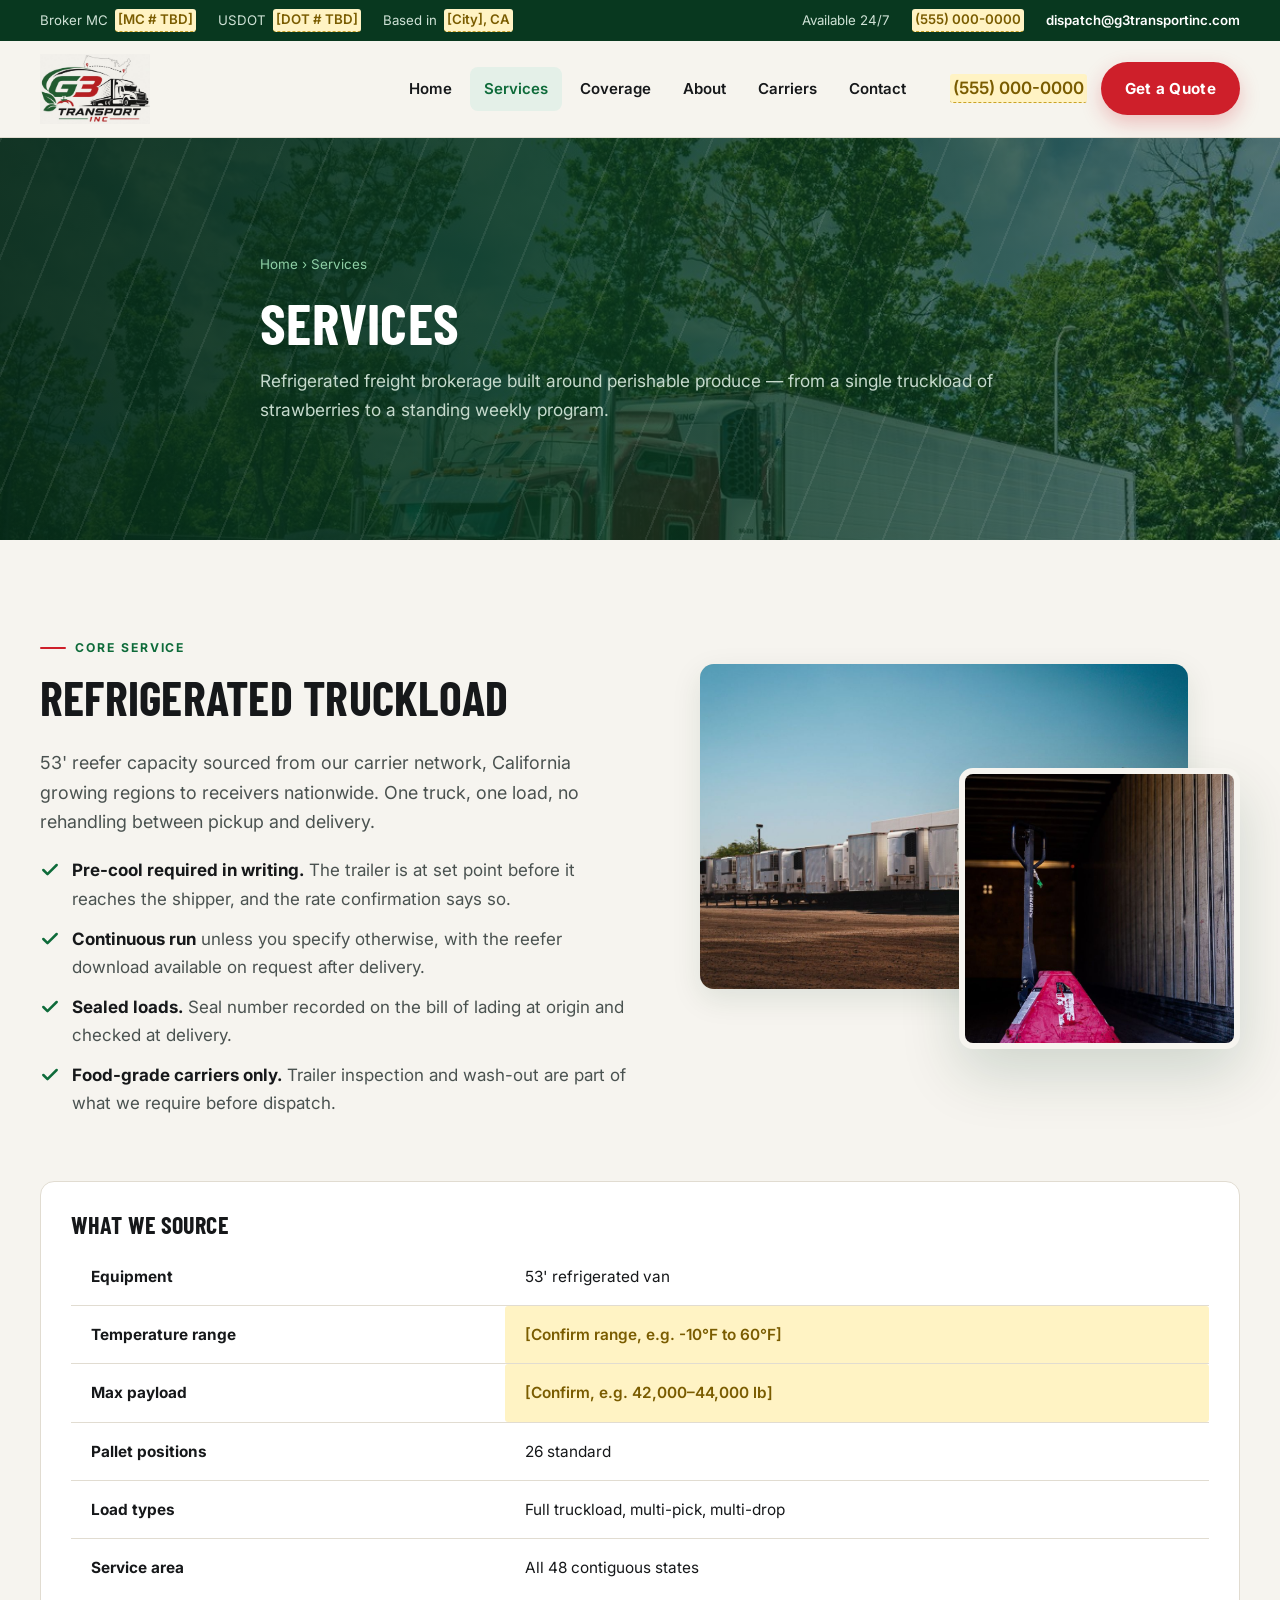
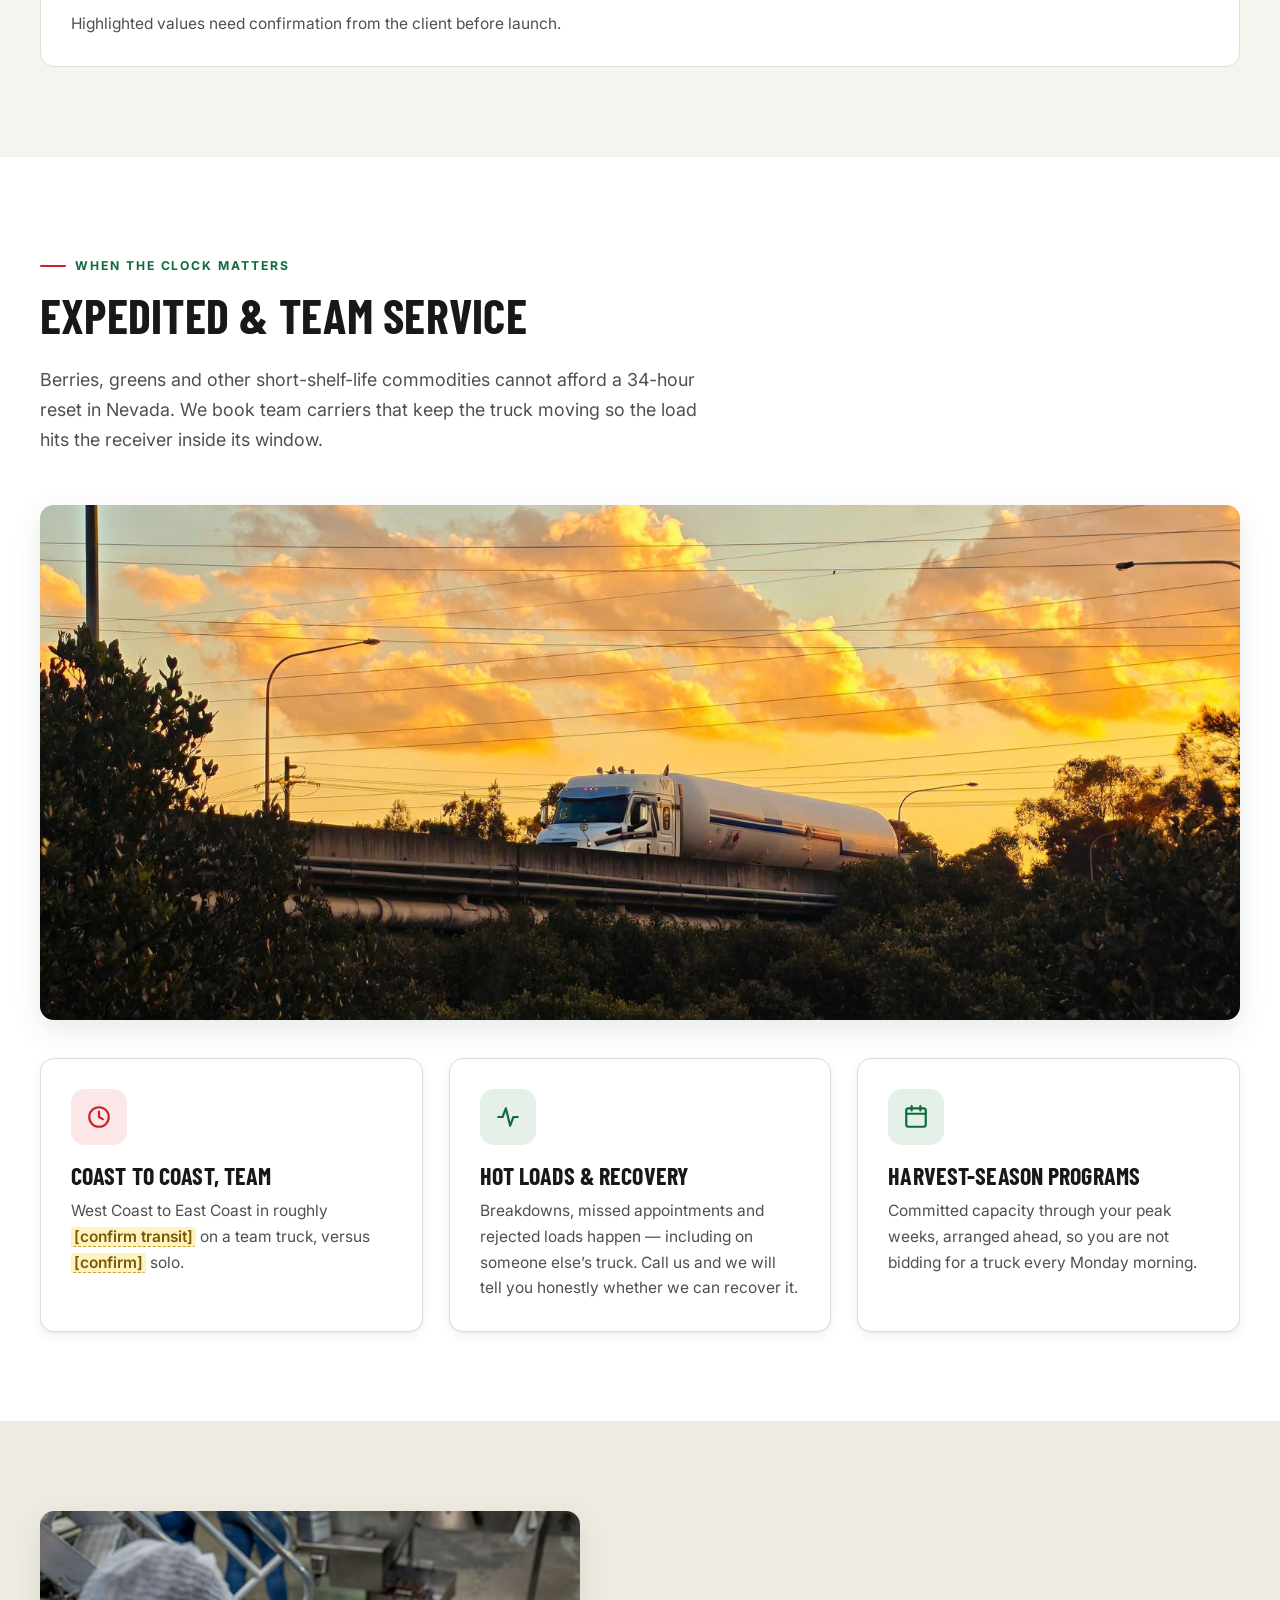
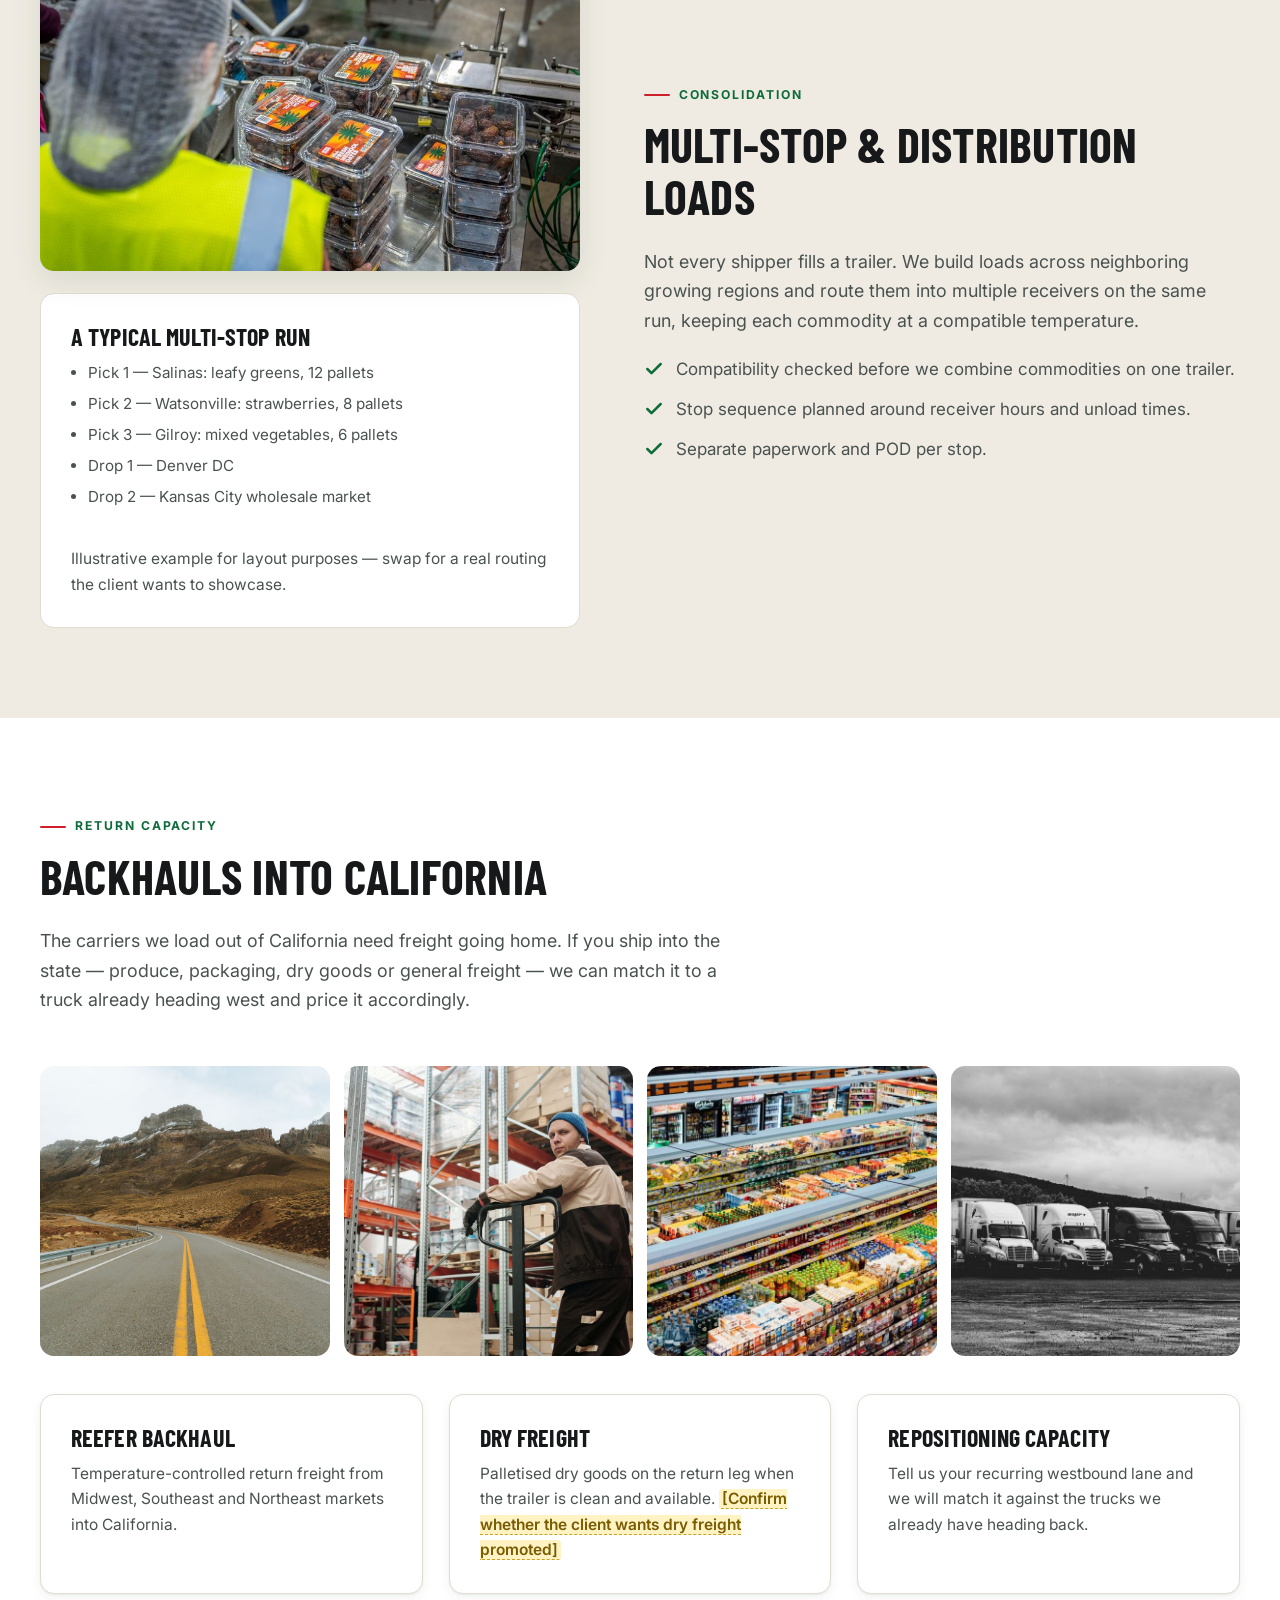
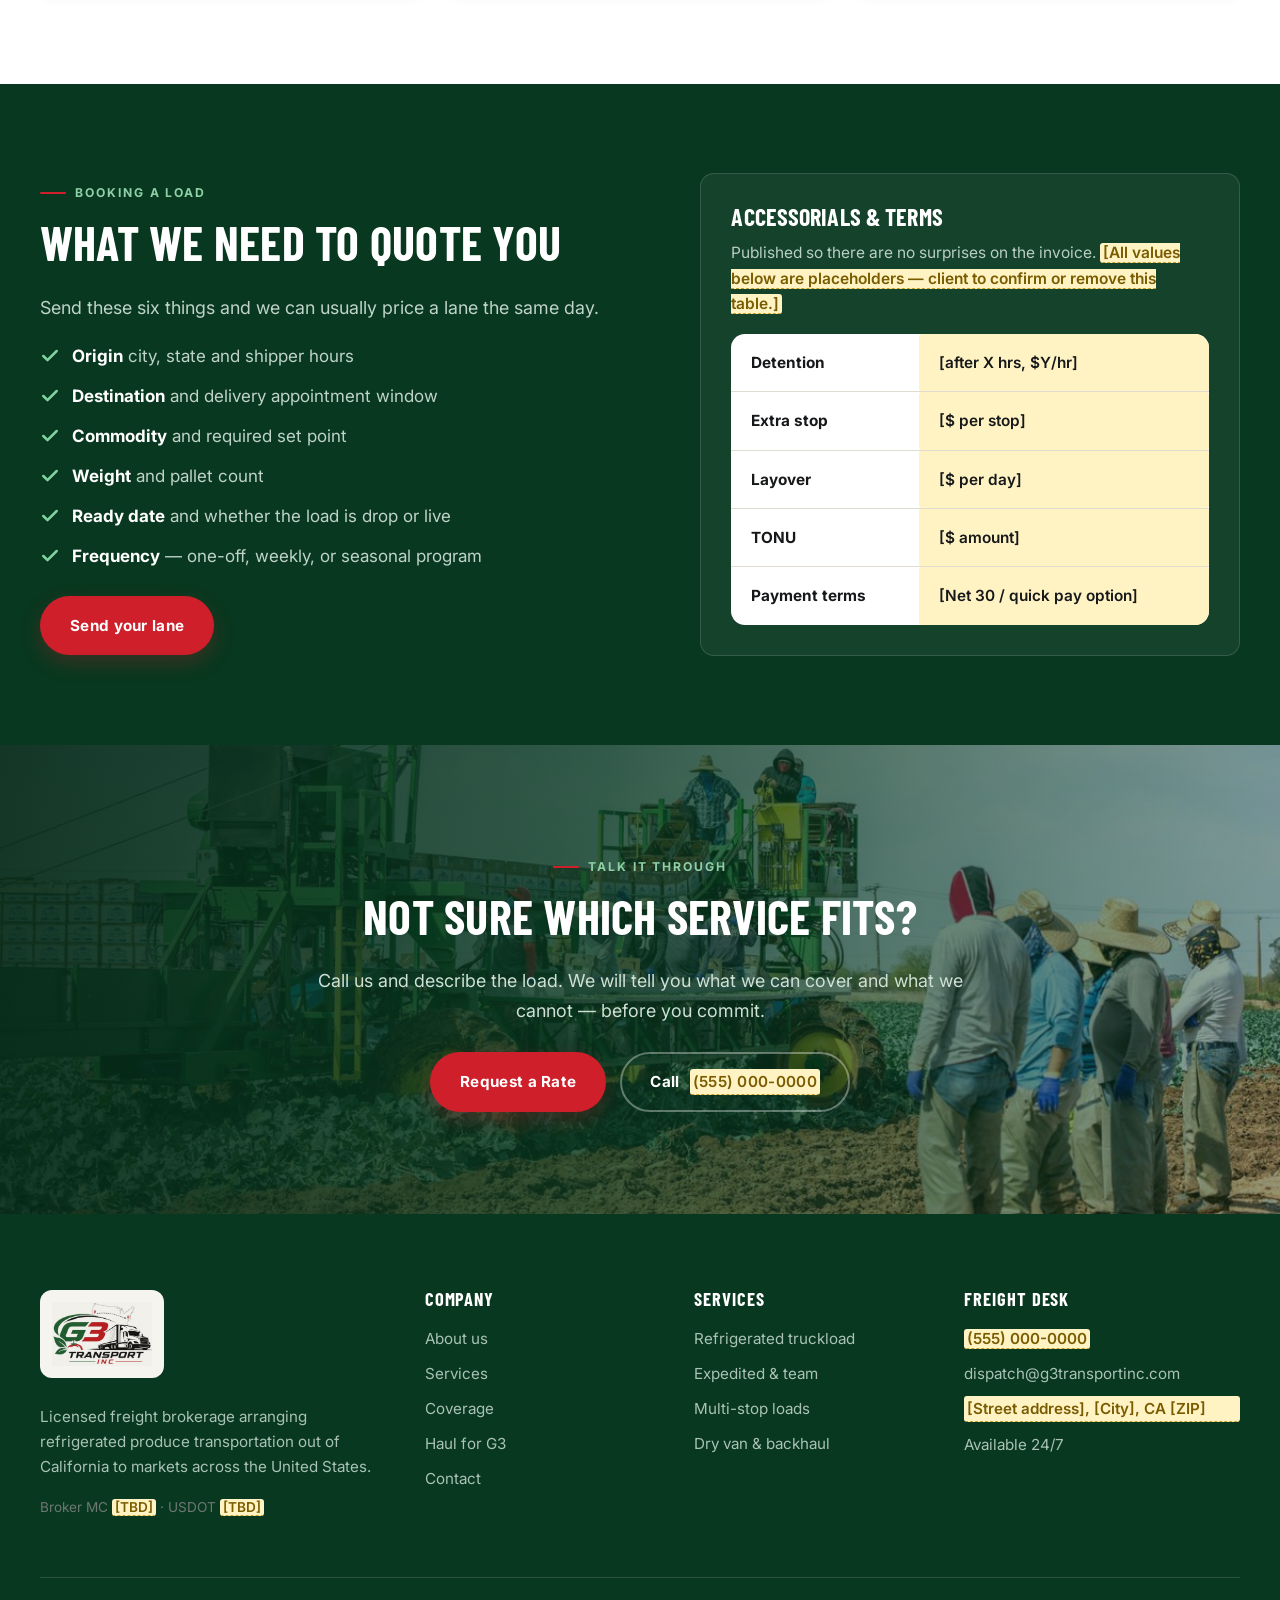
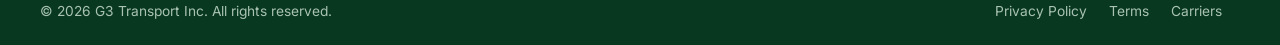
<file: services.html>
<!DOCTYPE html>
<html lang="en">
<head>
<meta charset="utf-8">
<meta name="viewport" content="width=device-width, initial-scale=1">
<title>Services | Refrigerated Produce Freight Brokerage &mdash; G3 Transport Inc</title>
<meta name="description" content="Refrigerated truckload brokerage, expedited team service, multi-stop produce loads and backhauls out of California to markets nationwide, covered by vetted carriers.">
<link rel="icon" href="favicon.ico" sizes="any">
<link rel="icon" href="assets/img/favicon-512.png" type="image/png">
<link rel="apple-touch-icon" href="assets/img/apple-touch-icon.png">
<link rel="preconnect" href="https://fonts.googleapis.com">
<link rel="preconnect" href="https://fonts.gstatic.com" crossorigin>
<link href="https://fonts.googleapis.com/css2?family=Barlow+Condensed:wght@600;700&family=Inter:wght@400;500;600;700&display=swap" rel="stylesheet">
<link rel="stylesheet" href="assets/css/styles.css">
</head>
<body>

<div class="topbar">
  <div class="wrap topbar__row">
    <div class="topbar__list">
      <span>Broker MC <span class="tbd">[MC # TBD]</span></span>
      <span>USDOT <span class="tbd">[DOT # TBD]</span></span>
      <span>Based in <span class="tbd">[City], CA</span></span>
    </div>
    <div class="topbar__list">
      <span>Available 24/7</span>
      <a href="tel:+15550000000" class="tbd">(555) 000-0000</a>
      <a href="mailto:dispatch@g3transportinc.com">dispatch@g3transportinc.com</a>
    </div>
  </div>
</div>

<header class="header">
  <div class="wrap header__bar">
    <a class="brand" href="index.html" aria-label="G3 Transport Inc home">
      <img src="assets/img/logo-primary.jpg" alt="G3 Transport Inc" width="620" height="395">
    </a>
    <nav class="nav" id="primary-nav" aria-label="Main">
      <a href="index.html">Home</a>
      <a href="services.html">Services</a>
      <a href="coverage.html">Coverage</a>
      <a href="about.html">About</a>
      <a href="carriers.html">Carriers</a>
      <a href="contact.html">Contact</a>
    </nav>
    <div class="header__cta">
      <a class="header__tel tbd" href="tel:+15550000000">(555) 000-0000</a>
      <a class="btn btn--primary" href="contact.html#quote">Get a Quote</a>
      <button class="navtoggle" type="button" aria-label="Toggle navigation" aria-expanded="false" aria-controls="primary-nav"><span></span></button>
    </div>
  </div>
</header>

<main>

<section class="pagehero pagehero--photo">
  <div class="pagehero__bg" aria-hidden="true">
    <img src="assets/img/photos/truck-red-parked.jpg" alt="" width="1200" height="800">
  </div>
  <div class="wrap pagehero__inner">
    <div class="crumbs"><a href="index.html">Home</a> &rsaquo; Services</div>
    <h1>Services</h1>
    <p>Refrigerated freight brokerage built around perishable produce &mdash; from a single truckload of strawberries to a standing weekly program.</p>
  </div>
</section>

<!-- REEFER -->
<section class="section section--cream" id="reefer">
  <div class="wrap split">
    <div>
      <span class="eyebrow">Core service</span>
      <h2>Refrigerated truckload</h2>
      <p class="lead">53&#39; reefer capacity sourced from our carrier network, California growing regions to receivers nationwide. One truck, one load, no rehandling between pickup and delivery.</p>
      <ul class="checks">
        <li><svg width="20" height="20" viewBox="0 0 24 24" fill="none" stroke="currentColor" stroke-width="3" stroke-linecap="round" stroke-linejoin="round" aria-hidden="true"><polyline points="20 6 9 17 4 12"></polyline></svg><span><strong>Pre-cool required in writing.</strong> The trailer is at set point before it reaches the shipper, and the rate confirmation says so.</span></li>
        <li><svg width="20" height="20" viewBox="0 0 24 24" fill="none" stroke="currentColor" stroke-width="3" stroke-linecap="round" stroke-linejoin="round" aria-hidden="true"><polyline points="20 6 9 17 4 12"></polyline></svg><span><strong>Continuous run</strong> unless you specify otherwise, with the reefer download available on request after delivery.</span></li>
        <li><svg width="20" height="20" viewBox="0 0 24 24" fill="none" stroke="currentColor" stroke-width="3" stroke-linecap="round" stroke-linejoin="round" aria-hidden="true"><polyline points="20 6 9 17 4 12"></polyline></svg><span><strong>Sealed loads.</strong> Seal number recorded on the bill of lading at origin and checked at delivery.</span></li>
        <li><svg width="20" height="20" viewBox="0 0 24 24" fill="none" stroke="currentColor" stroke-width="3" stroke-linecap="round" stroke-linejoin="round" aria-hidden="true"><polyline points="20 6 9 17 4 12"></polyline></svg><span><strong>Food-grade carriers only.</strong> Trailer inspection and wash-out are part of what we require before dispatch.</span></li>
      </ul>
    </div>
    <div>
      <div class="media-duo reveal" style="margin-bottom:34px">
        <span class="media media--3x2 media--shadow">
          <img src="assets/img/photos/reefer-row.jpg" alt="Refrigerated trailers staged and ready to load" width="1400" height="788" loading="lazy">
        </span>
        <span class="media media--1x1 media-duo__b">
          <img src="assets/img/photos/trailer-interior.jpg" alt="Clean empty reefer trailer with a pallet jack" width="800" height="1000" loading="lazy">
        </span>
      </div>
    </div>
  </div>

  <div class="wrap" style="margin-top:clamp(40px,5vw,64px)">
    <div class="card card--flat">
      <h3>What we source</h3>
      <div class="table-scroll" style="border:0;box-shadow:none">
        <table class="lanes" style="min-width:0">
          <tbody>
            <tr><td>Equipment</td><td>53&#39; refrigerated van</td></tr>
            <tr><td>Temperature range</td><td class="tbd">[Confirm range, e.g. -10&deg;F to 60&deg;F]</td></tr>
            <tr><td>Max payload</td><td class="tbd">[Confirm, e.g. 42,000&ndash;44,000 lb]</td></tr>
            <tr><td>Pallet positions</td><td>26 standard</td></tr>
            <tr><td>Load types</td><td>Full truckload, multi-pick, multi-drop</td></tr>
            <tr><td>Service area</td><td>All 48 contiguous states</td></tr>
          </tbody>
        </table>
      </div>
      <p class="form__note">Highlighted values need confirmation from the client before launch.</p>
    </div>
  </div>
</section>

<!-- EXPEDITED -->
<section class="section section--white" id="expedited">
  <div class="wrap">
    <div class="section-head">
      <span class="eyebrow">When the clock matters</span>
      <h2>Expedited &amp; team service</h2>
      <p class="lead">Berries, greens and other short-shelf-life commodities cannot afford a 34-hour reset in Nevada. We book team carriers that keep the truck moving so the load hits the receiver inside its window.</p>
    </div>

    <span class="media media--21x9 media--shadow reveal" style="margin-bottom:38px">
      <img src="assets/img/photos/truck-sunset.jpg" alt="Truck covering miles into the evening" width="1600" height="686" loading="lazy">
    </span>

    <div class="grid g-3">
      <article class="card reveal">
        <div class="icon icon--red" aria-hidden="true"><svg width="26" height="26" viewBox="0 0 24 24" fill="none" stroke="currentColor" stroke-width="2" stroke-linecap="round" stroke-linejoin="round"><circle cx="12" cy="12" r="9"></circle><polyline points="12 7 12 12 15.5 14"></polyline></svg></div>
        <h3>Coast to coast, team</h3>
        <p>West Coast to East Coast in roughly <span class="tbd">[confirm transit]</span> on a team truck, versus <span class="tbd">[confirm]</span> solo.</p>
      </article>
      <article class="card reveal">
        <div class="icon" aria-hidden="true"><svg width="26" height="26" viewBox="0 0 24 24" fill="none" stroke="currentColor" stroke-width="2" stroke-linecap="round" stroke-linejoin="round"><path d="M3 12h4l3-8 4 16 3-8h4"></path></svg></div>
        <h3>Hot loads &amp; recovery</h3>
        <p>Breakdowns, missed appointments and rejected loads happen &mdash; including on someone else&rsquo;s truck. Call us and we will tell you honestly whether we can recover it.</p>
      </article>
      <article class="card reveal">
        <div class="icon" aria-hidden="true"><svg width="26" height="26" viewBox="0 0 24 24" fill="none" stroke="currentColor" stroke-width="2" stroke-linecap="round" stroke-linejoin="round"><rect x="3" y="4" width="18" height="17" rx="2"></rect><path d="M3 9h18M8 2v4M16 2v4"></path></svg></div>
        <h3>Harvest-season programs</h3>
        <p>Committed capacity through your peak weeks, arranged ahead, so you are not bidding for a truck every Monday morning.</p>
      </article>
    </div>
  </div>
</section>

<!-- MULTISTOP -->
<section class="section section--sand" id="multistop">
  <div class="wrap split split--wide-right">
    <div>
      <span class="media media--3x2 media--shadow reveal" style="margin-bottom:22px">
        <img src="assets/img/photos/packing-line.jpg" alt="Produce moving along a packing line before loading" width="900" height="600" loading="lazy">
      </span>
      <div class="card card--flat">
      <h3>A typical multi-stop run</h3>
      <ul>
        <li>Pick 1 &mdash; Salinas: leafy greens, 12 pallets</li>
        <li>Pick 2 &mdash; Watsonville: strawberries, 8 pallets</li>
        <li>Pick 3 &mdash; Gilroy: mixed vegetables, 6 pallets</li>
        <li>Drop 1 &mdash; Denver DC</li>
        <li>Drop 2 &mdash; Kansas City wholesale market</li>
      </ul>
      <p class="form__note">Illustrative example for layout purposes &mdash; swap for a real routing the client wants to showcase.</p>
      </div>
    </div>
    <div>
      <span class="eyebrow">Consolidation</span>
      <h2>Multi-stop &amp; distribution loads</h2>
      <p class="lead">Not every shipper fills a trailer. We build loads across neighboring growing regions and route them into multiple receivers on the same run, keeping each commodity at a compatible temperature.</p>
      <ul class="checks">
        <li><svg width="20" height="20" viewBox="0 0 24 24" fill="none" stroke="currentColor" stroke-width="3" stroke-linecap="round" stroke-linejoin="round" aria-hidden="true"><polyline points="20 6 9 17 4 12"></polyline></svg><span>Compatibility checked before we combine commodities on one trailer.</span></li>
        <li><svg width="20" height="20" viewBox="0 0 24 24" fill="none" stroke="currentColor" stroke-width="3" stroke-linecap="round" stroke-linejoin="round" aria-hidden="true"><polyline points="20 6 9 17 4 12"></polyline></svg><span>Stop sequence planned around receiver hours and unload times.</span></li>
        <li><svg width="20" height="20" viewBox="0 0 24 24" fill="none" stroke="currentColor" stroke-width="3" stroke-linecap="round" stroke-linejoin="round" aria-hidden="true"><polyline points="20 6 9 17 4 12"></polyline></svg><span>Separate paperwork and POD per stop.</span></li>
      </ul>
    </div>
  </div>
</section>

<!-- DRY / BACKHAUL -->
<section class="section section--white" id="dry">
  <div class="wrap">
    <div class="section-head">
      <span class="eyebrow">Return capacity</span>
      <h2>Backhauls into California</h2>
      <p class="lead">The carriers we load out of California need freight going home. If you ship into the state &mdash; produce, packaging, dry goods or general freight &mdash; we can match it to a truck already heading west and price it accordingly.</p>
    </div>

    <div class="strip reveal" style="margin-bottom:38px">
      <span class="media media--zoom"><img src="assets/img/photos/open-road.jpg" alt="Open highway heading west" width="800" height="1000" loading="lazy"></span>
      <span class="media media--zoom"><img src="assets/img/photos/warehouse.jpg" alt="Palletised freight in a distribution warehouse" width="800" height="1000" loading="lazy"></span>
      <span class="media media--zoom"><img src="assets/img/photos/market-aisle.jpg" alt="Retail produce aisle stocked with fresh fruit and vegetables" width="900" height="600" loading="lazy"></span>
      <span class="media media--zoom"><img src="assets/img/photos/fleet-bw.jpg" alt="A line of tractors parked at a yard" width="1400" height="600" loading="lazy"></span>
    </div>

    <div class="grid g-3">
      <article class="card reveal"><h3>Reefer backhaul</h3><p>Temperature-controlled return freight from Midwest, Southeast and Northeast markets into California.</p></article>
      <article class="card reveal"><h3>Dry freight</h3><p>Palletised dry goods on the return leg when the trailer is clean and available. <span class="tbd">[Confirm whether the client wants dry freight promoted]</span></p></article>
      <article class="card reveal"><h3>Repositioning capacity</h3><p>Tell us your recurring westbound lane and we will match it against the trucks we already have heading back.</p></article>
    </div>
  </div>
</section>

<!-- WHAT WE NEED -->
<section class="section section--dark">
  <div class="wrap split">
    <div>
      <span class="eyebrow">Booking a load</span>
      <h2>What we need to quote you</h2>
      <p class="lead">Send these six things and we can usually price a lane the same day.</p>
      <ul class="checks">
        <li><svg width="20" height="20" viewBox="0 0 24 24" fill="none" stroke="currentColor" stroke-width="3" stroke-linecap="round" stroke-linejoin="round" aria-hidden="true"><polyline points="20 6 9 17 4 12"></polyline></svg><span><strong>Origin</strong> city, state and shipper hours</span></li>
        <li><svg width="20" height="20" viewBox="0 0 24 24" fill="none" stroke="currentColor" stroke-width="3" stroke-linecap="round" stroke-linejoin="round" aria-hidden="true"><polyline points="20 6 9 17 4 12"></polyline></svg><span><strong>Destination</strong> and delivery appointment window</span></li>
        <li><svg width="20" height="20" viewBox="0 0 24 24" fill="none" stroke="currentColor" stroke-width="3" stroke-linecap="round" stroke-linejoin="round" aria-hidden="true"><polyline points="20 6 9 17 4 12"></polyline></svg><span><strong>Commodity</strong> and required set point</span></li>
        <li><svg width="20" height="20" viewBox="0 0 24 24" fill="none" stroke="currentColor" stroke-width="3" stroke-linecap="round" stroke-linejoin="round" aria-hidden="true"><polyline points="20 6 9 17 4 12"></polyline></svg><span><strong>Weight</strong> and pallet count</span></li>
        <li><svg width="20" height="20" viewBox="0 0 24 24" fill="none" stroke="currentColor" stroke-width="3" stroke-linecap="round" stroke-linejoin="round" aria-hidden="true"><polyline points="20 6 9 17 4 12"></polyline></svg><span><strong>Ready date</strong> and whether the load is drop or live</span></li>
        <li><svg width="20" height="20" viewBox="0 0 24 24" fill="none" stroke="currentColor" stroke-width="3" stroke-linecap="round" stroke-linejoin="round" aria-hidden="true"><polyline points="20 6 9 17 4 12"></polyline></svg><span><strong>Frequency</strong> &mdash; one-off, weekly, or seasonal program</span></li>
      </ul>
      <div class="btn-row">
        <a class="btn btn--primary" href="contact.html#quote">Send your lane</a>
      </div>
    </div>
    <div class="card">
      <h3>Accessorials &amp; terms</h3>
      <p>Published so there are no surprises on the invoice. <span class="tbd">[All values below are placeholders &mdash; client to confirm or remove this table.]</span></p>
      <div class="table-scroll" style="border:0;box-shadow:none">
        <table class="lanes" style="min-width:0">
          <tbody>
            <tr><td>Detention</td><td class="tbd">[after X hrs, $Y/hr]</td></tr>
            <tr><td>Extra stop</td><td class="tbd">[$ per stop]</td></tr>
            <tr><td>Layover</td><td class="tbd">[$ per day]</td></tr>
            <tr><td>TONU</td><td class="tbd">[$ amount]</td></tr>
            <tr><td>Payment terms</td><td class="tbd">[Net 30 / quick pay option]</td></tr>
          </tbody>
        </table>
      </div>
    </div>
  </div>
</section>

<section class="band band--center">
  <div class="band__bg" aria-hidden="true">
    <img src="assets/img/photos/harvest-crew.jpg" alt="" width="1200" height="800" loading="lazy">
  </div>
  <div class="wrap">
    <div class="band__inner">
      <span class="eyebrow" style="justify-content:center">Talk it through</span>
      <h2>Not sure which service fits?</h2>
      <p class="lead">Call us and describe the load. We will tell you what we can cover and what we cannot &mdash; before you commit.</p>
      <div class="btn-row">
        <a class="btn btn--primary" href="contact.html#quote">Request a Rate</a>
        <a class="btn btn--ghost" href="tel:+15550000000">Call <span class="tbd">(555) 000-0000</span></a>
      </div>
    </div>
  </div>
</section>

</main>

<footer class="footer">
  <div class="wrap">
    <div class="footer__grid">
      <div>
        <span class="footer__logo"><img src="assets/img/logo-primary.jpg" alt="G3 Transport Inc" width="620" height="395"></span>
        <p>Licensed freight brokerage arranging refrigerated produce transportation out of California to markets across the United States.</p>
        <p class="muted" style="font-size:.85rem">Broker MC <span class="tbd">[TBD]</span> &middot; USDOT <span class="tbd">[TBD]</span></p>
      </div>
      <div>
        <h4>Company</h4>
        <ul>
          <li><a href="about.html">About us</a></li>
          <li><a href="services.html">Services</a></li>
          <li><a href="coverage.html">Coverage</a></li>
          <li><a href="carriers.html">Haul for G3</a></li>
          <li><a href="contact.html">Contact</a></li>
        </ul>
      </div>
      <div>
        <h4>Services</h4>
        <ul>
          <li><a href="services.html#reefer">Refrigerated truckload</a></li>
          <li><a href="services.html#expedited">Expedited &amp; team</a></li>
          <li><a href="services.html#multistop">Multi-stop loads</a></li>
          <li><a href="services.html#dry">Dry van &amp; backhaul</a></li>
        </ul>
      </div>
      <div>
        <h4>Freight desk</h4>
        <ul>
          <li><a class="tbd" href="tel:+15550000000">(555) 000-0000</a></li>
          <li><a href="mailto:dispatch@g3transportinc.com">dispatch@g3transportinc.com</a></li>
          <li class="tbd">[Street address], [City], CA [ZIP]</li>
          <li>Available 24/7</li>
        </ul>
      </div>
    </div>
    <div class="footer__bottom">
      <div>&copy; <span data-year>2026</span> G3 Transport Inc. All rights reserved.</div>
      <div>
        <a href="#">Privacy Policy</a>
        <a href="#">Terms</a>
        <a href="carriers.html">Carriers</a>
      </div>
    </div>
  </div>
</footer>

<script src="assets/js/main.js"></script>
</body>
</html>
</file>
<file: assets/css/styles.css>
/* ==========================================================================
   G3 Transport Inc - Blueprint stylesheet
   Brand: deep green / signal red / ink on cream
   ========================================================================== */

/* ---------- Tokens ---------- */
:root{
  --green-900:#08381F;
  --green-800:#0A4A29;
  --green:#0E6B3A;
  --green-400:#2E9A5F;
  --green-100:#E4F0E8;

  --red:#CE1F2A;
  --red-dark:#A8151E;
  --red-100:#FBE7E8;

  --ink:#16181A;
  --ink-70:#4A5250;
  --ink-50:#6E7773;

  --cream:#F6F4EF;
  --cream-2:#EFEBE2;
  --white:#FFFFFF;
  --line:#E1DCD1;

  --wrap:1200px;
  --radius:14px;
  --radius-sm:8px;
  --shadow-sm:0 1px 2px rgba(8,56,31,.06), 0 4px 12px rgba(8,56,31,.06);
  --shadow-md:0 10px 30px rgba(8,56,31,.10);
  --shadow-lg:0 24px 60px rgba(8,56,31,.16);

  --ff-display:"Barlow Condensed","Arial Narrow",Impact,system-ui,sans-serif;
  --ff-body:"Inter",-apple-system,BlinkMacSystemFont,"Segoe UI",Roboto,Helvetica,Arial,sans-serif;

  --header-h:96px;
}

/* ---------- Reset ---------- */
*,*::before,*::after{box-sizing:border-box}
html{-webkit-text-size-adjust:100%;scroll-behavior:smooth;scroll-padding-top:var(--header-h)}
body{
  margin:0;
  font-family:var(--ff-body);
  font-size:17px;
  line-height:1.65;
  color:var(--ink);
  background:var(--cream);
  -webkit-font-smoothing:antialiased;
}
img{max-width:100%;display:block;height:auto}
a{color:var(--green);text-decoration:none}
a:hover{color:var(--red)}
button{font:inherit}
h1,h2,h3,h4{margin:0 0 .5em;line-height:1.08;letter-spacing:-.01em}
h1,h2,h3{font-family:var(--ff-display);font-weight:700;text-transform:uppercase;letter-spacing:.005em}
h1{font-size:clamp(2.6rem,6vw,4.4rem)}
h2{font-size:clamp(2rem,4vw,3rem)}
h3{font-size:clamp(1.25rem,2vw,1.5rem)}
h4{font-size:1.05rem;font-weight:700;font-family:var(--ff-body)}
p{margin:0 0 1.1em}
ul{margin:0 0 1.1em;padding-left:1.15em}
li{margin-bottom:.4em}
:focus-visible{outline:3px solid var(--green-400);outline-offset:3px;border-radius:4px}

/* ---------- Layout ---------- */
.wrap{width:min(100% - 40px,var(--wrap));margin-inline:auto}
.section{padding:clamp(56px,7vw,104px) 0}
.section--tight{padding:clamp(40px,5vw,64px) 0}
.section--cream{background:var(--cream)}
.section--white{background:var(--white)}
.section--sand{background:var(--cream-2)}
.section--dark{background:var(--green-900);color:#DCE7DF}
.section--dark h2,.section--dark h3{color:#fff}
.grid{display:grid;gap:26px}
.g-2{grid-template-columns:repeat(2,1fr)}
.g-3{grid-template-columns:repeat(3,1fr)}
.g-4{grid-template-columns:repeat(4,1fr)}
.split{display:grid;grid-template-columns:1.05fr .95fr;gap:clamp(32px,5vw,72px);align-items:center}
.split--wide-right{grid-template-columns:.95fr 1.05fr}

/* ---------- Bits ---------- */
.eyebrow{
  display:inline-flex;align-items:center;gap:9px;
  font-family:var(--ff-body);font-size:.76rem;font-weight:700;
  letter-spacing:.16em;text-transform:uppercase;color:var(--green);
  margin-bottom:14px;
}
.eyebrow::before{content:"";width:26px;height:2px;background:var(--red);border-radius:2px}
.section--dark .eyebrow{color:#8FD0A6}
.lead{font-size:1.12rem;color:var(--ink-70);max-width:62ch}
.section--dark .lead{color:#BFD3C6}
.muted{color:var(--ink-50)}
.center{text-align:center}
.center .lead{margin-inline:auto}
.section-head{max-width:760px;margin-bottom:clamp(32px,4vw,52px)}
.section-head.center{margin-inline:auto}

.btn{
  display:inline-flex;align-items:center;justify-content:center;gap:10px;
  padding:15px 28px;border-radius:999px;border:2px solid transparent;
  font-weight:700;font-size:.95rem;letter-spacing:.02em;cursor:pointer;
  transition:transform .15s ease, background .2s ease, color .2s ease, border-color .2s ease, box-shadow .2s ease;
  text-align:center;
}
.btn:hover{transform:translateY(-2px)}
.btn--primary{background:var(--red);color:#fff;box-shadow:0 8px 20px rgba(206,31,42,.25)}
.btn--primary:hover{background:var(--red-dark);color:#fff}
.btn--green{background:var(--green);color:#fff;box-shadow:0 8px 20px rgba(14,107,58,.24)}
.btn--green:hover{background:var(--green-800);color:#fff}
.btn--ghost{background:transparent;color:var(--ink);border-color:var(--line)}
.btn--ghost:hover{border-color:var(--green);color:var(--green);background:var(--white)}
/* ghost buttons sitting on any dark ground */
.section--dark .btn--ghost,.hero .btn--ghost,.cta .btn--ghost,.pagehero .btn--ghost,.band .btn--ghost{color:#fff;border-color:rgba(255,255,255,.35)}
.section--dark .btn--ghost:hover,.hero .btn--ghost:hover,.cta .btn--ghost:hover,.pagehero .btn--ghost:hover,.band .btn--ghost:hover{background:rgba(255,255,255,.08);color:#fff;border-color:#fff}
.btn--wide{width:100%}
.btn-row{display:flex;flex-wrap:wrap;gap:14px;margin-top:26px}
.center .btn-row{justify-content:center}

.pill{
  display:inline-block;padding:6px 14px;border-radius:999px;
  background:var(--green-100);color:var(--green-800);
  font-size:.78rem;font-weight:700;letter-spacing:.06em;text-transform:uppercase;
}
.pill--red{background:var(--red-100);color:var(--red-dark)}

/* ---------- Header ---------- */
.header{
  position:sticky;top:0;z-index:60;background:rgba(246,244,239,.94);
  backdrop-filter:saturate(150%) blur(10px);
  border-bottom:1px solid var(--line);transition:box-shadow .25s ease;
}
.header.is-stuck{box-shadow:0 6px 24px rgba(8,56,31,.09)}
.header__bar{display:flex;align-items:center;gap:20px;height:var(--header-h)}
.brand{display:flex;align-items:center;gap:12px;margin-right:auto}
.brand img{height:70px;width:auto;mix-blend-mode:multiply}

.nav{display:flex;align-items:center;gap:4px}
.nav a{
  padding:10px 14px;border-radius:8px;color:var(--ink);
  font-weight:600;font-size:.94rem;transition:background .18s ease,color .18s ease;
}
.nav a:hover{background:var(--green-100);color:var(--green-800)}
.nav a.is-active{color:var(--green);background:var(--green-100)}
.header__cta{display:flex;align-items:center;gap:14px;margin-left:10px}
.header__tel{font-weight:700;color:var(--ink);white-space:nowrap}
.header__tel:hover{color:var(--red)}
.header .btn{padding:12px 22px}

.navtoggle{
  display:none;width:46px;height:46px;border:1px solid var(--line);border-radius:10px;
  background:var(--white);cursor:pointer;position:relative;
}
.navtoggle span,.navtoggle span::before,.navtoggle span::after{
  content:"";position:absolute;left:50%;transform:translateX(-50%);
  width:20px;height:2px;background:var(--ink);border-radius:2px;transition:.22s ease;
}
.navtoggle span{top:50%;margin-top:-1px}
.navtoggle span::before{top:-6px;left:0;transform:none}
.navtoggle span::after{top:6px;left:0;transform:none}
.navtoggle[aria-expanded="true"] span{background:transparent}
.navtoggle[aria-expanded="true"] span::before{top:0;transform:rotate(45deg)}
.navtoggle[aria-expanded="true"] span::after{top:0;transform:rotate(-45deg)}

/* ---------- Top bar ---------- */
.topbar{background:var(--green-900);color:#CFE2D6;font-size:.83rem}
.topbar__row{display:flex;flex-wrap:wrap;gap:8px 26px;align-items:center;justify-content:space-between;padding:9px 0}
.topbar a{color:#fff;font-weight:600}
.topbar a:hover{color:#8FD0A6}
.topbar__list{display:flex;flex-wrap:wrap;gap:8px 22px;align-items:center}
.topbar__list span{display:inline-flex;align-items:center;gap:7px}

/* ---------- Hero ---------- */
.hero{
  position:relative;overflow:hidden;color:#fff;
  background:
    radial-gradient(900px 500px at 78% 12%, rgba(46,154,95,.42), transparent 62%),
    radial-gradient(700px 460px at 8% 88%, rgba(206,31,42,.24), transparent 60%),
    linear-gradient(158deg, #0B4A29 0%, #08381F 55%, #062A18 100%);
}
.hero::after{
  content:"";position:absolute;inset:0;pointer-events:none;opacity:.16;
  background-image:repeating-linear-gradient(112deg, rgba(255,255,255,.5) 0 2px, transparent 2px 42px);
  -webkit-mask-image:linear-gradient(to bottom, transparent, #000 40%, transparent);
  mask-image:linear-gradient(to bottom, transparent, #000 40%, transparent);
}
.hero__inner{position:relative;z-index:2;display:grid;grid-template-columns:1.08fr .92fr;gap:56px;align-items:center;padding:clamp(64px,8vw,116px) 0 clamp(56px,7vw,96px)}
.hero h1{color:#fff;margin-bottom:20px}
.hero h1 em{font-style:normal;color:#7FD3A0}
.hero__sub{font-size:1.16rem;color:#C6DACD;max-width:56ch;margin-bottom:8px}
.hero .eyebrow{color:#8FD0A6}
.hero__points{list-style:none;padding:0;margin:26px 0 0;display:grid;gap:12px}
.hero__points li{display:flex;gap:11px;align-items:flex-start;color:#D8E6DD;font-size:.99rem;margin:0}
.hero__points svg{flex:none;margin-top:3px;color:#7FD3A0}

.hero__card{
  background:rgba(255,255,255,.06);border:1px solid rgba(255,255,255,.16);
  border-radius:20px;padding:30px;backdrop-filter:blur(6px);box-shadow:var(--shadow-lg);
}
.hero__card h3{font-size:1.5rem;margin-bottom:6px;color:#fff}
.hero__card > p{color:#B9CFC2;font-size:.95rem}
.hero__card .field label{color:#A9C2B3}
.hero__card .field input,.hero__card .field select{
  background:rgba(255,255,255,.09);border-color:rgba(255,255,255,.22);color:#fff;
}
.hero__card .field input::placeholder{color:#8FA79A}
.hero__card .field input:focus,.hero__card .field select:focus{background:rgba(255,255,255,.16);border-color:#7FD3A0}
.hero__card .field select option{color:var(--ink)}
.hero__card .form__note{color:#95AE9F}

/* ---------- Stat strip ---------- */
.stats{background:var(--white);border-bottom:1px solid var(--line)}
.stats__grid{display:grid;grid-template-columns:repeat(4,1fr);gap:0}
.stat{padding:34px 26px;text-align:center;border-right:1px solid var(--line)}
.stat:last-child{border-right:0}
.stat__num{font-family:var(--ff-display);font-size:clamp(2.4rem,4vw,3.2rem);font-weight:700;color:var(--green);line-height:1}
.stat__num span{color:var(--red)}
.stat__label{font-size:.82rem;font-weight:700;letter-spacing:.12em;text-transform:uppercase;color:var(--ink-50);margin-top:8px}

/* ---------- Cards ---------- */
.card{
  background:var(--white);border:1px solid var(--line);border-radius:var(--radius);
  padding:30px;box-shadow:var(--shadow-sm);transition:transform .2s ease, box-shadow .2s ease, border-color .2s ease;
  display:flex;flex-direction:column;
}
.card:hover{transform:translateY(-4px);box-shadow:var(--shadow-md);border-color:#CFE3D6}
.card h3{margin-bottom:10px}
.card p{color:var(--ink-70);font-size:.97rem}
.card p:last-child{margin-bottom:0}
.card ul{font-size:.95rem;color:var(--ink-70)}
.card__link{margin-top:auto;padding-top:16px;font-weight:700;font-size:.9rem;letter-spacing:.03em;text-transform:uppercase;display:inline-flex;gap:8px;align-items:center}
.card__link:hover{gap:12px}
.card--flat{box-shadow:none}
.card--flat:hover{transform:none;box-shadow:var(--shadow-sm)}

.icon{
  width:56px;height:56px;border-radius:14px;display:grid;place-items:center;
  background:var(--green-100);color:var(--green);margin-bottom:18px;flex:none;
}
.icon--red{background:var(--red-100);color:var(--red)}
.section--dark .card{background:rgba(255,255,255,.05);border-color:rgba(255,255,255,.14);box-shadow:none}
.section--dark .card p,.section--dark .card ul{color:#B9CFC2}
.section--dark .icon{background:rgba(255,255,255,.1);color:#8FD0A6}

/* numbered steps */
.steps{counter-reset:step;display:grid;grid-template-columns:repeat(4,1fr);gap:26px}
.step{position:relative;padding-top:22px}
.step::before{
  counter-increment:step;content:"0" counter(step);
  font-family:var(--ff-display);font-size:2.6rem;line-height:1;color:var(--red);opacity:.85;display:block;margin-bottom:10px;
}
.step h4{font-family:var(--ff-display);font-size:1.3rem;text-transform:uppercase;margin-bottom:8px}
.step p{color:var(--ink-70);font-size:.95rem;margin:0}
.step::after{content:"";position:absolute;top:0;left:0;right:26px;height:3px;background:linear-gradient(90deg,var(--green),rgba(14,107,58,.15))}
.section--dark .step h4{color:#fff}
.section--dark .step p{color:#BFD3C6}
.section--dark .step::after{background:linear-gradient(90deg,#7FD3A0,rgba(127,211,160,.15))}

/* an image sitting on a white section keeps its cream ground on purpose */
.imgpanel{background:var(--cream);border:1px solid var(--line);border-radius:20px;padding:26px;display:inline-block;max-width:100%}
.imgpanel img{mix-blend-mode:multiply}

/* commodity chips */
.chips{display:flex;flex-wrap:wrap;gap:10px;padding:0;margin:0;list-style:none}
.chips li{
  margin:0;padding:9px 18px;border-radius:999px;background:var(--white);
  border:1px solid var(--line);font-size:.92rem;font-weight:600;color:var(--ink-70);
}
.chips li:hover{border-color:var(--green);color:var(--green)}

/* checklist */
.checks{list-style:none;padding:0;display:grid;gap:12px;margin-bottom:0}
.checks li{display:flex;gap:12px;align-items:flex-start;margin:0;color:var(--ink-70)}
.checks li strong{color:var(--ink)}
.checks svg{flex:none;margin-top:4px;color:var(--green)}
.section--dark .checks li{color:#BFD3C6}
.section--dark .checks li strong{color:#fff}
.section--dark .checks svg{color:#7FD3A0}

/* lanes table */
.lanes{width:100%;border-collapse:collapse;background:var(--white);min-width:640px}
.lanes th,.lanes td{padding:16px 20px;text-align:left;border-bottom:1px solid var(--line);font-size:.96rem}
.lanes th{background:var(--green-900);color:#fff;font-size:.78rem;letter-spacing:.12em;text-transform:uppercase;font-weight:700}
.lanes tbody tr:last-child td{border-bottom:0}
.lanes tbody tr:hover{background:var(--green-100)}
.lanes td:first-child{font-weight:700}
.table-scroll{overflow-x:auto;border:1px solid var(--line);border-radius:var(--radius);box-shadow:var(--shadow-sm)}
/* the table keeps its white ground inside dark sections, so its text must too */
.section--dark .lanes td{color:var(--ink)}
.section--dark .lanes tbody tr:hover{background:var(--green-100)}

/* region cards */
.region{background:var(--white);border:1px solid var(--line);border-radius:var(--radius);padding:26px;box-shadow:var(--shadow-sm)}
.region__top{display:flex;align-items:baseline;justify-content:space-between;gap:12px;margin-bottom:10px}
.region h3{font-size:1.22rem;margin:0}
.region__time{font-family:var(--ff-display);font-size:1.5rem;color:var(--red);white-space:nowrap}
.region p{font-size:.93rem;color:var(--ink-70);margin:0}

/* quote / testimonial */
.quote{
  background:var(--white);border-left:5px solid var(--red);border-radius:var(--radius);
  padding:34px 36px;box-shadow:var(--shadow-sm);
}
.quote p{font-size:1.12rem;font-style:italic;color:var(--ink)}
.quote footer{font-size:.9rem;font-weight:700;color:var(--ink-50);font-style:normal}

/* CTA band */
.cta{
  background:linear-gradient(120deg,var(--green-800),var(--green-900) 60%);
  color:#fff;border-radius:22px;padding:clamp(36px,5vw,60px);
  display:grid;grid-template-columns:1.3fr auto;gap:36px;align-items:center;
  box-shadow:var(--shadow-lg);position:relative;overflow:hidden;
}
.cta::after{
  content:"";position:absolute;right:-60px;top:-60px;width:320px;height:320px;border-radius:50%;
  background:radial-gradient(circle,rgba(206,31,42,.35),transparent 70%);
}
.cta h2{color:#fff;margin-bottom:10px}
.cta p{color:#C6DACD;margin:0;max-width:52ch}
.cta__actions{display:flex;flex-direction:column;gap:12px;position:relative;z-index:2;min-width:230px}

/* ---------- Forms ---------- */
.form{background:var(--white);border:1px solid var(--line);border-radius:var(--radius);padding:clamp(24px,3vw,36px);box-shadow:var(--shadow-sm)}
.field{margin-bottom:18px}
.field label{display:block;font-size:.85rem;font-weight:700;letter-spacing:.04em;text-transform:uppercase;color:var(--ink-70);margin-bottom:7px}
.field label .req{color:var(--red)}
.field input,.field select,.field textarea{
  width:100%;padding:13px 15px;border:1px solid var(--line);border-radius:var(--radius-sm);
  background:var(--cream);font:inherit;font-size:.97rem;color:var(--ink);transition:border-color .18s ease, background .18s ease;
}
.field input:focus,.field select:focus,.field textarea:focus{border-color:var(--green);background:var(--white);outline:none}
.field textarea{min-height:130px;resize:vertical}
.field__row{display:grid;grid-template-columns:1fr 1fr;gap:18px}
.field__hint{font-size:.82rem;color:var(--ink-50);margin-top:6px}
.form__note{font-size:.84rem;color:var(--ink-50);margin-top:14px}
.formmsg{
  display:none;margin-top:16px;padding:14px 16px;border-radius:var(--radius-sm);
  background:var(--green-100);border:1px solid #BEDCC9;color:var(--green-800);font-size:.92rem;font-weight:600;
}
.formmsg.is-visible{display:block}

/* contact info list */
.infolist{list-style:none;padding:0;margin:0;display:grid;gap:20px}
.infolist li{display:flex;gap:16px;align-items:flex-start;margin:0}
.infolist .icon{width:46px;height:46px;border-radius:12px;margin:0}
.infolist h4{margin:0 0 3px}
.infolist p{margin:0;color:var(--ink-70);font-size:.95rem}

/* faq */
.faq{border-top:1px solid var(--line)}
.faq__item{border-bottom:1px solid var(--line)}
.faq__q{
  width:100%;background:none;border:0;padding:22px 44px 22px 0;text-align:left;cursor:pointer;
  font-family:var(--ff-display);font-size:1.25rem;text-transform:uppercase;color:var(--ink);position:relative;
}
.faq__q::after{
  content:"+";position:absolute;right:6px;top:50%;transform:translateY(-50%);
  font-family:var(--ff-body);font-size:1.5rem;color:var(--red);
}
.faq__item.is-open .faq__q::after{content:"\2212"}
.faq__q:hover{color:var(--green)}
.faq__a{display:none;padding:0 40px 24px 0;color:var(--ink-70)}
.faq__item.is-open .faq__a{display:block}

/* page hero (interior) */
.pagehero{
  background:linear-gradient(150deg,#0B4A29,#08381F);color:#fff;position:relative;overflow:hidden;
  padding:clamp(52px,6vw,86px) 0;
}
.pagehero::after{
  content:"";position:absolute;inset:0;opacity:.14;
  background-image:repeating-linear-gradient(112deg,rgba(255,255,255,.5) 0 2px,transparent 2px 44px);
}
.pagehero__inner{position:relative;z-index:2;max-width:760px}
.pagehero h1{color:#fff;font-size:clamp(2.2rem,5vw,3.6rem);margin-bottom:14px}
.pagehero p{color:#C6DACD;font-size:1.08rem;margin:0}
.crumbs{font-size:.84rem;color:#8FD0A6;margin-bottom:16px}
.crumbs a{color:#8FD0A6}
.crumbs a:hover{color:#fff}

/* logo showcase */
.logostrip{display:flex;flex-wrap:wrap;gap:30px;align-items:center;justify-content:center}
.logostrip figure{margin:0;text-align:center}
.logostrip img{height:130px;width:auto;mix-blend-mode:multiply}
.logostrip figcaption{font-size:.78rem;letter-spacing:.1em;text-transform:uppercase;color:var(--ink-50);margin-top:10px;font-weight:700}

/* ---------- Footer ---------- */
.footer{background:var(--green-900);color:#A9C2B3;padding:clamp(48px,6vw,76px) 0 0}
.footer__grid{display:grid;grid-template-columns:1.5fr 1fr 1fr 1.2fr;gap:40px;padding-bottom:44px}
.footer h4{color:#fff;font-family:var(--ff-display);font-size:1.15rem;text-transform:uppercase;letter-spacing:.05em;margin-bottom:16px}
.footer a{color:#A9C2B3}
.footer a:hover{color:#fff}
.footer ul{list-style:none;padding:0;margin:0;display:grid;gap:10px;font-size:.95rem}
.footer li{margin:0}
.footer p{font-size:.95rem}
.footer__logo{background:var(--cream);border-radius:12px;padding:12px;display:inline-block;margin-bottom:18px}
.footer__logo img{height:64px;width:auto;mix-blend-mode:multiply}
.footer__bottom{
  border-top:1px solid rgba(255,255,255,.13);padding:22px 0;display:flex;flex-wrap:wrap;
  gap:12px 26px;justify-content:space-between;font-size:.86rem;
}
.footer__bottom a{margin-right:18px}

/* ---------- Blueprint markers ---------- */
.tbd{
  background:#FFF3C4;border-bottom:1px dashed #C9A227;padding:0 3px;border-radius:3px;
  color:#7A5C00;font-weight:600;
}
/* keep the highlight legible where the surrounding text is light on dark */
.topbar .tbd,.topbar a.tbd,.footer .tbd,.footer a.tbd,
.section--dark .tbd,.hero .tbd,.cta .tbd,.pagehero .tbd,.band .tbd{color:#7A5C00}
.topbar a.tbd:hover,.footer a.tbd:hover,.cta a .tbd{color:#A8151E}
.note{
  background:#FFF9E6;border:1px dashed #E0C36A;border-radius:var(--radius-sm);
  padding:14px 18px;font-size:.88rem;color:#6B5314;margin:0 0 24px;
}
.note strong{color:#4A3A0B}

/* ---------- Reveal ----------
   Progressive enhancement: content is only hidden once JS has confirmed it can
   reveal it again. Without JS (or if IntersectionObserver never fires) everything
   stays visible. */
.js .reveal{opacity:0;transform:translateY(18px);transition:opacity .6s ease, transform .6s ease}
.js .reveal.is-in{opacity:1;transform:none}
@media (prefers-reduced-motion:reduce){
  .js .reveal{opacity:1;transform:none;transition:none}
  html{scroll-behavior:auto}
  .btn:hover{transform:none}
}

/* ---------- Responsive ---------- */
@media (max-width:1080px){
  .brand img{height:56px}
  .nav a{padding:10px 10px;font-size:.9rem}
  .header__tel{display:none}
}
@media (max-width:920px){
  :root{--header-h:78px}
  .navtoggle{display:block;order:3}
  .nav{
    position:fixed;inset:var(--header-h) 0 auto;background:var(--cream);
    border-bottom:1px solid var(--line);flex-direction:column;align-items:stretch;
    padding:14px 20px 26px;gap:2px;box-shadow:var(--shadow-md);
    display:none;
  }
  .nav.is-open{display:flex}
  .nav a{padding:14px 12px;font-size:1.05rem;border-radius:10px}
  .header__cta{margin-left:auto}
  .header__cta .btn{padding:11px 18px;font-size:.86rem}
  .hero__inner,.split,.split--wide-right{grid-template-columns:1fr;gap:36px}
  .g-3,.g-4,.steps{grid-template-columns:repeat(2,1fr)}
  .stats__grid{grid-template-columns:repeat(2,1fr)}
  .stat{border-bottom:1px solid var(--line)}
  .stat:nth-child(2n){border-right:0}
  .footer__grid{grid-template-columns:repeat(2,1fr)}
  .cta{grid-template-columns:1fr}
}
@media (max-width:640px){
  body{font-size:16px}
  .g-2,.g-3,.g-4,.steps,.field__row{grid-template-columns:1fr}
  .footer__grid{grid-template-columns:1fr}
  /* keep the phone and email; the authority numbers live in the footer too */
  .topbar__row{justify-content:center;text-align:center}
  .topbar__list:first-child{display:none}
  .brand img{height:46px}
  .btn{width:100%}
  .btn-row{flex-direction:column}
  .header .btn,.header__cta .btn{width:auto}
  .logostrip img{height:88px}
}

/* ==========================================================================
   Media components - photography & video
   ========================================================================== */

.media{position:relative;overflow:hidden;border-radius:var(--radius);background:var(--cream-2);display:block}
.media img,.media video{width:100%;height:100%;object-fit:cover;display:block}
.media--16x9{aspect-ratio:16/9}
.media--3x2{aspect-ratio:3/2}
.media--4x3{aspect-ratio:4/3}
.media--1x1{aspect-ratio:1/1}
.media--4x5{aspect-ratio:4/5}
.media--21x9{aspect-ratio:21/9}
.media--shadow{box-shadow:var(--shadow-md)}
.media--zoom img{transition:transform .6s cubic-bezier(.2,.7,.3,1)}
.media--zoom:hover img{transform:scale(1.05)}

/* a photo paired with a small floating stat/label */
.media-stack{position:relative}
.media-stack__badge{
  position:absolute;left:-18px;bottom:-18px;background:var(--white);
  border-radius:var(--radius);padding:20px 24px;box-shadow:var(--shadow-lg);
  border-left:5px solid var(--red);max-width:250px;
}
.media-stack__badge strong{display:block;font-family:var(--ff-display);font-size:2.1rem;line-height:1;color:var(--green);text-transform:uppercase}
.media-stack__badge span{font-size:.82rem;font-weight:700;letter-spacing:.1em;text-transform:uppercase;color:var(--ink-50)}
.media-stack__badge--top{top:-18px;bottom:auto;left:auto;right:-18px}

/* two photos offset for an editorial feel */
.media-duo{position:relative;padding-bottom:60px;padding-right:52px}
.media-duo__b{position:absolute;right:0;bottom:0;width:52%;border:6px solid var(--cream);border-radius:var(--radius);overflow:hidden;box-shadow:var(--shadow-lg)}
.section--white .media-duo__b{border-color:var(--white)}
.section--sand .media-duo__b{border-color:var(--cream-2)}

/* ---------- Video hero ---------- */
.hero--media{background:var(--green-900)}
.hero__media{position:absolute;inset:0;z-index:0;overflow:hidden}
.hero__media img,.hero__media video{width:100%;height:100%;object-fit:cover}
.hero__media video{position:absolute;inset:0}
.hero__scrim{
  position:absolute;inset:0;z-index:1;
  background:
    linear-gradient(100deg, rgba(6,42,24,.96) 0%, rgba(8,56,31,.90) 34%, rgba(8,56,31,.62) 62%, rgba(8,56,31,.48) 100%),
    linear-gradient(to top, rgba(6,42,24,.88), rgba(6,42,24,0) 42%);
}
.hero--media .hero__inner{z-index:2}
.hero--media::after{z-index:2}

/* scroll cue */
.scrollcue{
  position:absolute;left:50%;bottom:18px;transform:translateX(-50%);z-index:3;
  display:flex;flex-direction:column;align-items:center;gap:7px;
  font-size:.68rem;letter-spacing:.22em;text-transform:uppercase;color:rgba(255,255,255,.62);font-weight:700;
}
.scrollcue i{display:block;width:1px;height:34px;background:linear-gradient(rgba(255,255,255,.7),transparent);animation:cue 2.2s ease-in-out infinite}
@keyframes cue{0%,100%{opacity:.25;transform:scaleY(.5)}50%{opacity:1;transform:scaleY(1)}}

/* ---------- Photo page hero (interior pages) ---------- */
.pagehero--photo{padding:clamp(76px,9vw,128px) 0}
.pagehero__bg{position:absolute;inset:0;z-index:0}
.pagehero__bg img{width:100%;height:100%;object-fit:cover}
.pagehero__bg::after{
  content:"";position:absolute;inset:0;
  background:linear-gradient(94deg, rgba(6,42,24,.94) 0%, rgba(8,56,31,.86) 42%, rgba(8,56,31,.55) 100%);
}
.pagehero--photo .pagehero__inner{z-index:2}
.pagehero--photo::after{z-index:1}

/* ---------- Full-bleed feature band ---------- */
.band{position:relative;overflow:hidden;color:#fff;isolation:isolate}
.band__bg{position:absolute;inset:0;z-index:-2}
.band__bg img,.band__bg video{width:100%;height:100%;object-fit:cover}
.band__bg::after{
  content:"";position:absolute;inset:0;
  background:linear-gradient(96deg, rgba(6,42,24,.93) 0%, rgba(8,56,31,.80) 46%, rgba(8,56,31,.42) 100%);
}
.band__inner{padding:clamp(64px,8vw,120px) 0;position:relative;z-index:1;max-width:640px}
.band h2{color:#fff}
.band p{color:#CFE0D5}
.band .eyebrow{color:#8FD0A6}
.band--center .band__inner{max-width:760px;margin-inline:auto;text-align:center}
.band--center .lead{margin-inline:auto}
.band--center .btn-row{justify-content:center}

/* ---------- Photo cards ---------- */
.card--photo{padding:0;overflow:hidden}
.card--photo .media{border-radius:0;aspect-ratio:16/10}
.card--photo .card__body{padding:26px 28px 30px;display:flex;flex-direction:column;flex:1}
.card--photo .icon{
  width:48px;height:48px;border-radius:12px;margin:-46px 0 16px 0;position:relative;
  background:var(--white);box-shadow:var(--shadow-md);color:var(--green);
}

/* ---------- Commodity tiles ---------- */
.tiles{display:grid;grid-template-columns:repeat(4,1fr);gap:18px}
.tile{position:relative;border-radius:var(--radius);overflow:hidden;aspect-ratio:1/1;box-shadow:var(--shadow-sm)}
.tile img{width:100%;height:100%;object-fit:cover;transition:transform .6s cubic-bezier(.2,.7,.3,1)}
.tile:hover img{transform:scale(1.07)}
.tile b{
  position:absolute;left:0;right:0;bottom:0;padding:34px 16px 14px;color:#fff;
  font-family:var(--ff-display);font-size:1.2rem;text-transform:uppercase;letter-spacing:.02em;
  background:linear-gradient(to top,rgba(6,42,24,.92),rgba(6,42,24,0));
}
.tile--wide{aspect-ratio:auto;grid-column:span 2}

/* ---------- Photo strip ---------- */
.strip{display:grid;grid-template-columns:repeat(4,1fr);gap:14px}
.strip .media{aspect-ratio:1/1}

/* ---------- Stats over photo ---------- */
.stats--onphoto{position:relative;background:none;border:0;margin-top:-70px;z-index:5}
.stats--onphoto .stats__grid{
  background:var(--white);border:1px solid var(--line);border-radius:18px;
  overflow:hidden;box-shadow:var(--shadow-lg);
}

@media (max-width:920px){
  .tiles{grid-template-columns:repeat(2,1fr)}
  .strip{grid-template-columns:repeat(2,1fr)}
  .media-duo{padding-bottom:44px;padding-right:0}
  .media-duo__b{width:60%;right:-4px}
  .media-stack__badge{left:0;bottom:-14px;padding:16px 20px}
  .media-stack__badge--top{right:0;top:-14px}
  .stats--onphoto{margin-top:-40px}
}
@media (max-width:640px){
  .tiles,.strip{grid-template-columns:repeat(2,1fr)}
  .tile--wide{grid-column:span 2}
  .media-duo__b{position:static;width:100%;margin-top:14px;border-width:0}
  .media-duo{padding-bottom:0}
  .stats--onphoto{margin-top:0}
}
@media (prefers-reduced-motion:reduce){
  .hero__media video,.band__bg video{display:none}
  .scrollcue i{animation:none}
  .media--zoom:hover img,.tile:hover img{transform:none}
}

/* On narrow screens the copy sits right over the footage, so the scrim goes
   vertical and heavier to keep everything readable. */
@media (max-width:920px){
  .hero__scrim{
    background:linear-gradient(180deg, rgba(6,42,24,.93) 0%, rgba(8,56,31,.88) 45%, rgba(6,42,24,.95) 100%);
  }
  .pagehero__bg::after{
    background:linear-gradient(180deg, rgba(6,42,24,.92) 0%, rgba(8,56,31,.86) 100%);
  }
  .band__bg::after{
    background:linear-gradient(180deg, rgba(6,42,24,.92) 0%, rgba(8,56,31,.88) 100%);
  }
}
</file>
